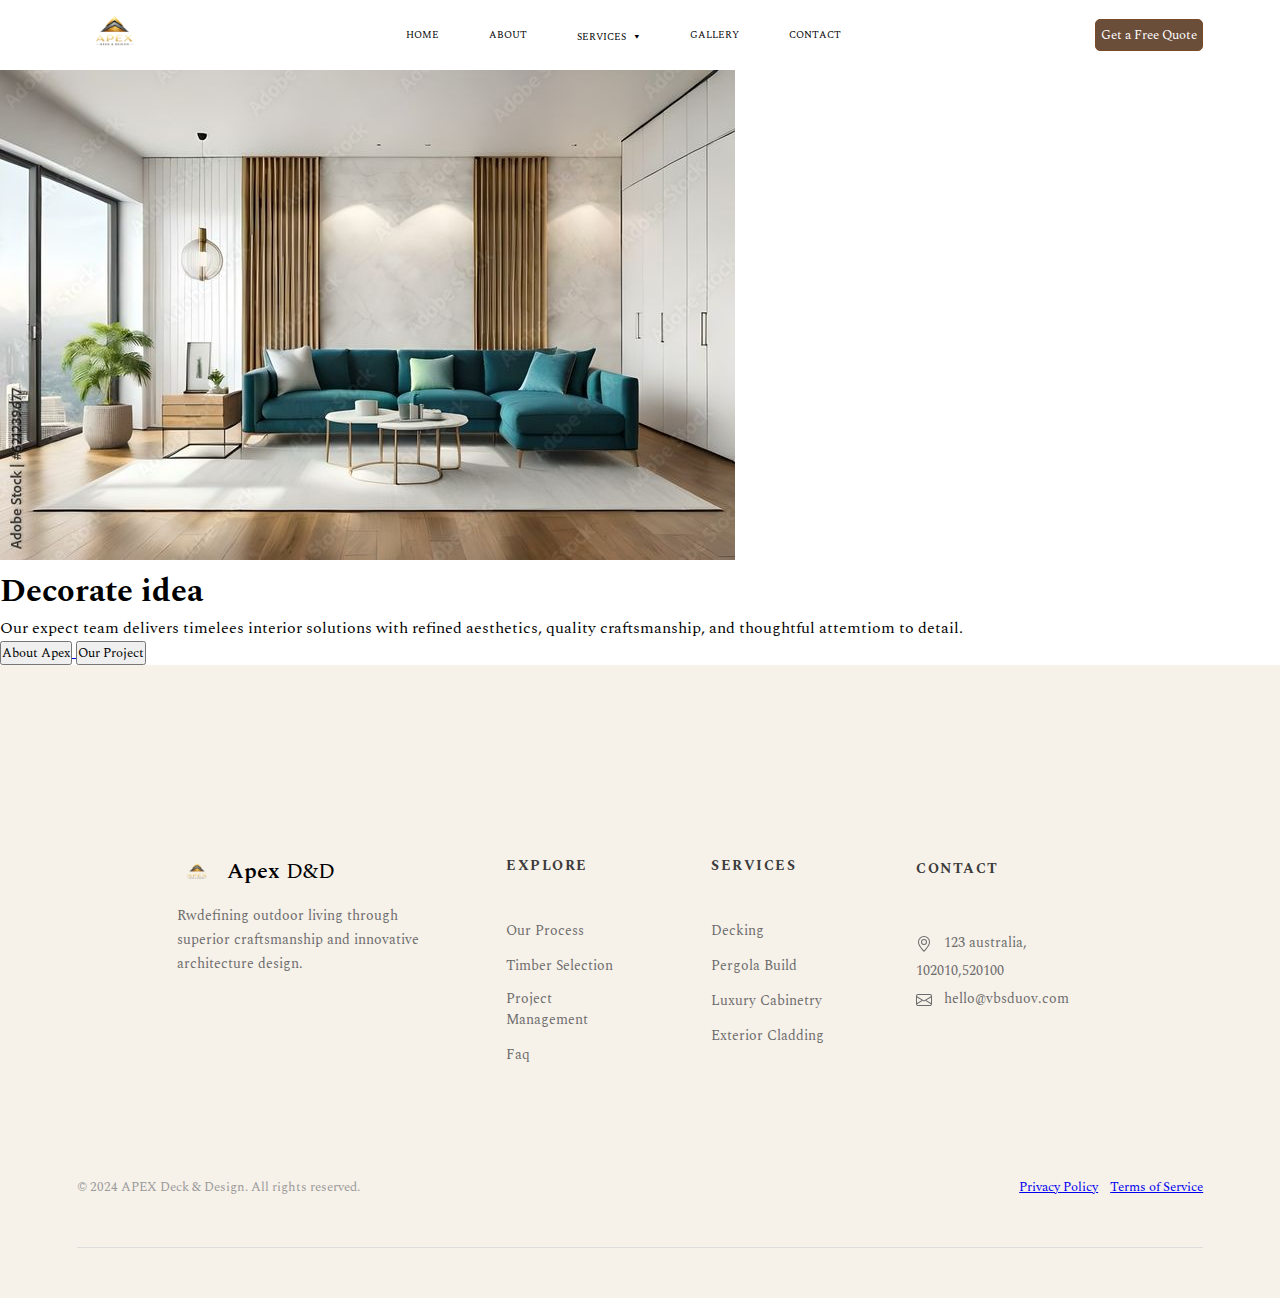
<file: contact page/index.html>
<!DOCTYPE html>
<html lang="en">

<head>
    <meta charset="UTF-8">
    <meta name="viewport" content="width=device-width, initial-scale=1.0">
    <title>Document</title>
    <link rel="stylesheet" href="index.css">
</head>

<body>
    <header class="main-header">
        <div class="logo">
            <img src="logo.png" alt="logo">
        </div>
        <nav class="nav-links" id="navLinks">
            <a href="/Apex design/Home page/index.html">HOME</a>
            <a href="/Apex design/About page/index.html">ABOUT</a>
            <div class="nav-dropdown">
                <a href="/Apex design/services page/index.html" class="drop-btn">
                    SERVICES <span class="arrow">▾</span>
                </a>
                <div class="dropdown-menu">
                    <a href="/Apex design/Decking services/index.html">Decking</a>
                    <a href="/Apex design/cladding page/index.html">Cladding</a>
                    <a href="/Apex design/peragola page/index.html">Peragola Installation</a>
                    <a href="#">Renovation</a>
                </div>
            </div>
            <a href="/Apex design/Project Gallery Showcase/index.html">GALLERY</a>
            <a href="#">CONTACT</a>
        </nav>
        <button class="quote-btn">Get a Free Quote</button>
        <div class="menu-toggle" id="menuToggle">
            <span></span>
            <span></span>
            <span></span>
        </div>
    </header>
    <section class="hero-section">
        <img src="hero-section-img.png" alt="">
        <h1>Decorate idea</h1>
        <p>Our expect team delivers timelees interior solutions with refined aesthetics, quality craftsmanship, and
            thoughtful attemtiom to detail.</p>
        <div class="btn-flex-hero">
            <a href="/Apex design/About page/index.html"> <button>About Apex</button>
            </a>
            <a href="/Apex design/services page/index.html"><button>Our Project</button>
            </a>
        </div>
    </section>
    <footer>
        <div class="footer">
            <div>
                <div>
                    <img src="logo.png" alt="" />
                    <h2>Apex <span>D&D</span></h2>
                </div>
                <p>
                    Rwdefining outdoor living through superior craftsmanship and
                    innovative architecture design.
                </p>
            </div>
            <div>
                <h3>EXPLORE</h3>
                <br />
                <a href="">Our Process</a> <br />
                <a href="">Timber Selection</a> <br />
                <a href="">Project Management</a> <br />
                <a href="">Faq</a>
            </div>
            <div>
                <h3>SERVICES</h3>
                <br />
                <a href="">Decking</a> <br />
                <a href="">Pergola Build</a> <br />
                <a href="">Luxury Cabinetry</a> <br />
                <a href="">Exterior Cladding </a>
            </div>
            <div>
                <h3>CONTACT</h3>
                <br />
                <svg xmlns="http://www.w3.org/2000/svg" width="16" height="16" fill="currentColor" class="bi bi-geo-alt"
                    viewBox="0 0 16 16">
                    <path
                        d="M12.166 8.94c-.524 1.062-1.234 2.12-1.96 3.07A32 32 0 0 1 8 14.58a32 32 0 0 1-2.206-2.57c-.726-.95-1.436-2.008-1.96-3.07C3.304 7.867 3 6.862 3 6a5 5 0 0 1 10 0c0 .862-.305 1.867-.834 2.94M8 16s6-5.686 6-10A6 6 0 0 0 2 6c0 4.314 6 10 6 10" />
                    <path d="M8 8a2 2 0 1 1 0-4 2 2 0 0 1 0 4m0 1a3 3 0 1 0 0-6 3 3 0 0 0 0 6" />
                </svg>
                123 australia, 102010,520100 <br />
                <svg xmlns="http://www.w3.org/2000/svg" width="16" height="16" fill="currentColor"
                    class="bi bi-envelope" viewBox="0 0 16 16">
                    <path
                        d="M0 4a2 2 0 0 1 2-2h12a2 2 0 0 1 2 2v8a2 2 0 0 1-2 2H2a2 2 0 0 1-2-2zm2-1a1 1 0 0 0-1 1v.217l7 4.2 7-4.2V4a1 1 0 0 0-1-1zm13 2.383-4.708 2.825L15 11.105zm-.034 6.876-5.64-3.471L8 9.583l-1.326-.795-5.64 3.47A1 1 0 0 0 2 13h12a1 1 0 0 0 .966-.741M1 11.105l4.708-2.897L1 5.383z" />
                </svg>
                hello@vbsduov.com
            </div>
        </div>
        <div class="footer-bottom">
            <p>© 2024 APEX Deck & Design. All rights reserved.</p>
            <p>
                <a href="#">Privacy Policy</a> &nbsp;&nbsp;
                <a href="#">Terms of Service</a>
            </p>
        </div>
    </footer>
    <script src="index.js"></script>
</body>

</html>
</file>
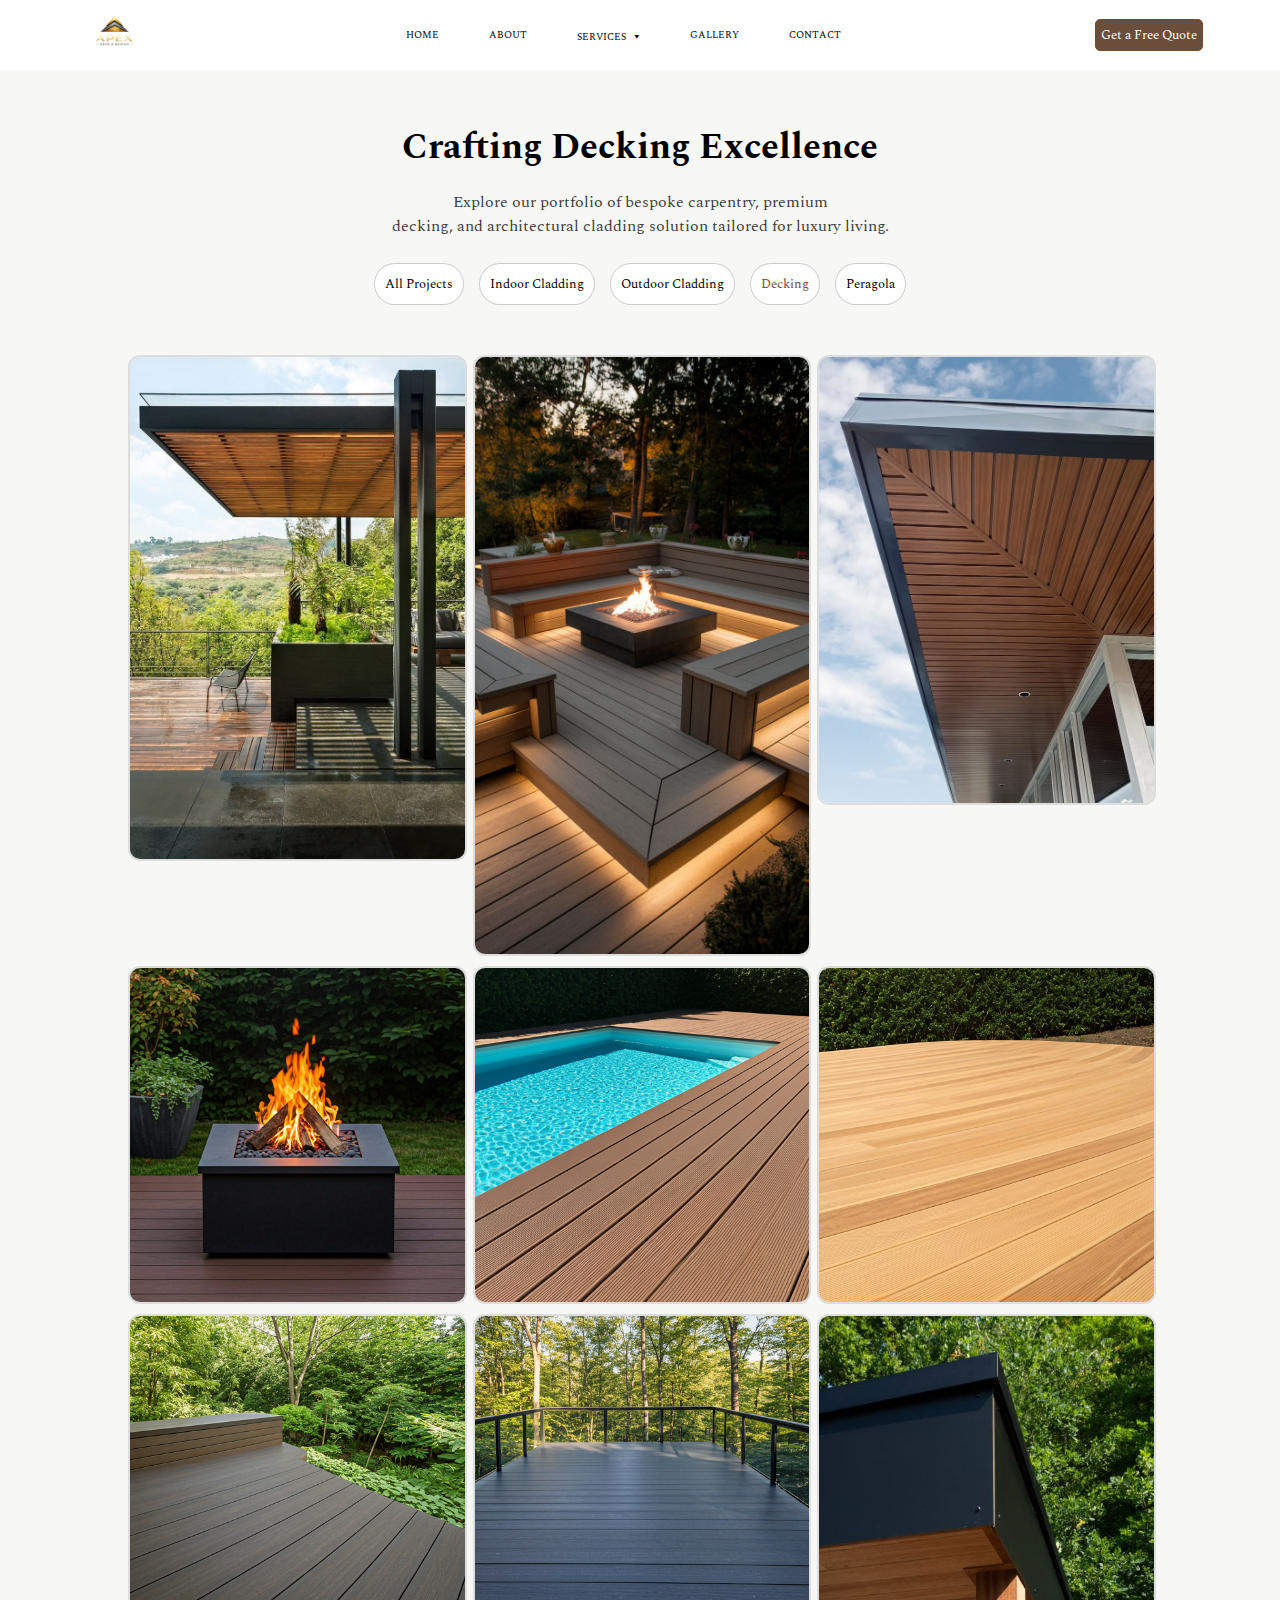
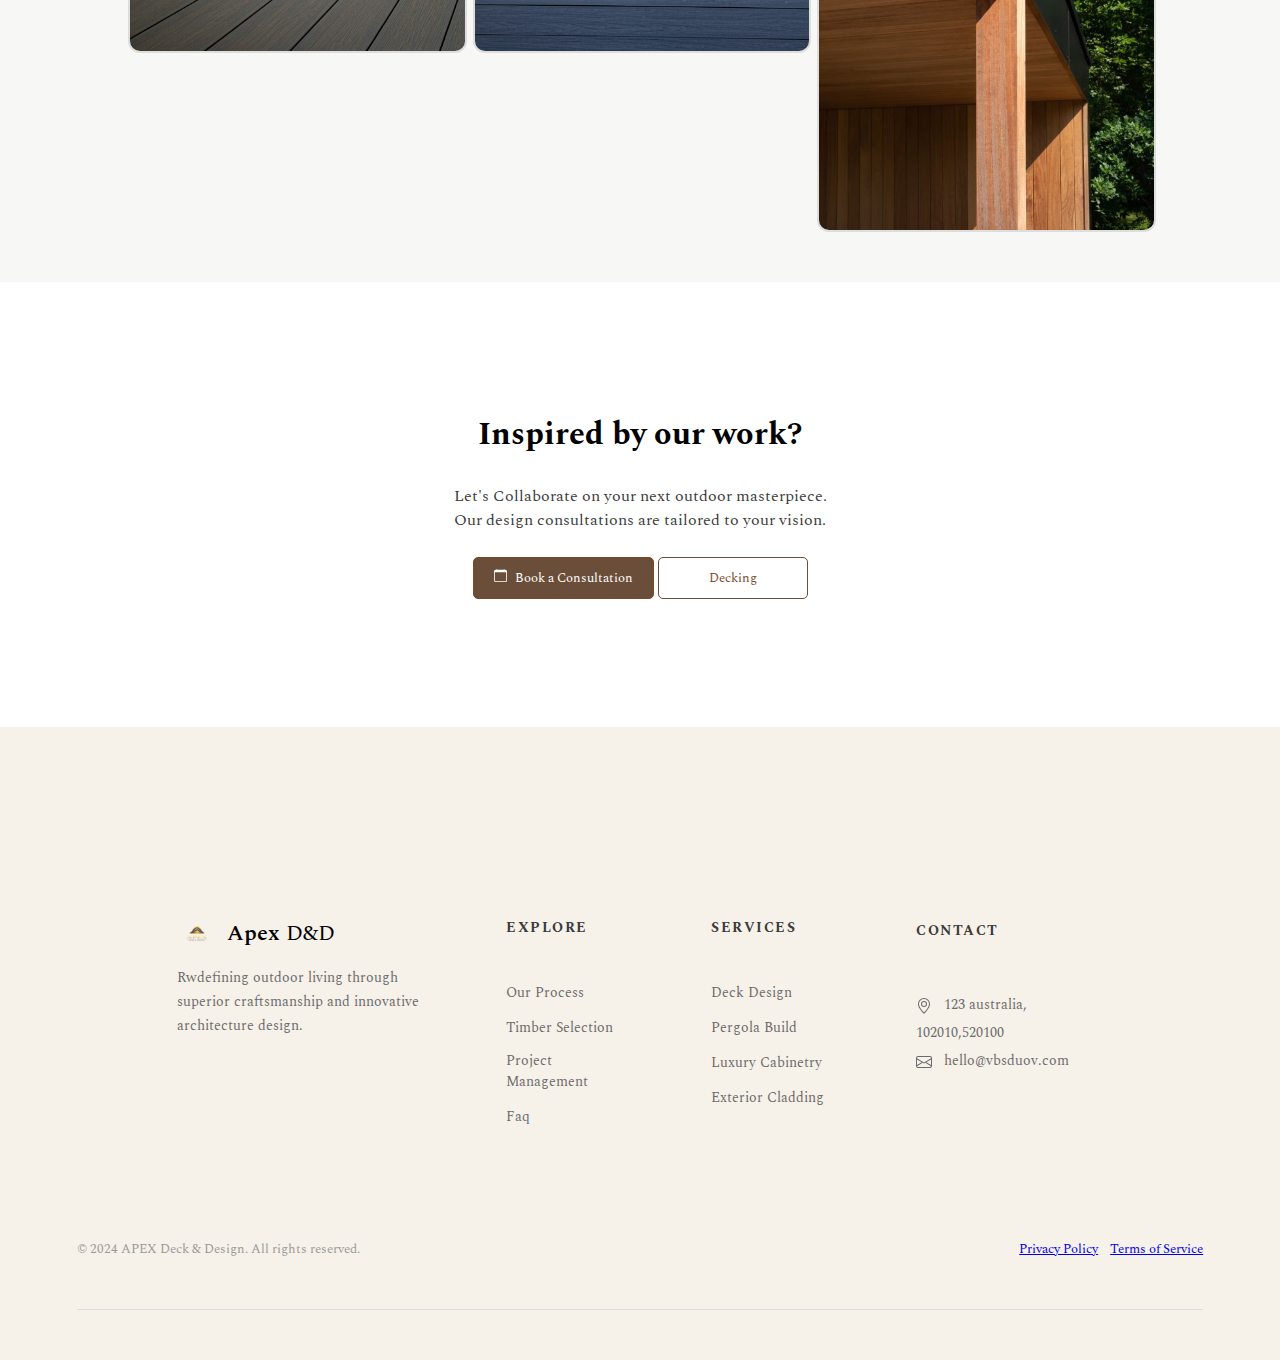
<file: Decking gallery page/index.html>
<!DOCTYPE html>
<html lang="en">

<head>
    <meta charset="UTF-8">
    <meta name="viewport" content="width=device-width, initial-scale=1.0">
    <title>Document</title>
    <link rel="stylesheet" href="index.css">
</head>

<body>
    <header class="main-header">
        <div class="logo">
            <img src="logo.png" alt="logo">
        </div>
        <nav class="nav-links" id="navLinks">
            <a href="/Apex design/Home page/index.html">HOME</a>
            <a href="/Apex design/About page/index.html">ABOUT</a>
            <div class="nav-dropdown">
                <a href="/Apex design/services page/index.html" class="drop-btn">
                    SERVICES <span class="arrow">▾</span>
                </a>
                <div class="dropdown-menu">
                    <a href="/Apex design/Decking services/index.html">Decking</a>
                    <a href="/Apex design/cladding page/index.html">Cladding</a>
                    <a href="/Apex design/peragola page/index.html">Peragola Installation</a>
                    <a href="#">Renovation</a>
                </div>
            </div>
            <a href="/Apex design/Project Gallery Showcase/index.html">GALLERY</a>
            <a href="#">CONTACT</a>
        </nav>
        <button class="quote-btn">Get a Free Quote</button>
        <div class="menu-toggle" id="menuToggle">
            <span></span>
            <span></span>
            <span></span>
        </div>
    </header>
    <section class="background">
        <section class="gallery-preview">
            <div class="gallery-contant-head">
                <h1>Crafting Decking Excellence</h1>
                <p>Explore our portfolio of bespoke carpentry, premium <br>decking, and architectural cladding solution
                    tailored
                    for luxury living. </p>
                <div>
                    <a href="/Apex design/Project Gallery Showcase/index.html"> <button>All Projects</button>
                    </a>
                    <a href="/Apex design/indoor cladding gallery/index.html"> <button>Indoor Cladding</button>
                    </a>
                    <a href="/Apex design/outdoor cladding gallery/index.html"> <button>Outdoor
                            Cladding</button>
                    </a>
                    <a href="/Apex design/outdoor cladding gallery/index.html"> <button class="livebtn">Decking</button>
                    </a>
                    <a href="/Apex design/Peragola gallery page/index.html"> <button>Peragola</button>
                    </a>
                </div>
            </div>
            <div class="project-gallery">
                <div class="card">
                    <img src="gallery-grid-img-1.png" alt="">
                </div>
                <div class="card">
                    <img src="gallery-grid-img-2.png" alt="">
                </div>
                <div class="card">
                    <img src="gallery-grid-img-3.png" alt="">
                </div>
                <div class="card">
                    <img src="gallery-grid-img-4.png" alt="">
                </div>
                <div class="card">
                    <img src="gallery-grid-img-5.png" alt="">
                </div>
                <div class="card">
                    <img src="gallery-grid-img-6.png" alt="">
                </div>
                <div class="card">
                    <img src="gallery-grid-img-7.png" alt="">
                </div>
                <div class="card">
                    <img src="gallery-grid-img-8.png" alt="">
                </div>
                <div class="card">
                    <img src="gallery-grid-img-9.png" alt="">
                </div>
            </div>
        </section>
        <section class="last-banner">
            <div>
                <h1>Inspired by our work?</h1>
                <p>Let's Collaborate on your next outdoor masterpiece. <br>Our design consultations are tailored to your
                    vision.
                </p>
                <button><svg xmlns="http://www.w3.org/2000/svg" width="13" height="13" fill="currentColor"
                        class="bi bi-calendar" viewBox="0 0 16 16">
                        <path
                            d="M3.5 0a.5.5 0 0 1 .5.5V1h8V.5a.5.5 0 0 1 1 0V1h1a2 2 0 0 1 2 2v11a2 2 0 0 1-2 2H2a2 2 0 0 1-2-2V3a2 2 0 0 1 2-2h1V.5a.5.5 0 0 1 .5-.5M1 4v10a1 1 0 0 0 1 1h12a1 1 0 0 0 1-1V4z" />
                    </svg> Book a Consultation</button>
                <button>Decking</button>
            </div>
        </section>
    </section>
    <footer>
        <div class="footer">
            <div>
                <div>
                    <img src="logo.png" alt="" />
                    <h2>Apex <span>D&D</span></h2>
                </div>
                <p>
                    Rwdefining outdoor living through superior craftsmanship and
                    innovative architecture design.
                </p>
            </div>
            <div>
                <h3>EXPLORE</h3>
                <br />
                <a href="">Our Process</a> <br />
                <a href="">Timber Selection</a> <br />
                <a href="">Project Management</a> <br />
                <a href="">Faq</a>
            </div>
            <div>
                <h3>SERVICES</h3>
                <br />
                <a href="">Deck Design</a> <br />
                <a href="">Pergola Build</a> <br />
                <a href="">Luxury Cabinetry</a> <br />
                <a href="">Exterior Cladding </a>
            </div>
            <div>
                <h3>CONTACT</h3>
                <br />
                <svg xmlns="http://www.w3.org/2000/svg" width="16" height="16" fill="currentColor" class="bi bi-geo-alt"
                    viewBox="0 0 16 16">
                    <path
                        d="M12.166 8.94c-.524 1.062-1.234 2.12-1.96 3.07A32 32 0 0 1 8 14.58a32 32 0 0 1-2.206-2.57c-.726-.95-1.436-2.008-1.96-3.07C3.304 7.867 3 6.862 3 6a5 5 0 0 1 10 0c0 .862-.305 1.867-.834 2.94M8 16s6-5.686 6-10A6 6 0 0 0 2 6c0 4.314 6 10 6 10" />
                    <path d="M8 8a2 2 0 1 1 0-4 2 2 0 0 1 0 4m0 1a3 3 0 1 0 0-6 3 3 0 0 0 0 6" />
                </svg>
                123 australia, 102010,520100 <br />
                <svg xmlns="http://www.w3.org/2000/svg" width="16" height="16" fill="currentColor"
                    class="bi bi-envelope" viewBox="0 0 16 16">
                    <path
                        d="M0 4a2 2 0 0 1 2-2h12a2 2 0 0 1 2 2v8a2 2 0 0 1-2 2H2a2 2 0 0 1-2-2zm2-1a1 1 0 0 0-1 1v.217l7 4.2 7-4.2V4a1 1 0 0 0-1-1zm13 2.383-4.708 2.825L15 11.105zm-.034 6.876-5.64-3.471L8 9.583l-1.326-.795-5.64 3.47A1 1 0 0 0 2 13h12a1 1 0 0 0 .966-.741M1 11.105l4.708-2.897L1 5.383z" />
                </svg>
                hello@vbsduov.com
            </div>
        </div>
        <div class="footer-bottom">
            <p>© 2024 APEX Deck & Design. All rights reserved.</p>
            <p>
                <a href="#">Privacy Policy</a> &nbsp;&nbsp;
                <a href="#">Terms of Service</a>
            </p>
        </div>
    </footer>
    <script src="index.js"></script>
</body>

</html>
</file>
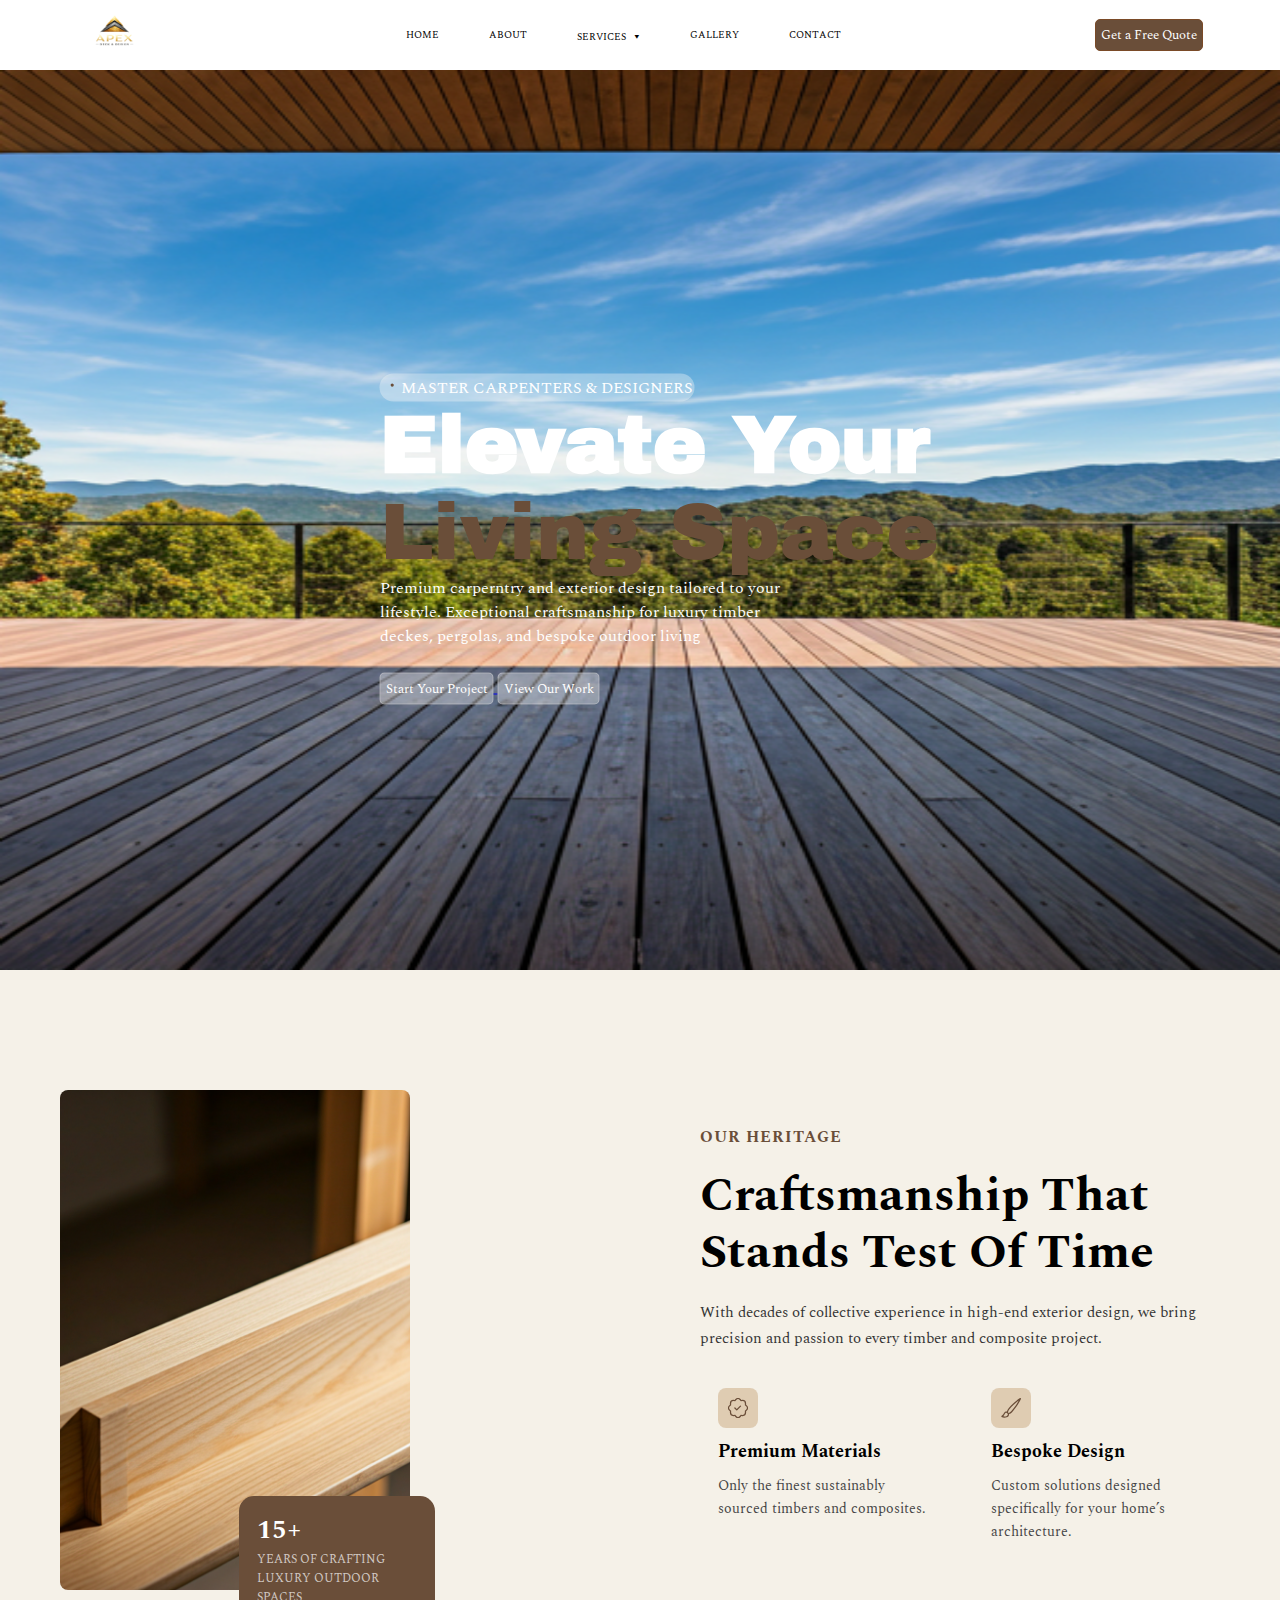
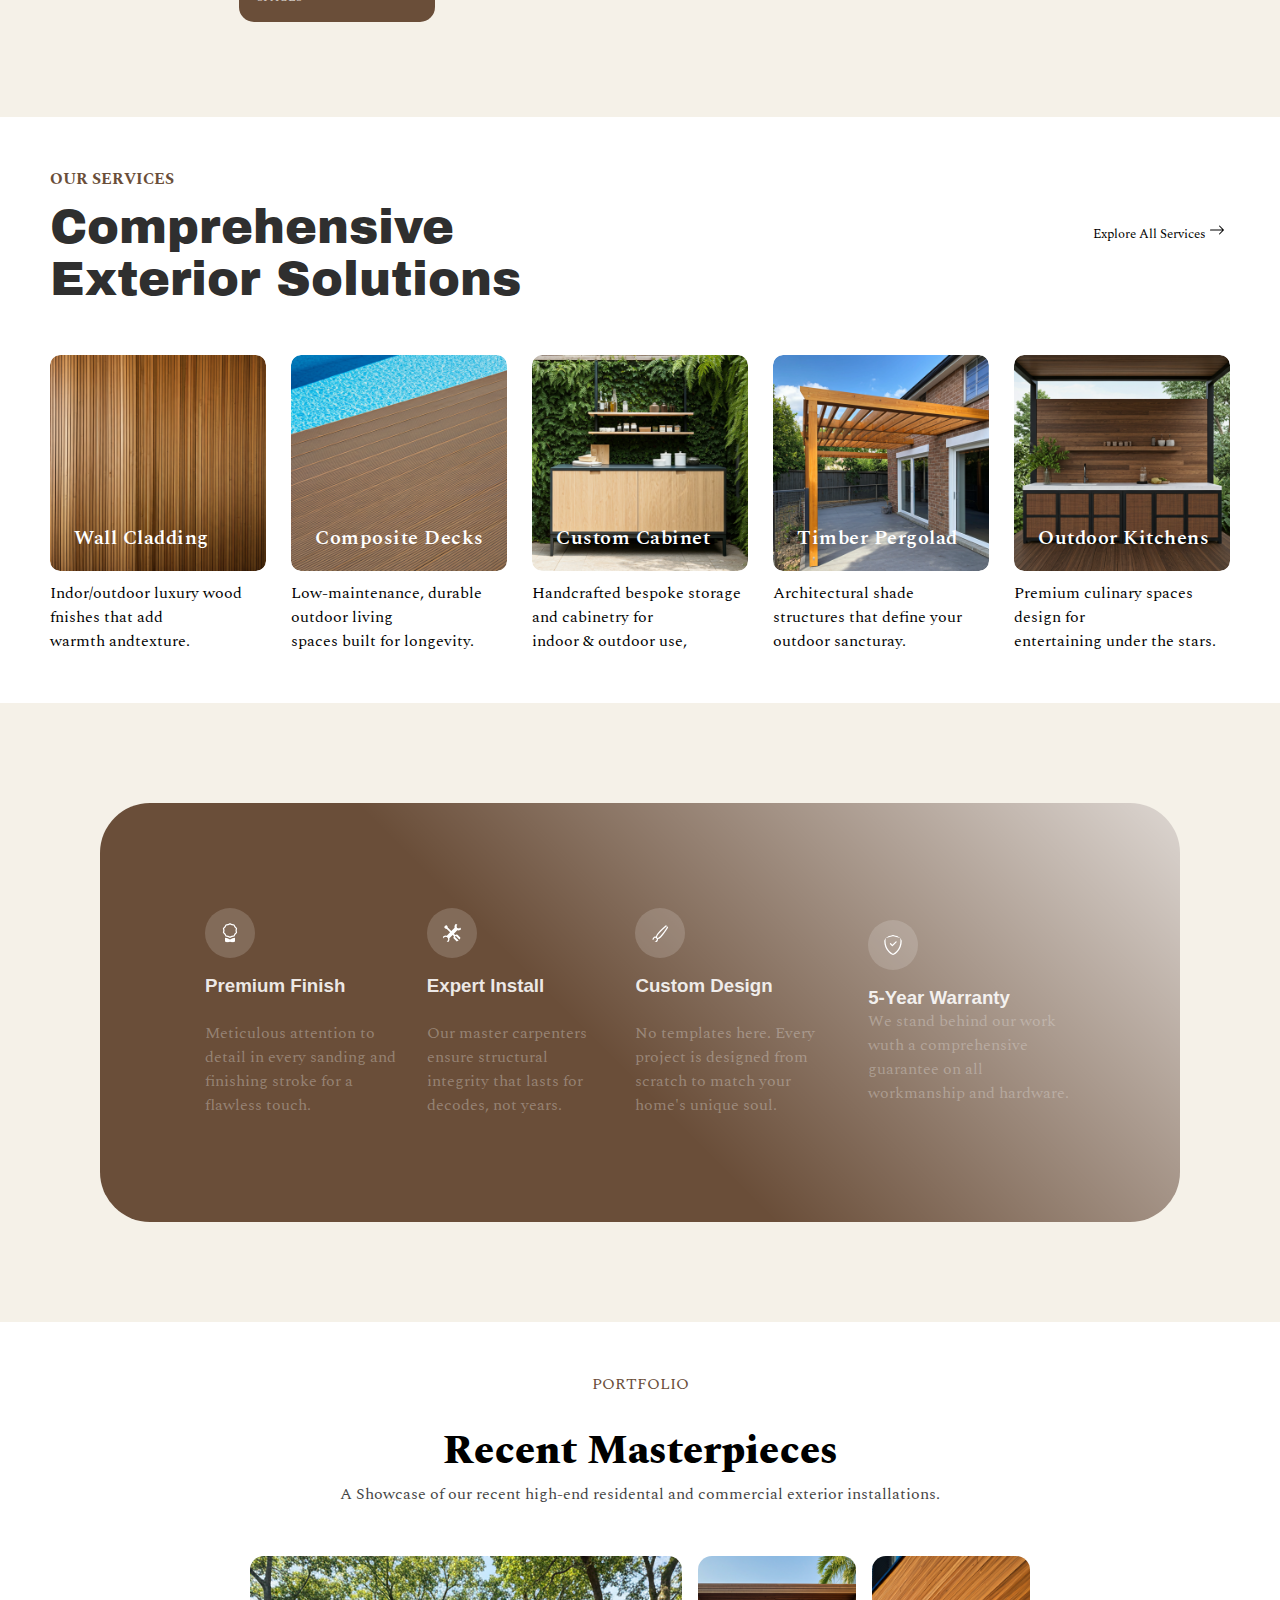
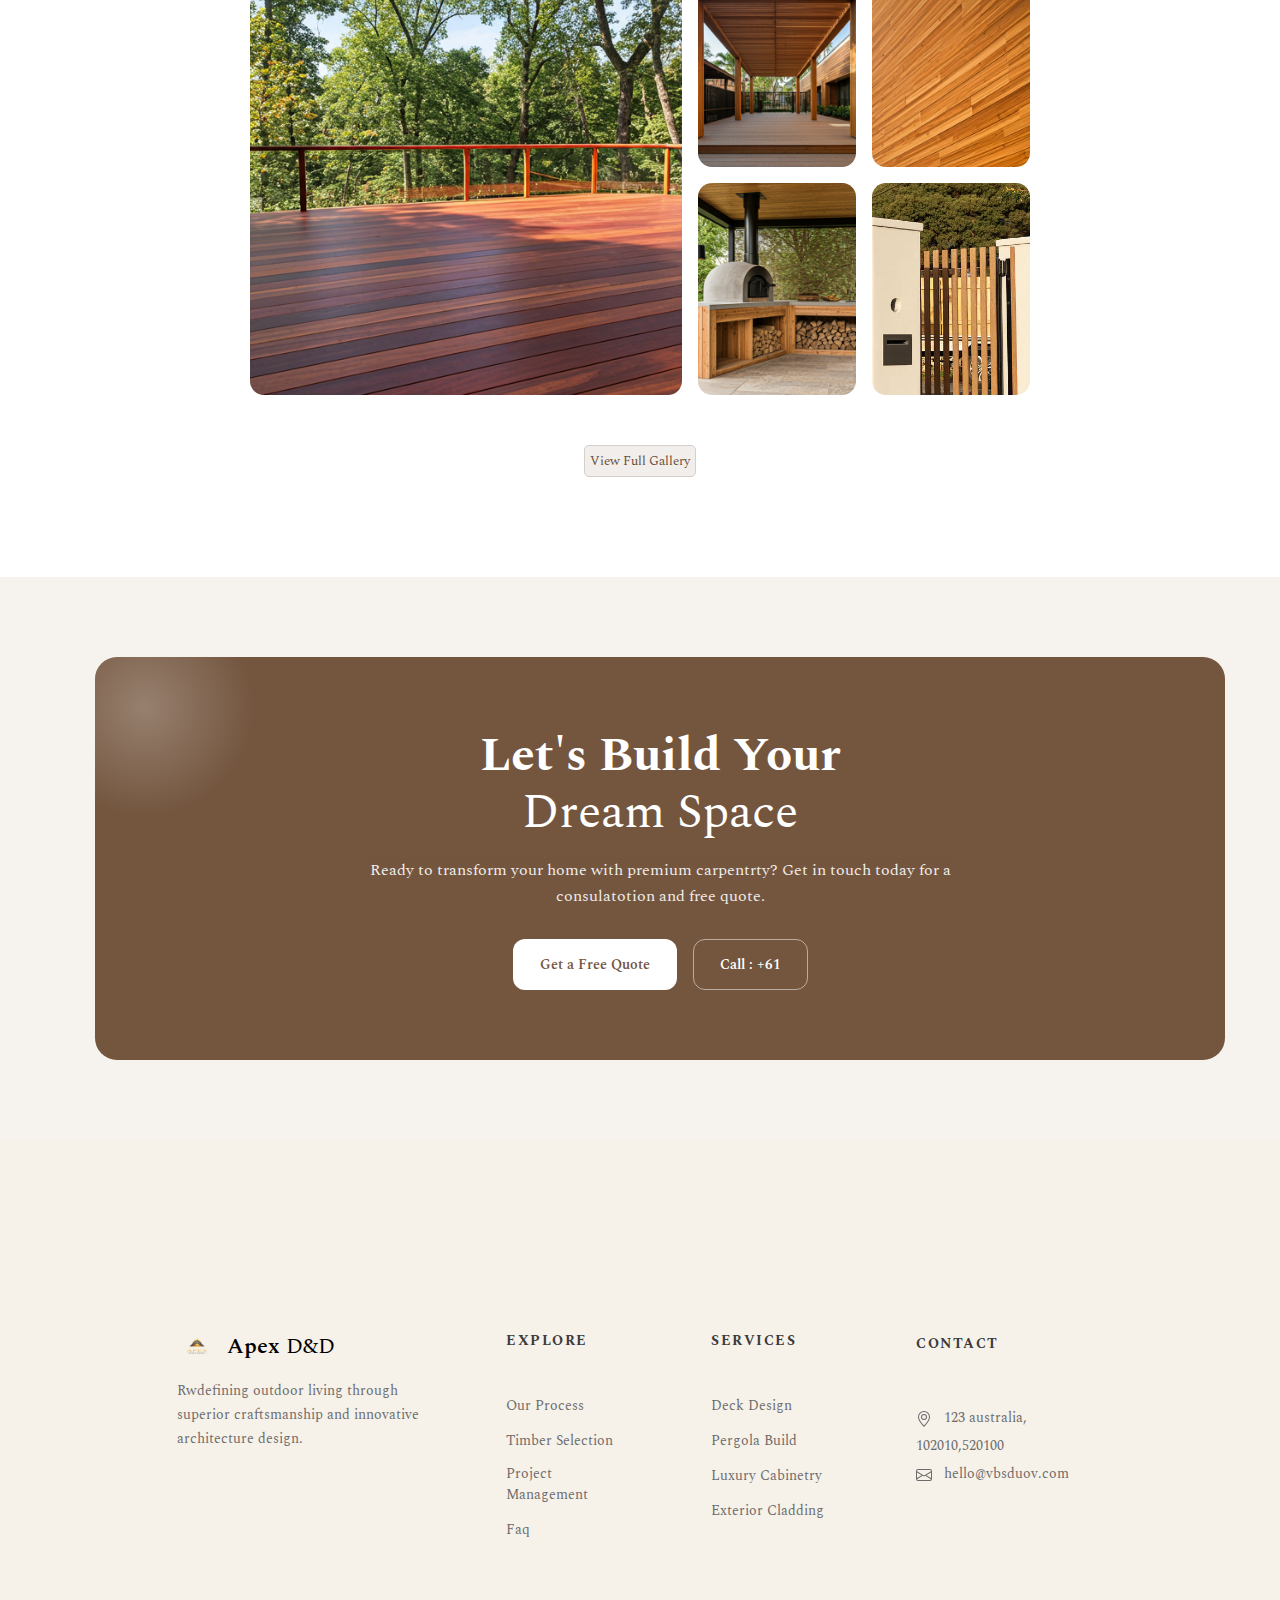
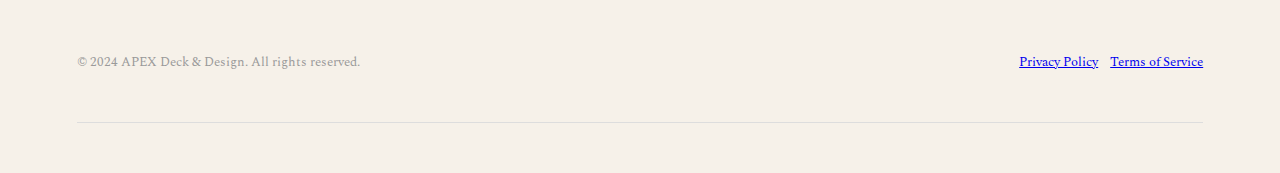
<file: Home page/index.html>
<!doctype html>
<html lang="en">

<head>
    <meta charset="UTF-8" />
    <meta name="viewport" content="width=device-width, initial-scale=1.0" />
    <title>Apex deck desk</title>
    <link rel="stylesheet" href="index.css" />
    <link href="https://fonts.googleapis.com/css2?family=EB+Garamond:wght@400;500;600;700&display=swap"
        rel="stylesheet" />
    <link rel="preconnect" href="https://fonts.googleapis.com">
    <link rel="preconnect" href="https://fonts.gstatic.com" crossorigin>
    <link
        href="https://fonts.googleapis.com/css2?family=Archivo+Black&family=Boldonse&family=Bungee&family=Changa+One:ital@0;1&family=Spectral:ital,wght@0,200;0,300;0,400;0,500;0,600;0,700;0,800;1,200;1,300;1,400;1,500;1,600;1,700;1,800&family=TASA+Explorer:wght@400..800&display=swap"
        rel="stylesheet">
</head>

<body>
    <header class="main-header">
        <div class="logo">
            <img src="logo.png" alt="logo">
        </div>
        <nav class="nav-links" id="navLinks">
            <a href="/Apex design/Home page/index.html">HOME</a>
            <a href="/Apex design/About page/index.html">ABOUT</a>
            <div class="nav-dropdown">
                <a href="/Apex design/services page/index.html" class="drop-btn">
                    SERVICES <span class="arrow">▾</span>
                </a>
                <div class="dropdown-menu">
                    <a href="/Apex design/Decking services/index.html">Decking</a>
                    <a href="/Apex design/cladding page/index.html">Cladding</a>
                    <a href="/Apex design/peragola page/index.html">Peragola Installation</a>
                    <a href="#">Renovation</a>
                </div>
            </div>
            <a href="/Apex design/Project Gallery Showcase/index.html">GALLERY</a>
            <a href="#">CONTACT</a>
        </nav>
        <button class="quote-btn">Get a Free Quote</button>
        <div class="menu-toggle" id="menuToggle">
            <span></span>
            <span></span>
            <span></span>
        </div>
    </header>
    <section class="hero-section">
        <div>
            <img src="hero main img.png" alt="" />
            <div>
                <p class="hero-subtital">
                    <svg xmlns="http://www.w3.org/2000/svg" width="15" height="16" fill="#6a4e39" class="bi bi-dot"
                        viewBox="0 0 10 15">
                        <path d="M8 9.5a1.5 1.5 0 1 0 0-3 1.5 1.5 0 0 0 0 3" />
                    </svg>
                    MASTER CARPENTERS & DESIGNERS
                </p>
                <h1>Elevate Your <br /><span>Living Space</span></h1>
                <p>
                    Premium carperntry and exterior design tailored to your <br />
                    lifestyle. Exceptional craftsmanship for luxury timber <br />deckes,
                    pergolas, and bespoke outdoor living
                </p>
                <a href="/Apex design/contact page/index.html"> <button>Start Your Project</button>
                </a>
                <a href="/Apex design/About page/index.html"> <button>View Our Work</button>
                </a>
            </div>
        </div>
    </section>
    <section class="about-preview-section">
        <div class="about-wrapper">
            <div class="set-img">
                <img src="About preview img.png" alt="About Preview" />
                <div class="behind-about-preview-img">
                    <h3>15+</h3>
                    <p>YEARS OF CRAFTING LUXURY OUTDOOR SPACES</p>
                </div>
            </div>

            <div class="right-side-about-preview-section">
                <span>OUR HERITAGE</span>
                <h1>Craftsmanship That Stands Test Of Time</h1>
                <p>
                    With decades of collective experience in high-end exterior design,
                    we bring precision and passion to every timber and composite
                    project.
                </p>
                <div class="preview-haritage-wrapper">
                    <div class="preview-haritage">
                        <div class="icon-box">
                            <svg xmlns="http://www.w3.org/2000/svg" width="20" height="20" fill="#6a4e39"
                                class="bi bi-patch-check" viewBox="0 0 16 16">
                                <path fill-rule="evenodd"
                                    d="M10.354 6.146a.5.5 0 0 1 0 .708l-3 3a.5.5 0 0 1-.708 0l-1.5-1.5a.5.5 0 1 1 .708-.708L7 8.793l2.646-2.647a.5.5 0 0 1 .708 0" />
                                <path
                                    d="m10.273 2.513-.921-.944.715-.698.622.637.89-.011a2.89 2.89 0 0 1 2.924 2.924l-.01.89.636.622a2.89 2.89 0 0 1 0 4.134l-.637.622.011.89a2.89 2.89 0 0 1-2.924 2.924l-.89-.01-.622.636a2.89 2.89 0 0 1-4.134 0l-.622-.637-.89.011a2.89 2.89 0 0 1-2.924-2.924l.01-.89-.636-.622a2.89 2.89 0 0 1 0-4.134l.637-.622-.011-.89a2.89 2.89 0 0 1 2.924-2.924l.89.01.622-.636a2.89 2.89 0 0 1 4.134 0l-.715.698a1.89 1.89 0 0 0-2.704 0l-.92.944-1.32-.016a1.89 1.89 0 0 0-1.911 1.912l.016 1.318-.944.921a1.89 1.89 0 0 0 0 2.704l.944.92-.016 1.32a1.89 1.89 0 0 0 1.912 1.911l1.318-.016.921.944a1.89 1.89 0 0 0 2.704 0l.92-.944 1.32.016a1.89 1.89 0 0 0 1.911-1.912l-.016-1.318.944-.921a1.89 1.89 0 0 0 0-2.704l-.944-.92.016-1.32a1.89 1.89 0 0 0-1.912-1.911z" />
                            </svg>
                        </div>
                        <h2>Premium Materials</h2>
                        <p>Only the finest sustainably sourced timbers and composites.</p>
                    </div>

                    <div class="preview-haritage">
                        <div class="icon-box">
                            <svg xmlns="http://www.w3.org/2000/svg" width="20" height="20" fill="#6a4e39"
                                class="bi bi-brush" viewBox="0 0 16 16">
                                <path
                                    d="M15.825.12a.5.5 0 0 1 .132.584c-1.53 3.43-4.743 8.17-7.095 10.64a6.1 6.1 0 0 1-2.373 1.534c-.018.227-.06.538-.16.868-.201.659-.667 1.479-1.708 1.74a8.1 8.1 0 0 1-3.078.132 4 4 0 0 1-.562-.135 1.4 1.4 0 0 1-.466-.247.7.7 0 0 1-.204-.288.62.62 0 0 1 .004-.443c.095-.245.316-.38.461-.452.394-.197.625-.453.867-.826.095-.144.184-.297.287-.472l.117-.198c.151-.255.326-.54.546-.848.528-.739 1.201-.925 1.746-.896q.19.012.348.048c.062-.172.142-.38.238-.608.261-.619.658-1.419 1.187-2.069 2.176-2.67 6.18-6.206 9.117-8.104a.5.5 0 0 1 .596.04M4.705 11.912a1.2 1.2 0 0 0-.419-.1c-.246-.013-.573.05-.879.479-.197.275-.355.532-.5.777l-.105.177c-.106.181-.213.362-.32.528a3.4 3.4 0 0 1-.76.861c.69.112 1.736.111 2.657-.12.559-.139.843-.569.993-1.06a3 3 0 0 0 .126-.75zm1.44.026c.12-.04.277-.1.458-.183a5.1 5.1 0 0 0 1.535-1.1c1.9-1.996 4.412-5.57 6.052-8.631-2.59 1.927-5.566 4.66-7.302 6.792-.442.543-.795 1.243-1.042 1.826-.121.288-.214.54-.275.72v.001l.575.575zm-4.973 3.04.007-.005zm3.582-3.043.002.001h-.002z" />
                            </svg>
                        </div>
                        <h2>Bespoke Design</h2>
                        <p>
                            Custom solutions designed specifically for your home’s
                            architecture.
                        </p>
                    </div>
                </div>
            </div>
        </div>
    </section>
    <section class="services-overview-section">
        <div>
            <div class="services-overview-section-head">
                <div>
                    <span>OUR SERVICES</span>
                    <h1>Comprehensive <br>Exterior Solutions</h1>
                </div>
                <a href="/Apex design/services page/index.html"> <button>
                        Explore All Services
                        <svg xmlns="http://www.w3.org/2000/svg" width="16" height="16" fill="currentColor"
                            class="bi bi-arrow-right" viewBox="0 0 16 16">
                            <path fill-rule="evenodd"
                                d="M1 8a.5.5 0 0 1 .5-.5h11.793l-3.147-3.146a.5.5 0 0 1 .708-.708l4 4a.5.5 0 0 1 0 .708l-4 4a.5.5 0 0 1-.708-.708L13.293 8.5H1.5A.5.5 0 0 1 1 8" />
                        </svg>
                    </button></a>
            </div>
            <div class="services-overview-section-flex-img">
                <div class="services-img-div">
                    <div class="img-box">
                        <img src="component1.png" alt="" />
                        <p class="img-text">Wall Cladding</p>
                    </div>
                    <p>
                        Indor/outdoor luxury wood fnishes that add <br> warmth andtexture.
                    </p>
                </div>
                <div class="services-img-div">
                    <div class="img-box">
                        <img src="component2.png" alt="" />
                        <p class="img-text">Composite Decks</p>
                    </div>
                    <p>
                        Low-maintenance, durable outdoor living <br>spaces built for
                        longevity.
                    </p>
                </div>
                <div class="services-img-div">
                    <div class="img-box">
                        <img src="component3.png" alt="" />
                        <p class="img-text">Custom Cabinet</p>
                    </div>
                    <P>
                        Handcrafted bespoke storage and cabinetry for <br>indoor & outdoor
                        use,
                    </P>
                </div>
                <div class="services-img-div">
                    <div class="img-box">
                        <img src="component4.png" alt="" />
                        <p class="img-text">Timber Pergolad</p>
                    </div>
                    <p>
                        Architectural shade structures that define your <br>outdoor sancturay.
                    </p>
                </div>
                <div class="services-img-div">
                    <div class="img-box">
                        <img src="component5.png" alt="" />
                        <p class="img-text">Outdoor Kitchens</p>
                    </div>
                    <p>
                        Premium culinary spaces design for <br>entertaining under the stars.
                    </p>
                </div>
            </div>
        </div>
    </section>
    <section class="why-chose-us-section">
        <div>
            <div class="flex-element-us-section">
                <svg xmlns="http://www.w3.org/2000/svg" width="20" height="20" fill="white" class="bi bi-award"
                    viewBox="0 0 16 16">
                    <path
                        d="M9.669.864 8 0 6.331.864l-1.858.282-.842 1.68-1.337 1.32L2.6 6l-.306 1.854 1.337 1.32.842 1.68 1.858.282L8 12l1.669-.864 1.858-.282.842-1.68 1.337-1.32L13.4 6l.306-1.854-1.337-1.32-.842-1.68zm1.196 1.193.684 1.365 1.086 1.072L12.387 6l.248 1.506-1.086 1.072-.684 1.365-1.51.229L8 10.874l-1.355-.702-1.51-.229-.684-1.365-1.086-1.072L3.614 6l-.25-1.506 1.087-1.072.684-1.365 1.51-.229L8 1.126l1.356.702z" />
                    <path d="M4 11.794V16l4-1 4 1v-4.206l-2.018.306L8 13.126 6.018 12.1z" />
                </svg>
                <br />
                <h3>Premium Finish</h3>
                <br />
                <p>
                    Meticulous attention to detail in every sanding and finishing
                    stroke for a flawless touch.
                </p>
            </div>
            <div class="flex-element-us-section">
                <svg xmlns="http://www.w3.org/2000/svg" width="20" height="20" fill="white" class="bi bi-tools"
                    viewBox="0 0 16 16">
                    <path
                        d="M1 0 0 1l2.2 3.081a1 1 0 0 0 .815.419h.07a1 1 0 0 1 .708.293l2.675 2.675-2.617 2.654A3.003 3.003 0 0 0 0 13a3 3 0 1 0 5.878-.851l2.654-2.617.968.968-.305.914a1 1 0 0 0 .242 1.023l3.27 3.27a.997.997 0 0 0 1.414 0l1.586-1.586a.997.997 0 0 0 0-1.414l-3.27-3.27a1 1 0 0 0-1.023-.242L10.5 9.5l-.96-.96 2.68-2.643A3.005 3.005 0 0 0 16 3q0-.405-.102-.777l-2.14 2.141L12 4l-.364-1.757L13.777.102a3 3 0 0 0-3.675 3.68L7.462 6.46 4.793 3.793a1 1 0 0 1-.293-.707v-.071a1 1 0 0 0-.419-.814zm9.646 10.646a.5.5 0 0 1 .708 0l2.914 2.915a.5.5 0 0 1-.707.707l-2.915-2.914a.5.5 0 0 1 0-.708M3 11l.471.242.529.026.287.445.445.287.026.529L5 13l-.242.471-.026.529-.445.287-.287.445-.529.026L3 15l-.471-.242L2 14.732l-.287-.445L1.268 14l-.026-.529L1 13l.242-.471.026-.529.445-.287.287-.445.529-.026z" />
                </svg>
                <br />
                <h3>Expert Install</h3>
                <br />
                <p>
                    Our master carpenters ensure structural integrity that lasts for
                    decodes, not years.
                </p>
            </div>
            <div class="flex-element-us-section">
                <svg xmlns="http://www.w3.org/2000/svg" width="20" height="20" fill="white" class="bi bi-brush"
                    viewBox="0 0 16 16">
                    <path
                        d="M15.825.12a.5.5 0 0 1 .132.584c-1.53 3.43-4.743 8.17-7.095 10.64a6.1 6.1 0 0 1-2.373 1.534c-.018.227-.06.538-.16.868-.201.659-.667 1.479-1.708 1.74a8.1 8.1 0 0 1-3.078.132 4 4 0 0 1-.562-.135 1.4 1.4 0 0 1-.466-.247.7.7 0 0 1-.204-.288.62.62 0 0 1 .004-.443c.095-.245.316-.38.461-.452.394-.197.625-.453.867-.826.095-.144.184-.297.287-.472l.117-.198c.151-.255.326-.54.546-.848.528-.739 1.201-.925 1.746-.896q.19.012.348.048c.062-.172.142-.38.238-.608.261-.619.658-1.419 1.187-2.069 2.176-2.67 6.18-6.206 9.117-8.104a.5.5 0 0 1 .596.04M4.705 11.912a1.2 1.2 0 0 0-.419-.1c-.246-.013-.573.05-.879.479-.197.275-.355.532-.5.777l-.105.177c-.106.181-.213.362-.32.528a3.4 3.4 0 0 1-.76.861c.69.112 1.736.111 2.657-.12.559-.139.843-.569.993-1.06a3 3 0 0 0 .126-.75zm1.44.026c.12-.04.277-.1.458-.183a5.1 5.1 0 0 0 1.535-1.1c1.9-1.996 4.412-5.57 6.052-8.631-2.59 1.927-5.566 4.66-7.302 6.792-.442.543-.795 1.243-1.042 1.826-.121.288-.214.54-.275.72v.001l.575.575zm-4.973 3.04.007-.005zm3.582-3.043.002.001h-.002z" />
                </svg><br />
                <h3>Custom Design</h3>
                <br />
                <p>
                    No templates here. Every project is designed from scratch to match
                    your home's unique soul.
                </p>
            </div>
            <div class="flex-element-us-section">
                <svg xmlns="http://www.w3.org/2000/svg" width="20" height="20" fill="white" class="bi bi-shield-check"
                    viewBox="0 0 16 16">
                    <path
                        d="M5.338 1.59a61 61 0 0 0-2.837.856.48.48 0 0 0-.328.39c-.554 4.157.726 7.19 2.253 9.188a10.7 10.7 0 0 0 2.287 2.233c.346.244.652.42.893.533q.18.085.293.118a1 1 0 0 0 .101.025 1 1 0 0 0 .1-.025q.114-.034.294-.118c.24-.113.547-.29.893-.533a10.7 10.7 0 0 0 2.287-2.233c1.527-1.997 2.807-5.031 2.253-9.188a.48.48 0 0 0-.328-.39c-.651-.213-1.75-.56-2.837-.855C9.552 1.29 8.531 1.067 8 1.067c-.53 0-1.552.223-2.662.524zM5.072.56C6.157.265 7.31 0 8 0s1.843.265 2.928.56c1.11.3 2.229.655 2.887.87a1.54 1.54 0 0 1 1.044 1.262c.596 4.477-.787 7.795-2.465 9.99a11.8 11.8 0 0 1-2.517 2.453 7 7 0 0 1-1.048.625c-.28.132-.581.24-.829.24s-.548-.108-.829-.24a7 7 0 0 1-1.048-.625 11.8 11.8 0 0 1-2.517-2.453C1.928 10.487.545 7.169 1.141 2.692A1.54 1.54 0 0 1 2.185 1.43 63 63 0 0 1 5.072.56" />
                    <path
                        d="M10.854 5.146a.5.5 0 0 1 0 .708l-3 3a.5.5 0 0 1-.708 0l-1.5-1.5a.5.5 0 1 1 .708-.708L7.5 7.793l2.646-2.647a.5.5 0 0 1 .708 0" />
                </svg>
                <br/>
                <h3>5-Year Warranty</h3>
                <p>
                    We stand behind our work wuth a comprehensive guarantee on all
                    workmanship and hardware.
                </p>
            </div>
        </div>
    </section>
    <section class="project-gallery-preview">
        <div>
            <span>PORTFOLIO</span>
            <h1>Recent Masterpieces</h1>
            <p>
                A Showcase of our recent high-end residental and commercial exterior
                installations.
            </p>
        </div>
        <div class="gallery-grid">
            <div class="gallery-left">
                <img src="gallery-preview-1.png" alt="">
            </div>

            <div class="gallery-right">
                <img src="gallery-preview-2.png" alt="">
                <img src="gallery-preview-3.png" alt="">
                <img src="gallery-preview-4.png" alt="">
                <img src="gallery-preview-5.jpg" alt="">
            </div>
        </div>

        <div class="view-gallery-btn">
            <a href="/Apex design/Project Gallery Showcase/index.html"> <button>View Full Gallery</button>
            </a>
        </div>
    </section>
    <section class="final-cta-banner">
        <div>
            <h1>Let's Build Your <span>Dream Space</span></h1>
            <p>
                Ready to transform your home with premium carpentrty? Get in touch
                today for a consulatotion and free quote.
            </p>
            <div>
                <button>Get a Free Quote</button>
                <button>Call : +61</button>
            </div>
        </div>
    </section>
    <footer>
        <div class="footer">
            <div>
                <div>
                    <img src="logo.png" alt="" />
                    <h2>Apex <span>D&D</span></h2>
                </div>
                <p>
                    Rwdefining outdoor living through superior craftsmanship and
                    innovative architecture design.
                </p>
            </div>
            <div>
                <h3>EXPLORE</h3>
                <br />
                <a href="">Our Process</a> <br />
                <a href="">Timber Selection</a> <br />
                <a href="">Project Management</a> <br />
                <a href="">Faq</a>
            </div>
            <div>
                <h3>SERVICES</h3>
                <br />
                <a href="/Apex design/Decking services/index.html">Deck Design</a> <br />
                <a href="/Apex design/peragola page/index.html">Pergola Build</a> <br />
                <a href="">Luxury Cabinetry</a> <br />
                <a href="/Apex design/cladding page/index.html">Exterior Cladding </a>
            </div>
            <div>
                <h3>CONTACT</h3>
                <br />
                <svg xmlns="http://www.w3.org/2000/svg" width="16" height="16" fill="currentColor" class="bi bi-geo-alt"
                    viewBox="0 0 16 16">
                    <path
                        d="M12.166 8.94c-.524 1.062-1.234 2.12-1.96 3.07A32 32 0 0 1 8 14.58a32 32 0 0 1-2.206-2.57c-.726-.95-1.436-2.008-1.96-3.07C3.304 7.867 3 6.862 3 6a5 5 0 0 1 10 0c0 .862-.305 1.867-.834 2.94M8 16s6-5.686 6-10A6 6 0 0 0 2 6c0 4.314 6 10 6 10" />
                    <path d="M8 8a2 2 0 1 1 0-4 2 2 0 0 1 0 4m0 1a3 3 0 1 0 0-6 3 3 0 0 0 0 6" />
                </svg>
                123 australia, 102010,520100 <br />
                <svg xmlns="http://www.w3.org/2000/svg" width="16" height="16" fill="currentColor"
                    class="bi bi-envelope" viewBox="0 0 16 16">
                    <path
                        d="M0 4a2 2 0 0 1 2-2h12a2 2 0 0 1 2 2v8a2 2 0 0 1-2 2H2a2 2 0 0 1-2-2zm2-1a1 1 0 0 0-1 1v.217l7 4.2 7-4.2V4a1 1 0 0 0-1-1zm13 2.383-4.708 2.825L15 11.105zm-.034 6.876-5.64-3.471L8 9.583l-1.326-.795-5.64 3.47A1 1 0 0 0 2 13h12a1 1 0 0 0 .966-.741M1 11.105l4.708-2.897L1 5.383z" />
                </svg>
                hello@vbsduov.com
            </div>
        </div>
        <div class="footer-bottom">
            <p>© 2024 APEX Deck & Design. All rights reserved.</p>
            <p>
                <a href="#">Privacy Policy</a> &nbsp;&nbsp;
                <a href="#">Terms of Service</a>
            </p>
        </div>
    </footer>
    <script src="index.js"></script>
</body>

</html>
</file>
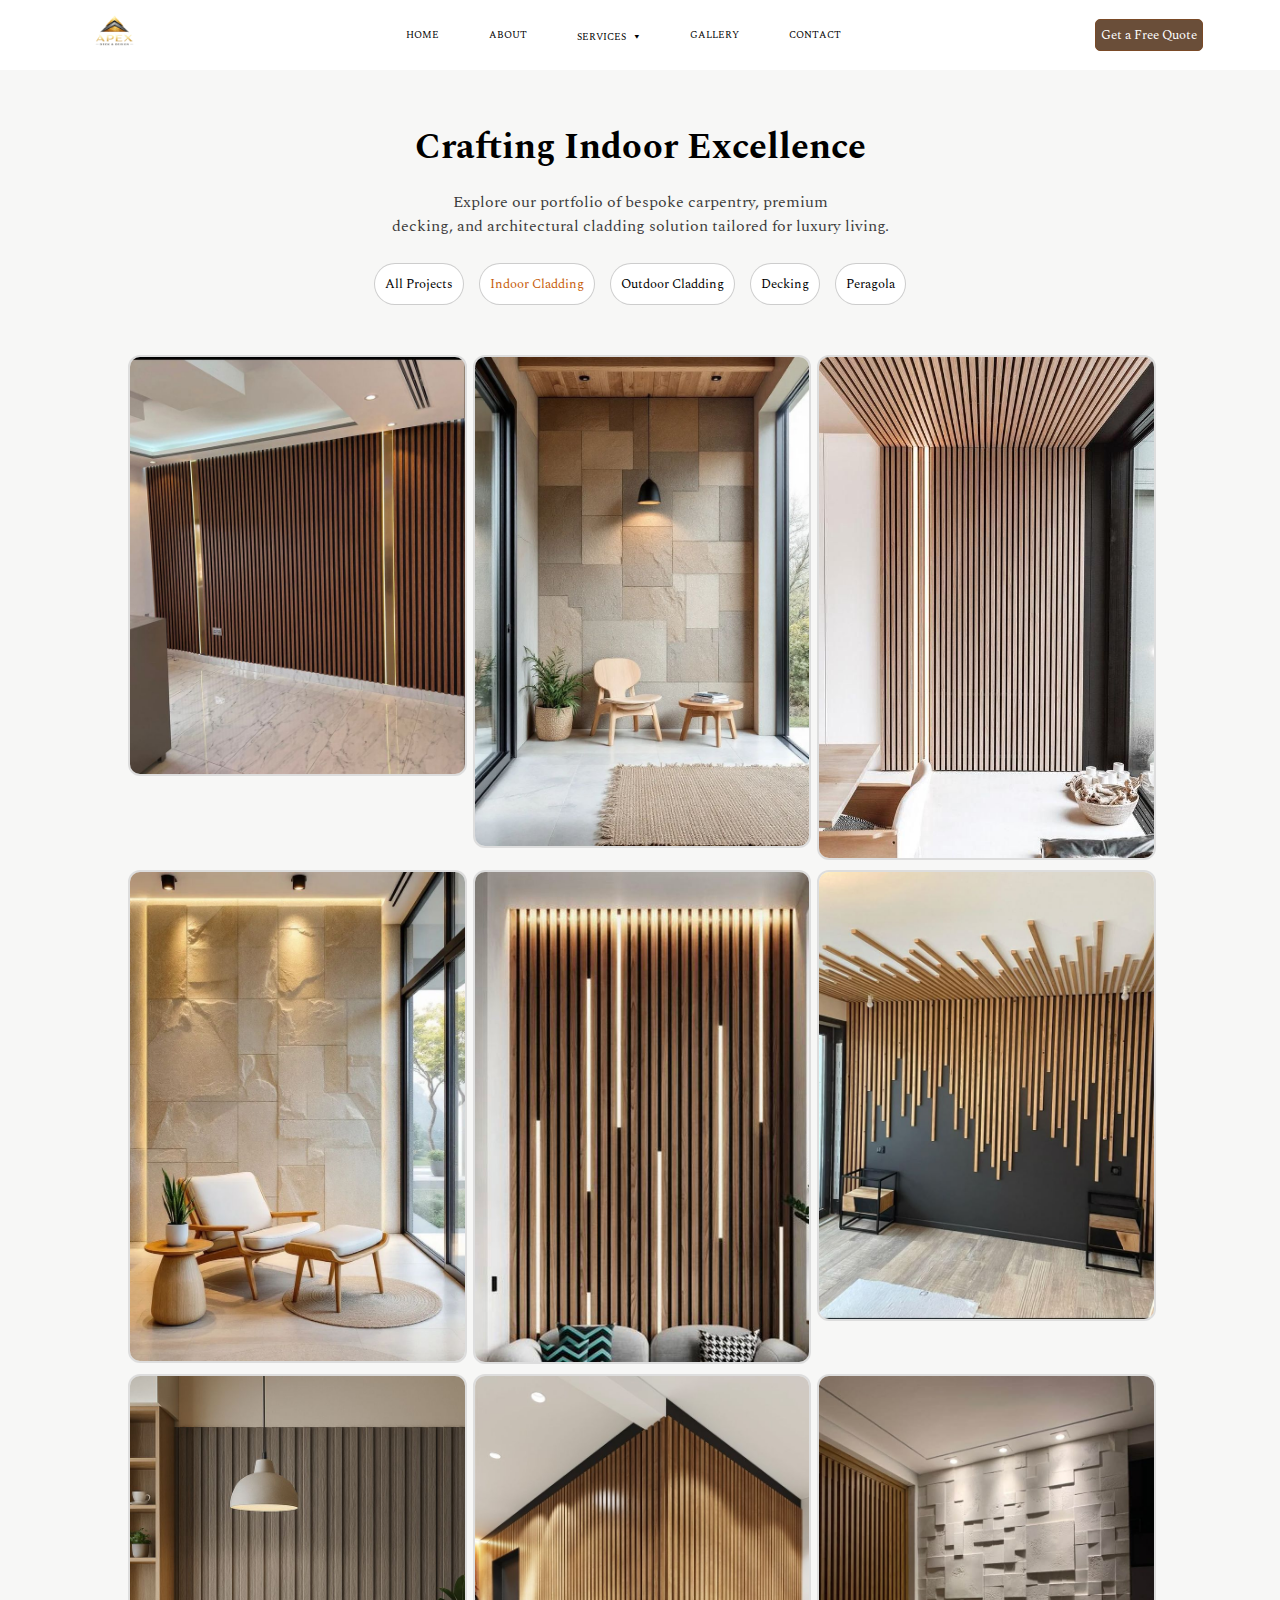
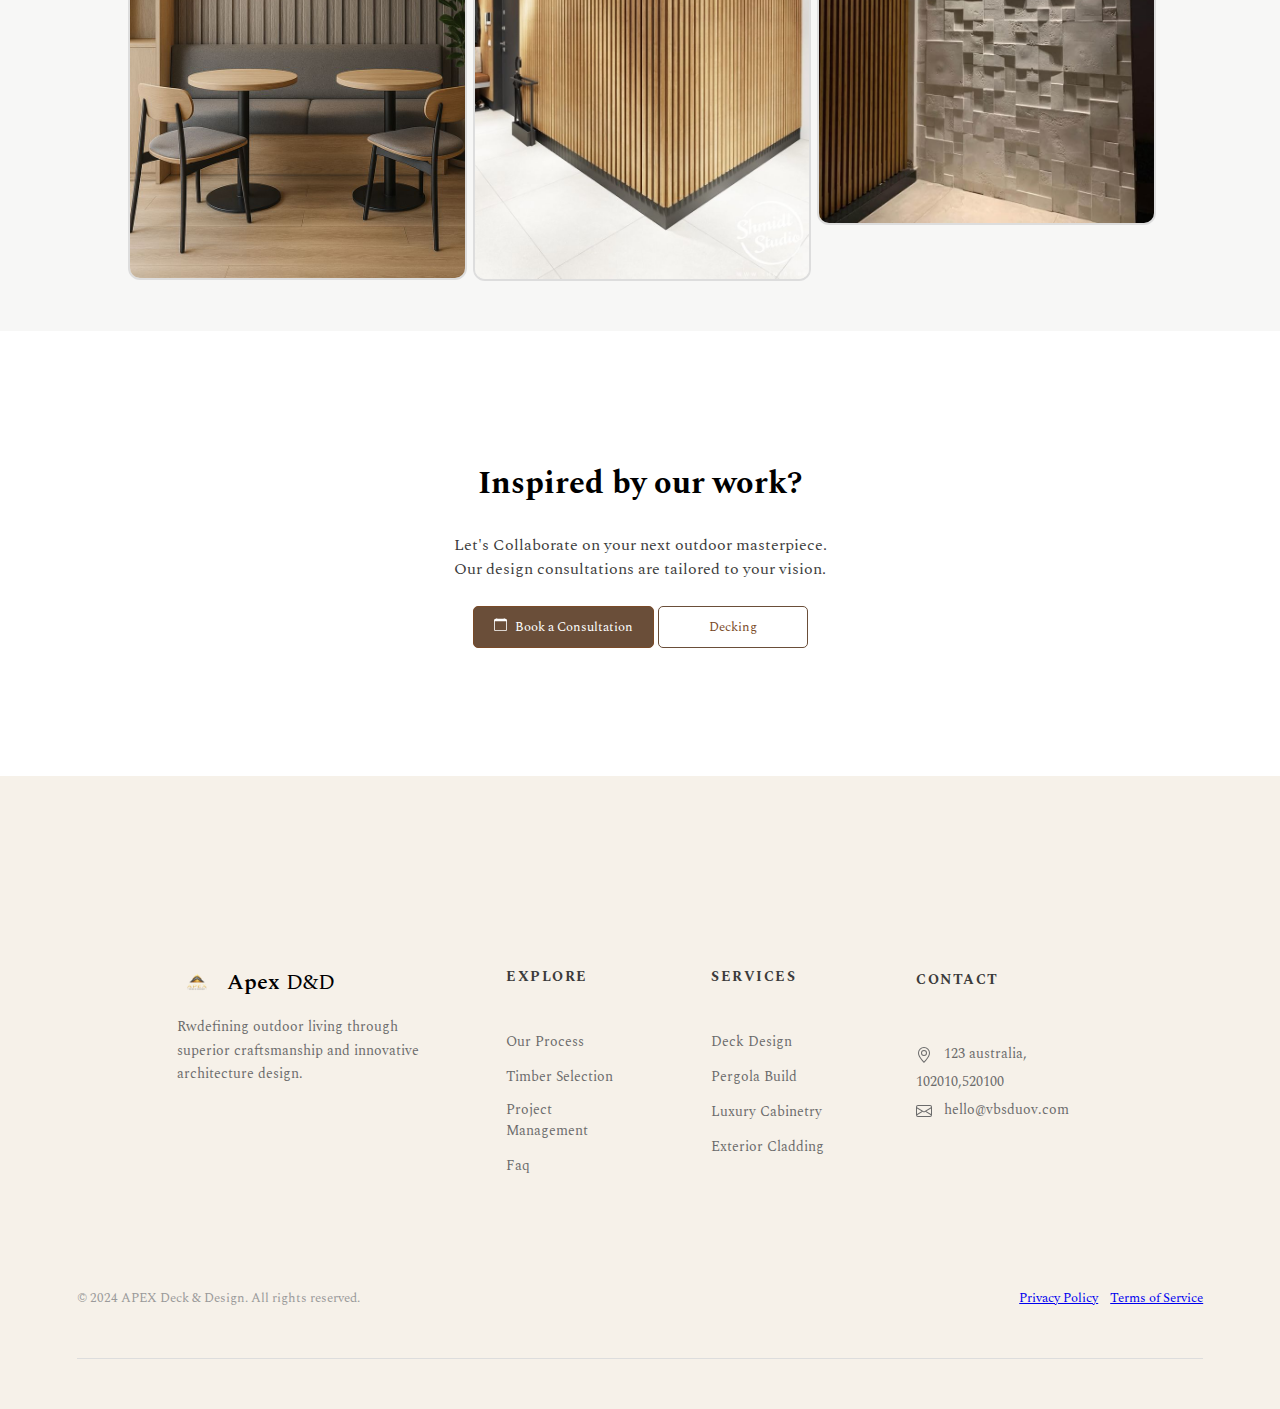
<file: indoor cladding gallery/index.html>
<!DOCTYPE html>
<html lang="en">

<head>
    <meta charset="UTF-8">
    <meta name="viewport" content="width=device-width, initial-scale=1.0">
    <title>Document</title>
    <link rel="stylesheet" href="index.css">
</head>

<body>

    <header class="main-header">
        <div class="logo">
            <img src="logo.png" alt="logo">
        </div>
        <nav class="nav-links" id="navLinks">
            <a href="/Apex design/Home page/index.html">HOME</a>
            <a href="/Apex design/About page/index.html">ABOUT</a>
            <div class="nav-dropdown">
                <a href="/Apex design/services page/index.html" class="drop-btn">
                    SERVICES <span class="arrow">▾</span>
                </a>
                <div class="dropdown-menu">
                    <a href="/Apex design/Decking services/index.html">Decking</a>
                    <a href="/Apex design/cladding page/index.html">Cladding</a>
                    <a href="/Apex design/peragola page/index.html">Peragola Installation</a>
                    <a href="#">Renovation</a>
                </div>
            </div>
            <a href="/Apex design/Project Gallery Showcase/index.html">GALLERY</a>
            <a href="#">CONTACT</a>
        </nav>
        <button class="quote-btn">Get a Free Quote</button>
        <div class="menu-toggle" id="menuToggle">
            <span></span>
            <span></span>
            <span></span>
        </div>
    </header>
    <section class="background">
        <section class="gallery-preview">
            <div class="gallery-contant-head">
                <h1>Crafting Indoor Excellence</h1>
                <p>Explore our portfolio of bespoke carpentry, premium <br>decking, and architectural cladding solution
                    tailored
                    for luxury living. </p>
                <div>
                    <a href="/Apex design/Project Gallery Showcase/index.html"> <button>All Projects</button>
                    </a>
                    <a href="/Apex design/indoor cladding gallery/index.html"> <button class="livebtn">Indoor
                            Cladding</button>
                    </a>
                    <a href="/Apex design/outdoor cladding gallery/index.html"> <button>Outdoor Cladding</button>
                    </a>
                    <a href="/Apex design/outdoor cladding gallery/index.html"> <button>Decking</button>
                    </a>
                    <a href="/Apex design/Peragola gallery page/index.html"> <button>Peragola</button>
                    </a>
                </div>
            </div>
            <div class="project-gallery">
                <div class="card">
                    <img src="gallery-grid-img-1.png" alt="">
                </div>
                <div class="card">
                    <img src="gallery-grid-img-2.png" alt="">
                </div>
                <div class="card">
                    <img src="gallery-grid-img-3.png" alt="">
                </div>
                <div class="card">
                    <img src="gallery-grid-img-4.png" alt="">
                </div>
                <div class="card">
                    <img src="gallery-grid-img-5.png" alt="">
                </div>
                <div class="card">
                    <img src="gallery-grid-img-6.png" alt="">
                </div>
                <div class="card">
                    <img src="gallery-grid-img-7.png" alt="">
                </div>
                <div class="card">
                    <img src="gallery-grid-img-8.png" alt="">
                </div>
                <div class="card">
                    <img src="gallery-grid-img-9.png" alt="">
                </div>
            </div>
        </section>
        <section class="last-banner">
            <div>
                <h1>Inspired by our work?</h1>
                <p>Let's Collaborate on your next outdoor masterpiece. <br>Our design consultations are tailored to your
                    vision.
                </p>
                <button><svg xmlns="http://www.w3.org/2000/svg" width="13" height="13" fill="currentColor"
                        class="bi bi-calendar" viewBox="0 0 16 16">
                        <path
                            d="M3.5 0a.5.5 0 0 1 .5.5V1h8V.5a.5.5 0 0 1 1 0V1h1a2 2 0 0 1 2 2v11a2 2 0 0 1-2 2H2a2 2 0 0 1-2-2V3a2 2 0 0 1 2-2h1V.5a.5.5 0 0 1 .5-.5M1 4v10a1 1 0 0 0 1 1h12a1 1 0 0 0 1-1V4z" />
                    </svg> Book a Consultation</button>
                <button>Decking</button>
            </div>
        </section>
    </section>
    <footer>
        <div class="footer">
            <div>
                <div>
                    <img src="logo.png" alt="" />
                    <h2>Apex <span>D&D</span></h2>
                </div>
                <p>
                    Rwdefining outdoor living through superior craftsmanship and
                    innovative architecture design.
                </p>
            </div>
            <div>
                <h3>EXPLORE</h3>
                <br />
                <a href="">Our Process</a> <br />
                <a href="">Timber Selection</a> <br />
                <a href="">Project Management</a> <br />
                <a href="">Faq</a>
            </div>
            <div>
                <h3>SERVICES</h3>
                <br />
                <a href="">Deck Design</a> <br />
                <a href="">Pergola Build</a> <br />
                <a href="">Luxury Cabinetry</a> <br />
                <a href="">Exterior Cladding </a>
            </div>
            <div>
                <h3>CONTACT</h3>
                <br />
                <svg xmlns="http://www.w3.org/2000/svg" width="16" height="16" fill="currentColor" class="bi bi-geo-alt"
                    viewBox="0 0 16 16">
                    <path
                        d="M12.166 8.94c-.524 1.062-1.234 2.12-1.96 3.07A32 32 0 0 1 8 14.58a32 32 0 0 1-2.206-2.57c-.726-.95-1.436-2.008-1.96-3.07C3.304 7.867 3 6.862 3 6a5 5 0 0 1 10 0c0 .862-.305 1.867-.834 2.94M8 16s6-5.686 6-10A6 6 0 0 0 2 6c0 4.314 6 10 6 10" />
                    <path d="M8 8a2 2 0 1 1 0-4 2 2 0 0 1 0 4m0 1a3 3 0 1 0 0-6 3 3 0 0 0 0 6" />
                </svg>
                123 australia, 102010,520100 <br />
                <svg xmlns="http://www.w3.org/2000/svg" width="16" height="16" fill="currentColor"
                    class="bi bi-envelope" viewBox="0 0 16 16">
                    <path
                        d="M0 4a2 2 0 0 1 2-2h12a2 2 0 0 1 2 2v8a2 2 0 0 1-2 2H2a2 2 0 0 1-2-2zm2-1a1 1 0 0 0-1 1v.217l7 4.2 7-4.2V4a1 1 0 0 0-1-1zm13 2.383-4.708 2.825L15 11.105zm-.034 6.876-5.64-3.471L8 9.583l-1.326-.795-5.64 3.47A1 1 0 0 0 2 13h12a1 1 0 0 0 .966-.741M1 11.105l4.708-2.897L1 5.383z" />
                </svg>
                hello@vbsduov.com
            </div>
        </div>
        <div class="footer-bottom">
            <p>© 2024 APEX Deck & Design. All rights reserved.</p>
            <p>
                <a href="#">Privacy Policy</a> &nbsp;&nbsp;
                <a href="#">Terms of Service</a>
            </p>
        </div>
    </footer>
    <script src="index.js"></script>
</body>

</html>
</file>
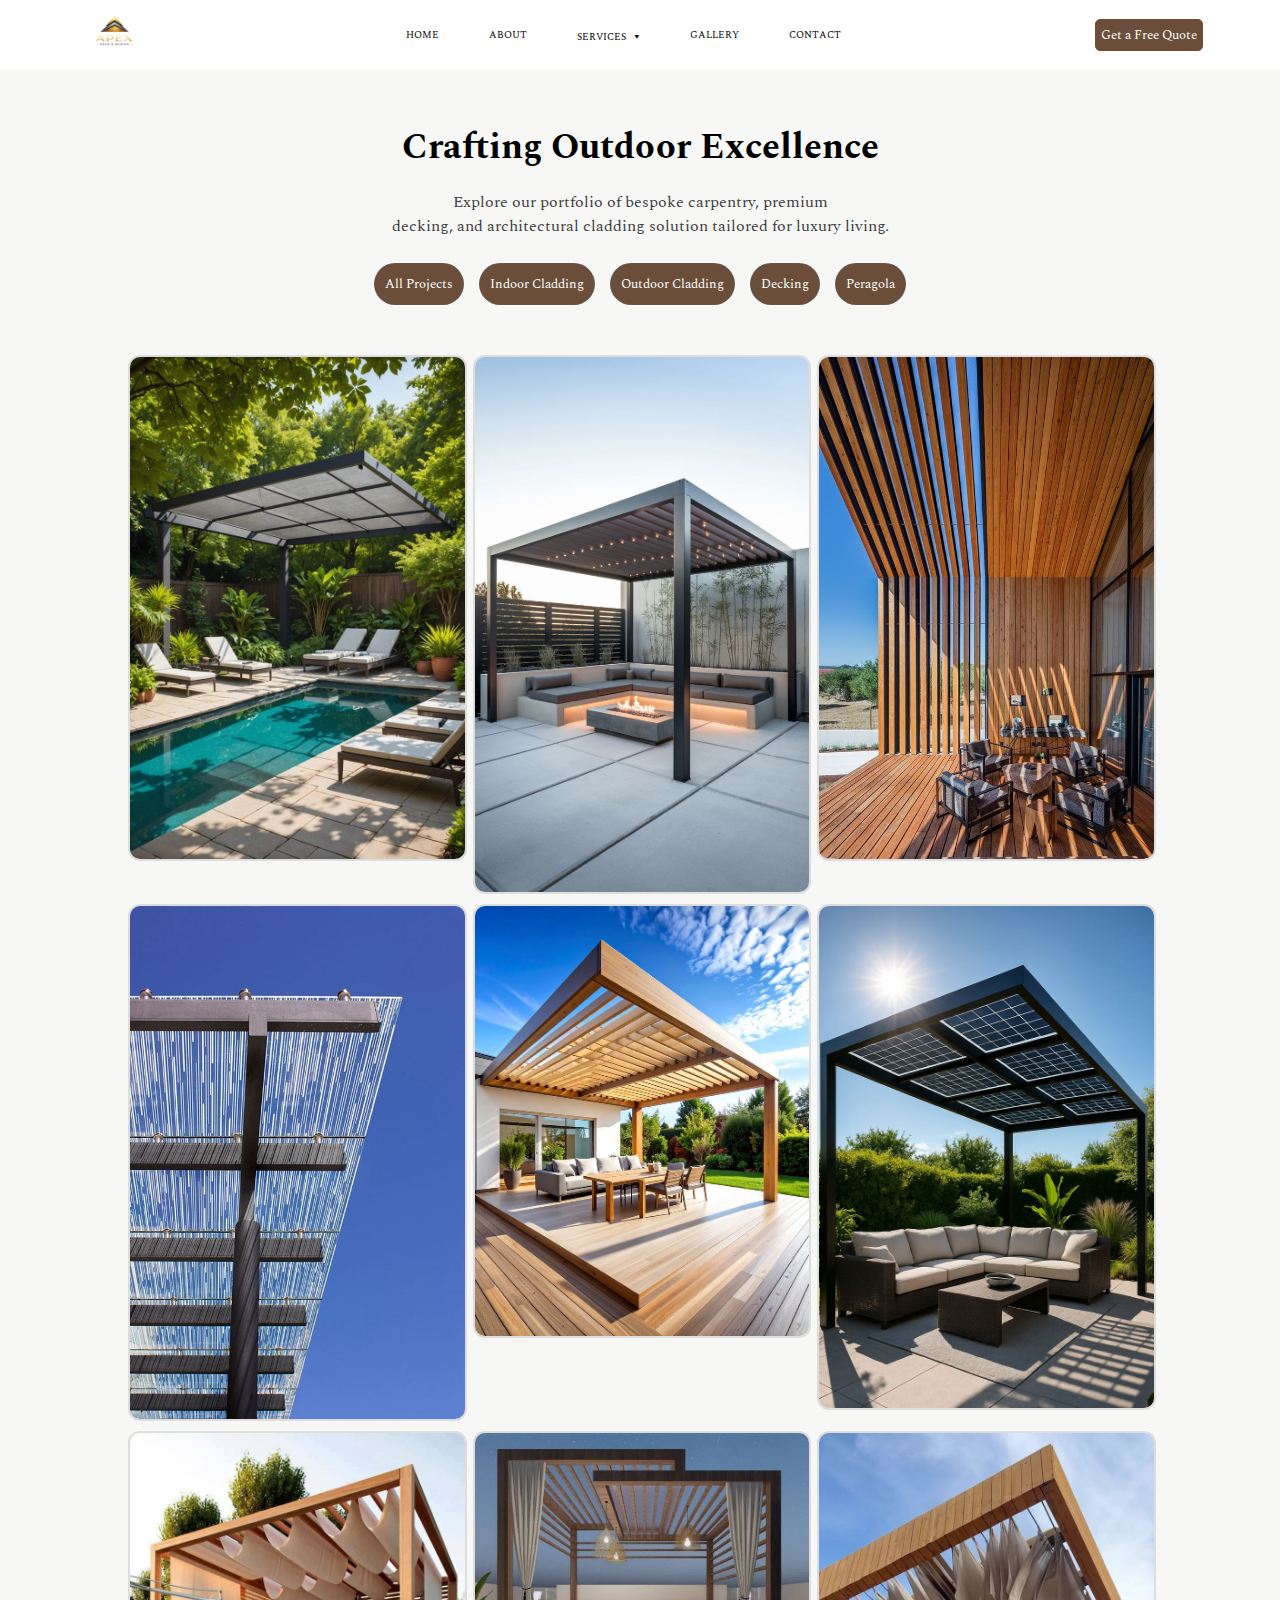
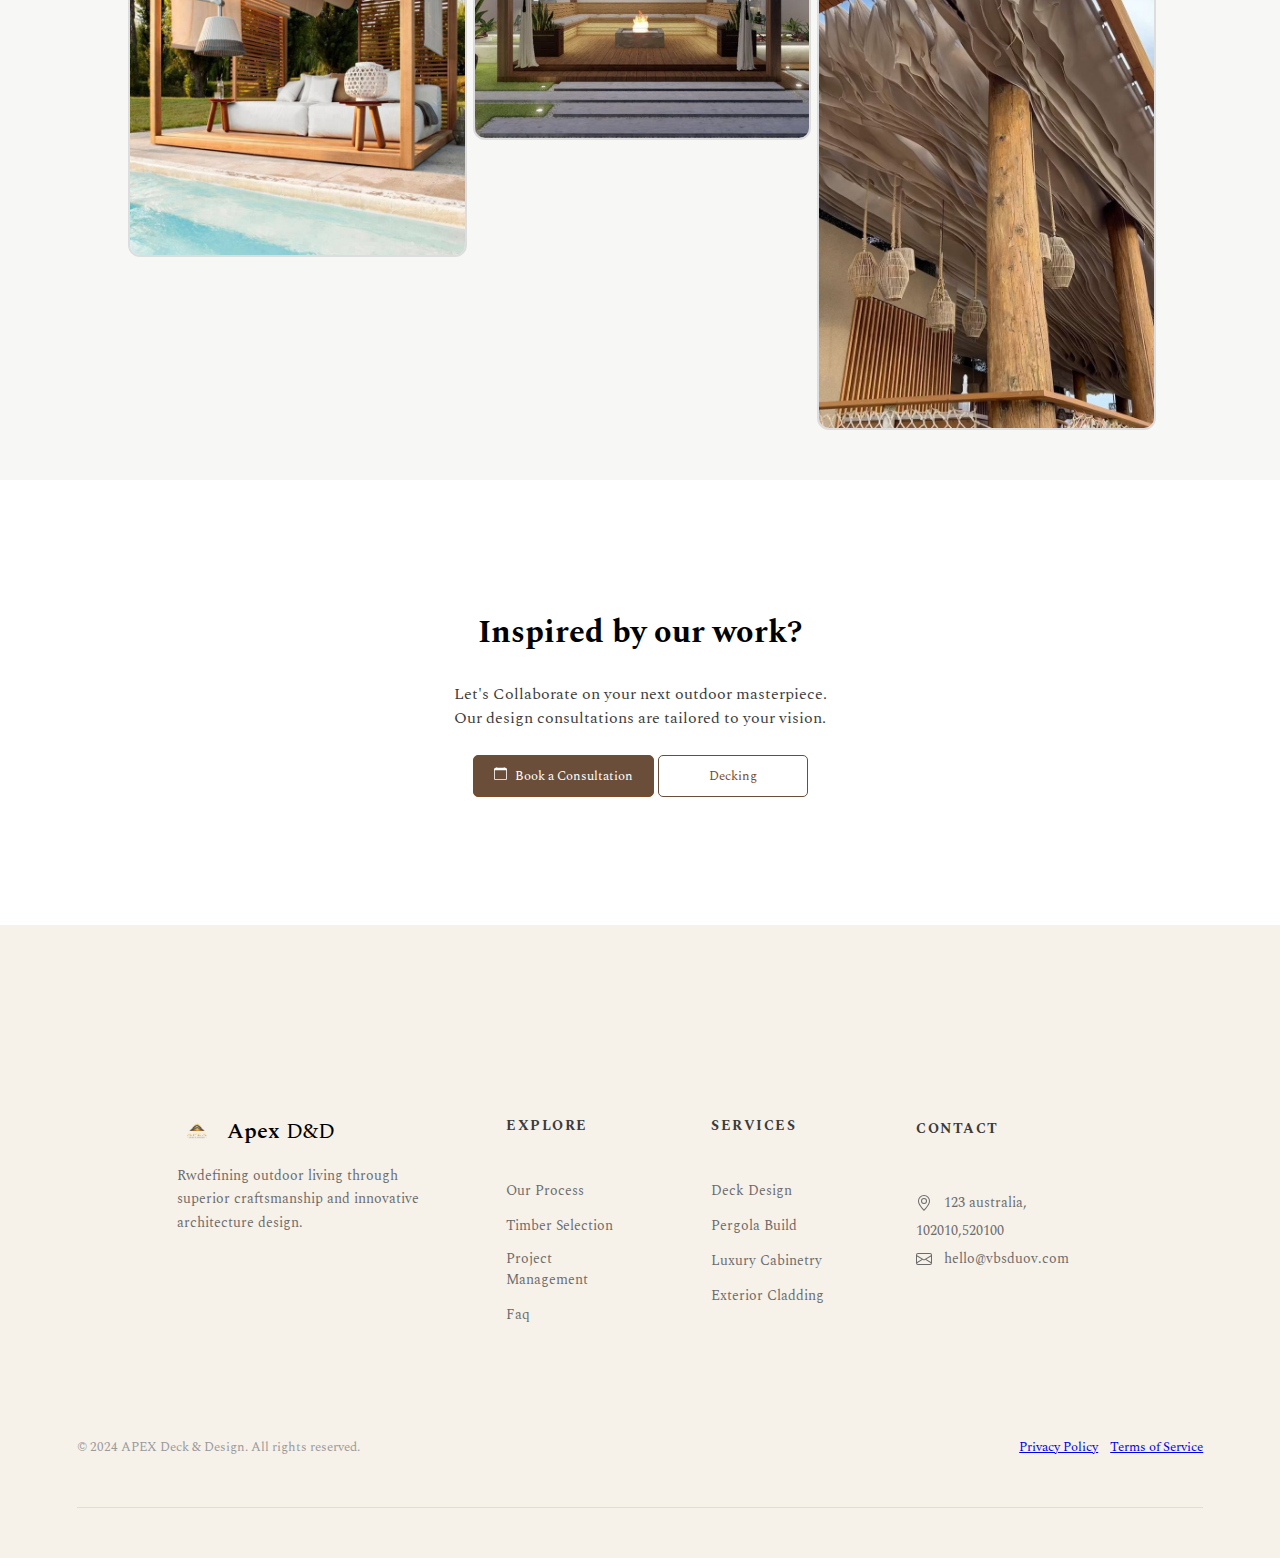
<file: Peragola gallery page/index.html>
<!DOCTYPE html>
<html lang="en">

<head>
    <meta charset="UTF-8">
    <meta name="viewport" content="width=device-width, initial-scale=1.0">
    <title>Document</title>
    <link rel="stylesheet" href="index.css">
</head>

<body>

    <header class="main-header">
        <div class="logo">
            <img src="logo.png" alt="logo">
        </div>
        <nav class="nav-links" id="navLinks">
            <a href="/Apex design/Home page/index.html">HOME</a>
            <a href="/Apex design/About page/index.html">ABOUT</a>
            <div class="nav-dropdown">
                <a href="/Apex design/services page/index.html" class="drop-btn">
                    SERVICES <span class="arrow">▾</span>
                </a>
                <div class="dropdown-menu">
                    <a href="/Apex design/Decking services/index.html">Decking</a>
                    <a href="/Apex design/cladding page/index.html">Cladding</a>
                    <a href="/Apex design/peragola page/index.html">Peragola Installation</a>
                    <a href="#">Renovation</a>
                </div>
            </div>
            <a href="/Apex design/Project Gallery Showcase/index.html">GALLERY</a>
            <a href="#">CONTACT</a>
        </nav>
        <button class="quote-btn">Get a Free Quote</button>
        <div class="menu-toggle" id="menuToggle">
            <span></span>
            <span></span>
            <span></span>
        </div>
    </header>
    <section class="background">
        <section class="gallery-preview">
            <div class="gallery-contant-head">
                <h1>Crafting Outdoor Excellence</h1>
                <p>Explore our portfolio of bespoke carpentry, premium <br>decking, and architectural cladding solution
                    tailored
                    for luxury living. </p>
                <div>
                    <a href="/Apex design/Project Gallery Showcase/index.html"> <button>All Projects</button>
                    </a>
                    <a href="/Apex design/indoor cladding gallery/index.html"> <button>Indoor Cladding</button>
                    </a>
                    <a href="/Apex design/outdoor cladding gallery/index.html"> <button>Outdoor Cladding</button>
                    </a>
                    <a href="/Apex design/outdoor cladding gallery/index.html"> <button>Decking</button>
                    </a>
                    <a href="/Apex design/Peragola gallery page/index.html"> <button>Peragola</button>
                    </a>
                </div>
            </div>
            <div class="project-gallery">
                <div class="card">
                    <img src="gallery-grid-img-1.png" alt="">
                </div>
                <div class="card">
                    <img src="gallery-grid-img-2.png" alt="">
                </div>
                <div class="card">
                    <img src="gallery-grid-img-3.png" alt="">
                </div>
                <div class="card">
                    <img src="gallery-grid-img-4.png" alt="">
                </div>
                <div class="card">
                    <img src="gallery-grid-img-5.png" alt="">
                </div>
                <div class="card">
                    <img src="gallery-grid-img-6.png" alt="">
                </div>
                <div class="card">
                    <img src="gallery-grid-img-7.png" alt="">
                </div>
                <div class="card">
                    <img src="gallery-grid-img-8.png" alt="">
                </div>
                <div class="card">
                    <img src="gallery-grid-img-9.png" alt="">
                </div>
            </div>
        </section>
        <section class="last-banner">
            <div>
                <h1>Inspired by our work?</h1>
                <p>Let's Collaborate on your next outdoor masterpiece. <br>Our design consultations are tailored to your
                    vision.
                </p>
                <button><svg xmlns="http://www.w3.org/2000/svg" width="13" height="13" fill="currentColor"
                        class="bi bi-calendar" viewBox="0 0 16 16">
                        <path
                            d="M3.5 0a.5.5 0 0 1 .5.5V1h8V.5a.5.5 0 0 1 1 0V1h1a2 2 0 0 1 2 2v11a2 2 0 0 1-2 2H2a2 2 0 0 1-2-2V3a2 2 0 0 1 2-2h1V.5a.5.5 0 0 1 .5-.5M1 4v10a1 1 0 0 0 1 1h12a1 1 0 0 0 1-1V4z" />
                    </svg> Book a Consultation</button>
                <button>Decking</button>
            </div>
        </section>
    </section>
    <footer>
        <div class="footer">
            <div>
                <div>
                    <img src="logo.png" alt="" />
                    <h2>Apex <span>D&D</span></h2>
                </div>
                <p>
                    Rwdefining outdoor living through superior craftsmanship and
                    innovative architecture design.
                </p>
            </div>
            <div>
                <h3>EXPLORE</h3>
                <br />
                <a href="">Our Process</a> <br />
                <a href="">Timber Selection</a> <br />
                <a href="">Project Management</a> <br />
                <a href="">Faq</a>
            </div>
            <div>
                <h3>SERVICES</h3>
                <br />
                <a href="">Deck Design</a> <br />
                <a href="">Pergola Build</a> <br />
                <a href="">Luxury Cabinetry</a> <br />
                <a href="">Exterior Cladding </a>
            </div>
            <div>
                <h3>CONTACT</h3>
                <br />
                <svg xmlns="http://www.w3.org/2000/svg" width="16" height="16" fill="currentColor" class="bi bi-geo-alt"
                    viewBox="0 0 16 16">
                    <path
                        d="M12.166 8.94c-.524 1.062-1.234 2.12-1.96 3.07A32 32 0 0 1 8 14.58a32 32 0 0 1-2.206-2.57c-.726-.95-1.436-2.008-1.96-3.07C3.304 7.867 3 6.862 3 6a5 5 0 0 1 10 0c0 .862-.305 1.867-.834 2.94M8 16s6-5.686 6-10A6 6 0 0 0 2 6c0 4.314 6 10 6 10" />
                    <path d="M8 8a2 2 0 1 1 0-4 2 2 0 0 1 0 4m0 1a3 3 0 1 0 0-6 3 3 0 0 0 0 6" />
                </svg>
                123 australia, 102010,520100 <br />
                <svg xmlns="http://www.w3.org/2000/svg" width="16" height="16" fill="currentColor"
                    class="bi bi-envelope" viewBox="0 0 16 16">
                    <path
                        d="M0 4a2 2 0 0 1 2-2h12a2 2 0 0 1 2 2v8a2 2 0 0 1-2 2H2a2 2 0 0 1-2-2zm2-1a1 1 0 0 0-1 1v.217l7 4.2 7-4.2V4a1 1 0 0 0-1-1zm13 2.383-4.708 2.825L15 11.105zm-.034 6.876-5.64-3.471L8 9.583l-1.326-.795-5.64 3.47A1 1 0 0 0 2 13h12a1 1 0 0 0 .966-.741M1 11.105l4.708-2.897L1 5.383z" />
                </svg>
                hello@vbsduov.com
            </div>
        </div>
        <div class="footer-bottom">
            <p>© 2024 APEX Deck & Design. All rights reserved.</p>
            <p>
                <a href="#">Privacy Policy</a> &nbsp;&nbsp;
                <a href="#">Terms of Service</a>
            </p>
        </div>
    </footer>
    <script src="index.js"></script>
</body>

</html>
</file>
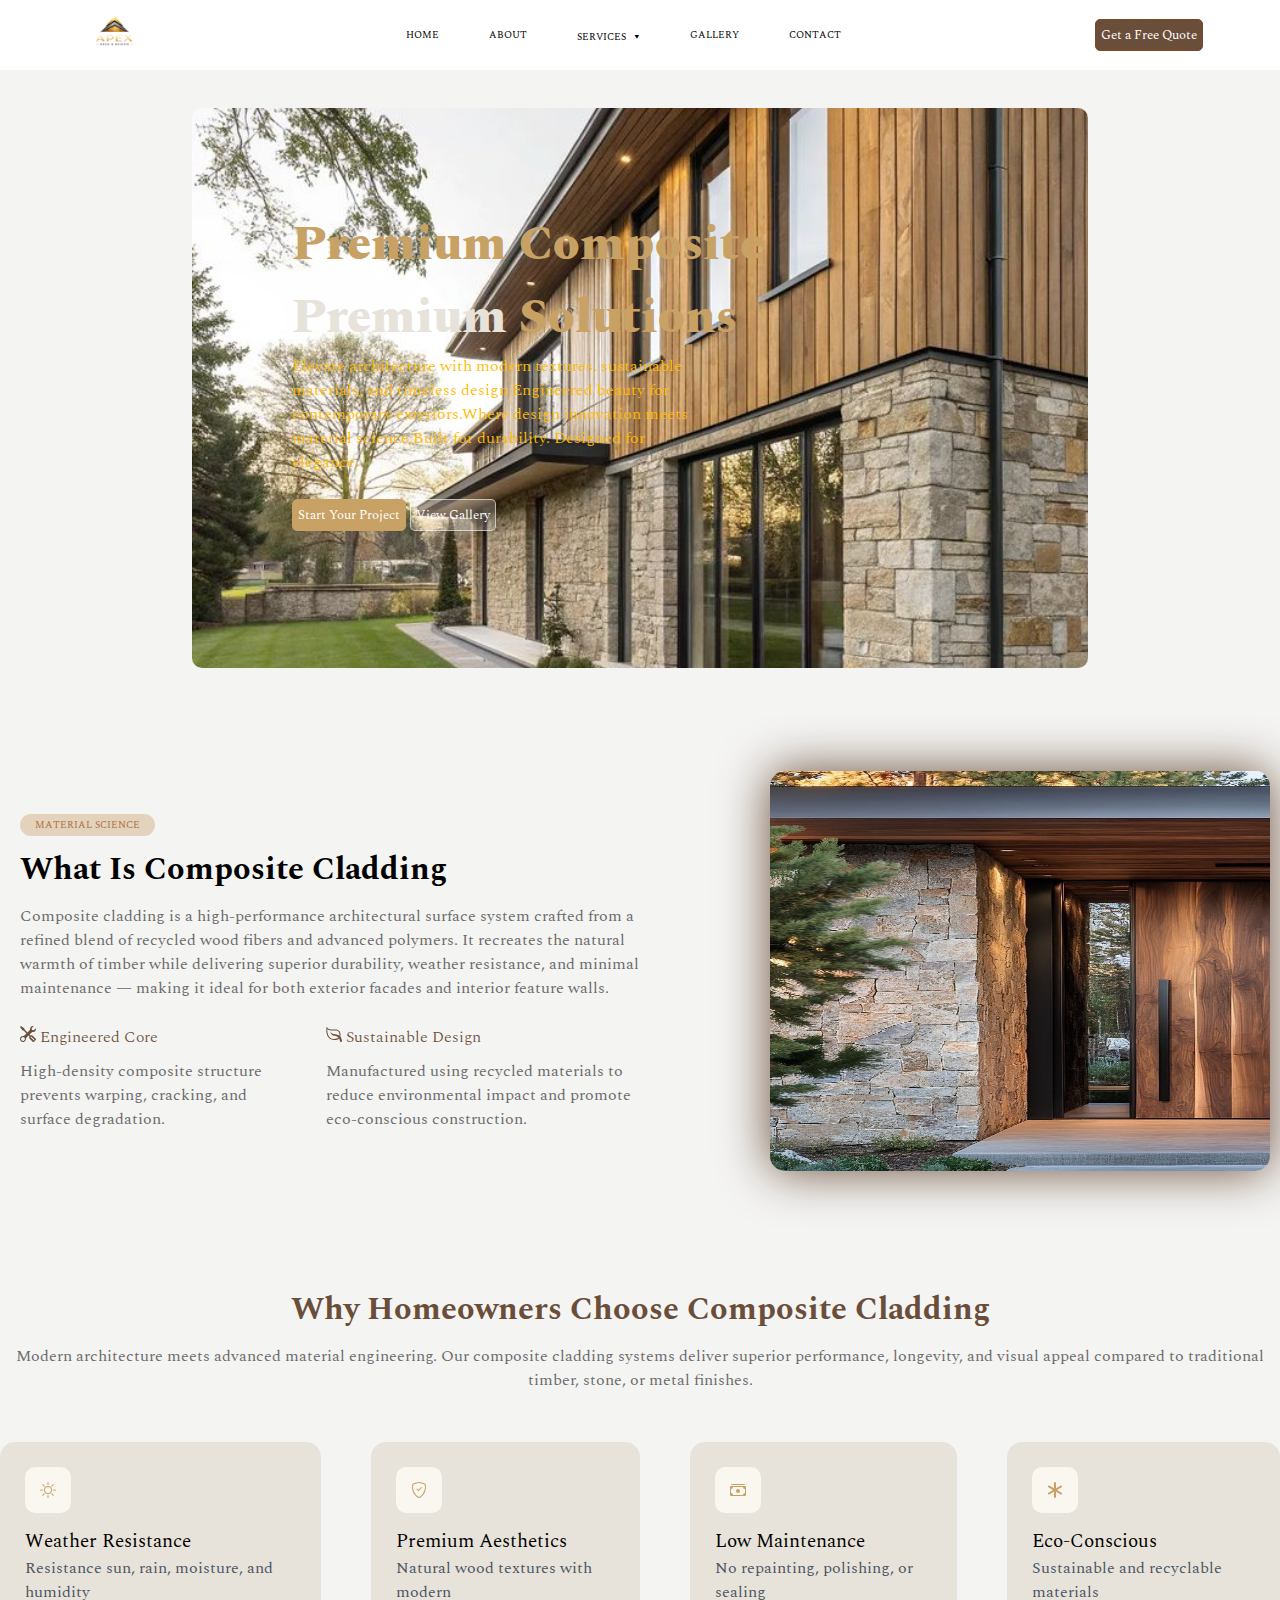
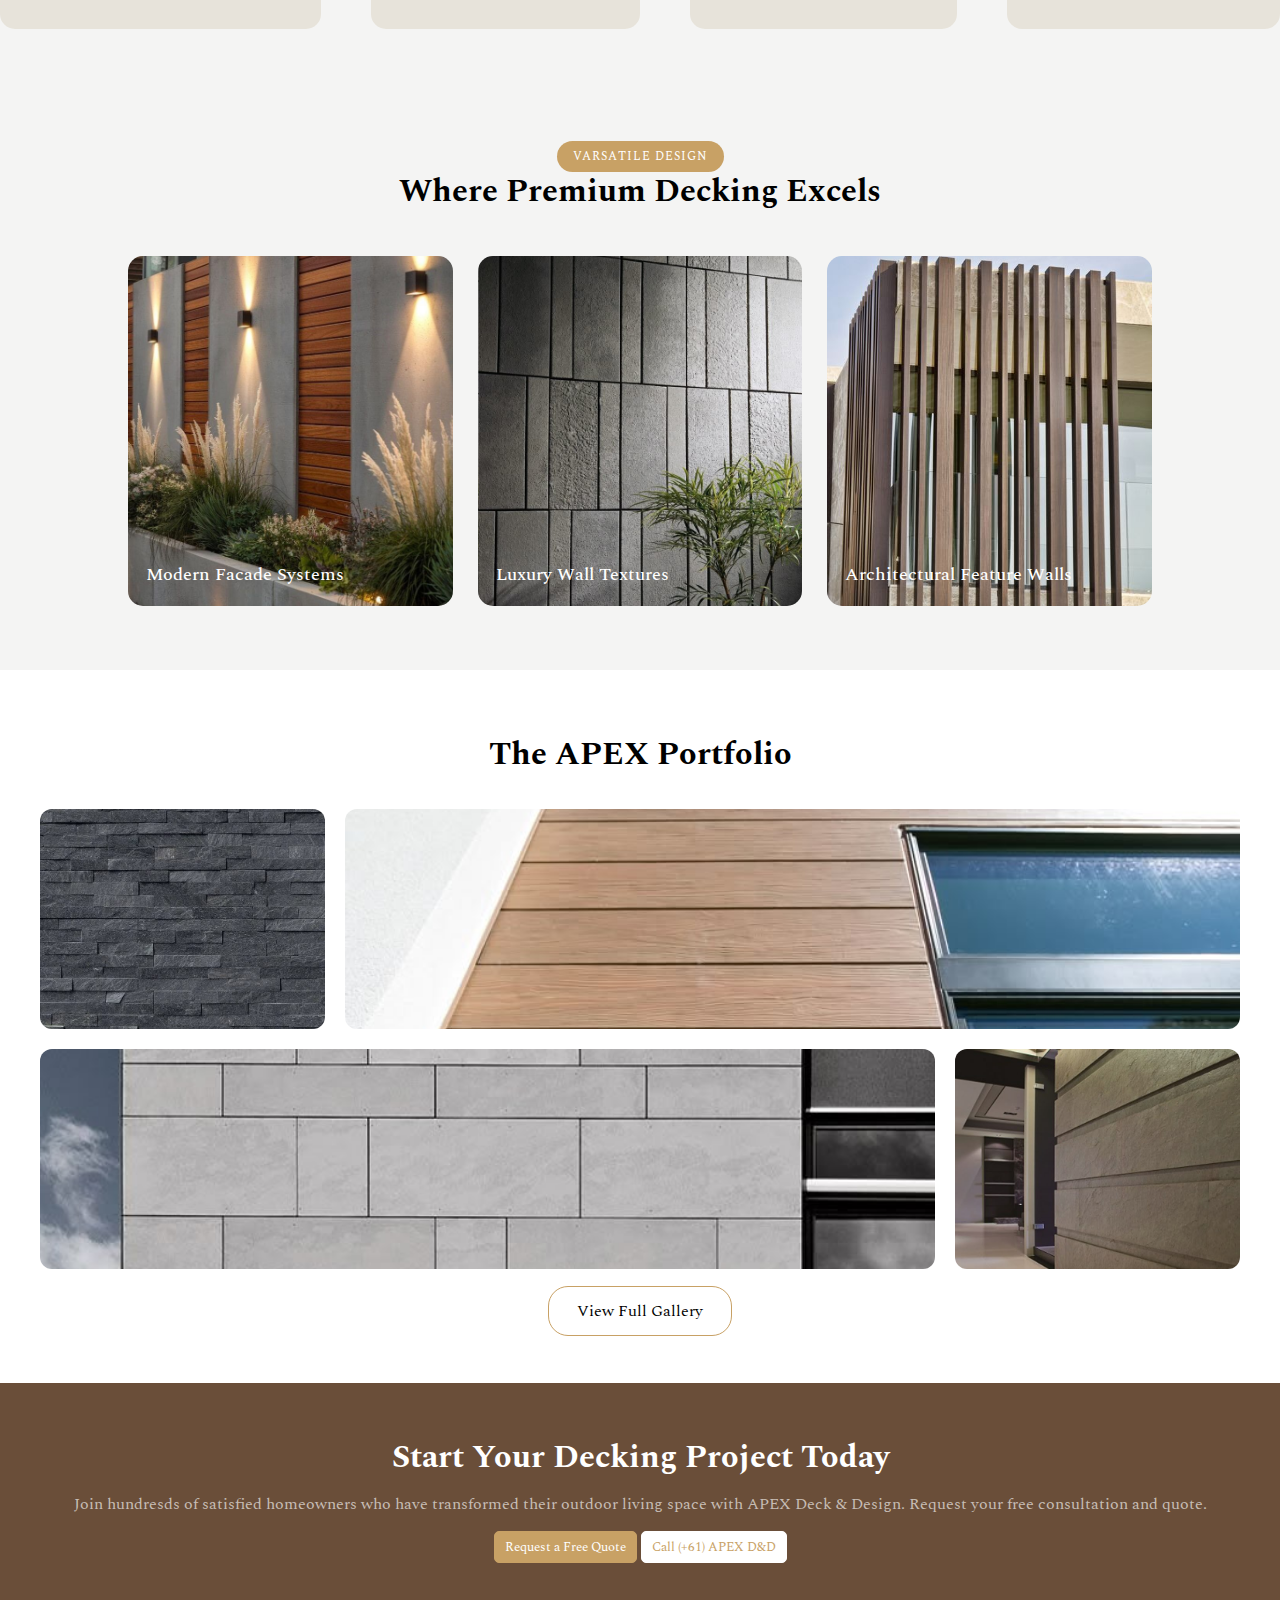
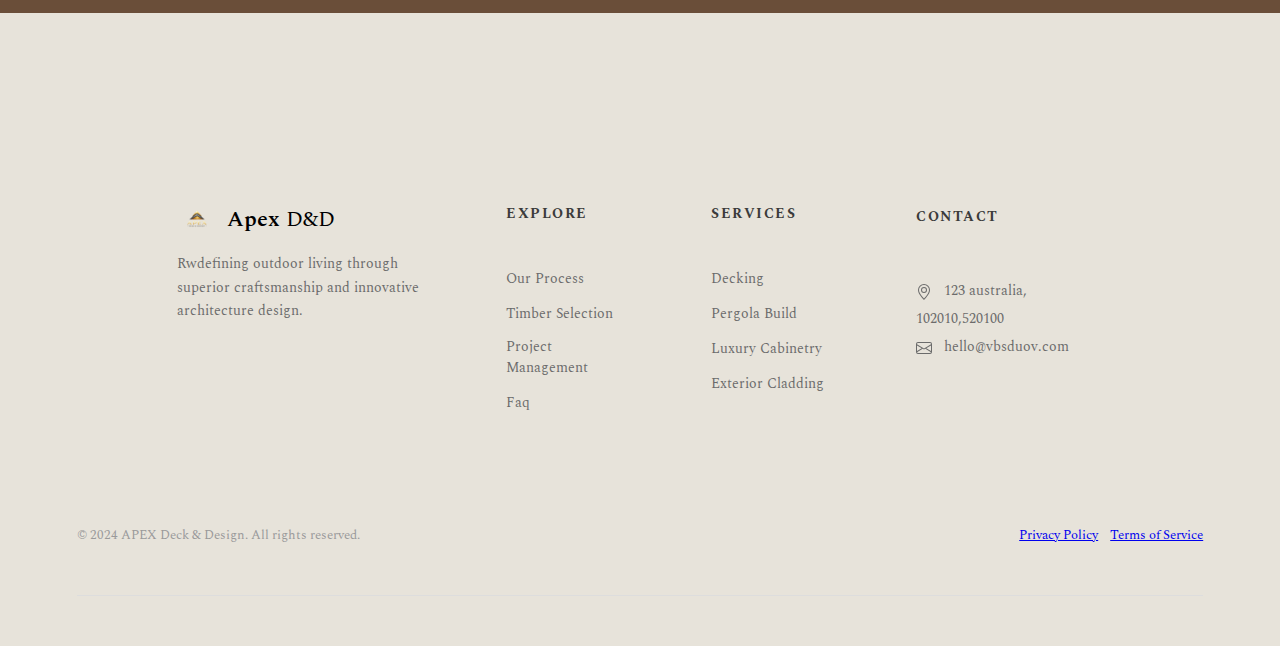
<file: About page/cladding page/index.html>
<!DOCTYPE html>
<html lang="en">

<head>
    <meta charset="UTF-8">
    <meta name="viewport" content="width=device-width, initial-scale=1.0">
    <title>Document</title>
    <link rel="stylesheet" href="index.css">
</head>

<body>

    <header class="main-header">
        <div class="logo">
            <img src="logo.png" alt="logo">
        </div>
        <nav class="nav-links" id="navLinks">
            <a href="/Apex design/Home page/index.html">HOME</a>
            <a href="/Apex design/About page/index.html">ABOUT</a>
            <div class="nav-dropdown">
                <a href="/Apex design/services page/index.html" class="drop-btn">
                    SERVICES <span class="arrow">▾</span>
                </a>
                <div class="dropdown-menu">
                    <a href="/Apex design/Decking services/index.html">Decking</a>
                    <a href="/Apex design/cladding page/index.html">Cladding</a>
                    <a href="/Apex design/peragola page/index.html">Peragola Installation</a>
                    <a href="#">Renovation</a>
                </div>
            </div>
            <a href="/Apex design/Project Gallery Showcase/index.html">GALLERY</a>
            <a href="#">CONTACT</a>
        </nav>
        <button class="quote-btn">Get a Free Quote</button>
        <div class="menu-toggle" id="menuToggle">
            <span></span>
            <span></span>
            <span></span>
        </div>
    </header>
    <section class="background-color">
        <section class="hero-section">
            <div class="hero-img-contant">
                <h1>Premium Composite <br><span>Premium</span> Solutions</h1>
                <p>Elevate architecture with modern textures, sustainable materials, and timeless design.Engineered
                    beauty for contemporary exteriors.Where design innovation meets material science,Built for
                    durability. Designed for elegance.</p>
                <button>Start Your Project</button>
                <button>View Gallery</button>
            </div>
        </section>
        <section class="feature-section">
            <div class="feature-contant">
                <span class="sub-tital">MATERIAL SCIENCE</span>
                <h1>What Is Composite Cladding</h1>
                <p>Composite cladding is a high-performance architectural surface system crafted from a refined blend of
                    recycled wood fibers and advanced polymers. It recreates the natural warmth of timber while
                    delivering superior durability, weather resistance, and minimal maintenance — making it ideal for
                    both exterior facades and interior feature walls.</p>
                <div class="feature-flex">
                    <div class="feature-1">
                        <h4>
                            <svg xmlns="http://www.w3.org/2000/svg" width="16" height="16" fill="#6a4e39"
                                class="bi bi-tools" viewBox="0 0 16 16">
                                <path
                                    d="M1 0 0 1l2.2 3.081a1 1 0 0 0 .815.419h.07a1 1 0 0 1 .708.293l2.675 2.675-2.617 2.654A3.003 3.003 0 0 0 0 13a3 3 0 1 0 5.878-.851l2.654-2.617.968.968-.305.914a1 1 0 0 0 .242 1.023l3.27 3.27a.997.997 0 0 0 1.414 0l1.586-1.586a.997.997 0 0 0 0-1.414l-3.27-3.27a1 1 0 0 0-1.023-.242L10.5 9.5l-.96-.96 2.68-2.643A3.005 3.005 0 0 0 16 3q0-.405-.102-.777l-2.14 2.141L12 4l-.364-1.757L13.777.102a3 3 0 0 0-3.675 3.68L7.462 6.46 4.793 3.793a1 1 0 0 1-.293-.707v-.071a1 1 0 0 0-.419-.814zm9.646 10.646a.5.5 0 0 1 .708 0l2.914 2.915a.5.5 0 0 1-.707.707l-2.915-2.914a.5.5 0 0 1 0-.708M3 11l.471.242.529.026.287.445.445.287.026.529L5 13l-.242.471-.026.529-.445.287-.287.445-.529.026L3 15l-.471-.242L2 14.732l-.287-.445L1.268 14l-.026-.529L1 13l.242-.471.026-.529.445-.287.287-.445.529-.026z" />
                            </svg> Engineered Core
                        </h4>
                        <p>High-density composite structure prevents warping, cracking, and surface degradation.</p>
                    </div>
                    <div class="feature-1">
                        <h4><svg xmlns="http://www.w3.org/2000/svg" width="16" height="16" fill="#6a4e39"
                                class="bi bi-leaf" viewBox="0 0 16 16">
                                <path
                                    d="M1.4 1.7c.216.289.65.84 1.725 1.274 1.093.44 2.884.774 5.834.528l.37-.023c1.823-.06 3.117.598 3.956 1.579C14.16 6.082 14.5 7.41 14.5 8.5c0 .58-.032 1.285-.229 1.997q.198.248.382.54c.756 1.2 1.19 2.563 1.348 3.966a1 1 0 0 1-1.98.198c-.13-.97-.397-1.913-.868-2.77C12.173 13.386 10.565 14 8 14c-1.854 0-3.32-.544-4.45-1.435-1.125-.887-1.89-2.095-2.391-3.383C.16 6.62.16 3.646.509 1.902L.73.806zm-.05 1.39c-.146 1.609-.008 3.809.74 5.728.457 1.17 1.13 2.213 2.079 2.961.942.744 2.185 1.22 3.83 1.221 2.588 0 3.91-.66 4.609-1.445-1.789-2.46-4.121-1.213-6.342-2.68-.74-.488-1.735-1.323-1.844-2.308-.023-.214.237-.274.38-.112 1.4 1.6 3.573 1.757 5.59 2.045 1.227.215 2.21.526 3.033 1.158.058-.39.075-.782.075-1.158 0-.91-.288-1.988-.975-2.792-.626-.732-1.622-1.281-3.167-1.229l-.316.02c-3.05.253-5.01-.08-6.291-.598a5.3 5.3 0 0 1-1.4-.811" />
                            </svg> Sustainable Design</h4>
                        <p>Manufactured using recycled materials to reduce environmental impact and promote
                            eco-conscious construction.</p>
                    </div>
                </div>
            </div>
            <div class="decking-img">
                <img src="cladding-img.png" alt="">
            </div>
        </section>
        <section class="benefits">
            <div class="section-head">
                <h1>Why Homeowners Choose Composite Cladding</h1>
                <p>Modern architecture meets advanced material engineering. Our composite cladding systems deliver
                    superior performance, longevity, and visual appeal compared to traditional timber, stone, or metal
                    finishes.</p>
            </div>
            <div class="benefit-flex">
                <div class="benefit">
                    <svg xmlns="http://www.w3.org/2000/svg" width="16" height="16" fill="currentColor"
                        class="bi bi-brightness-high" viewBox="0 0 16 16">
                        <path
                            d="M8 11a3 3 0 1 1 0-6 3 3 0 0 1 0 6m0 1a4 4 0 1 0 0-8 4 4 0 0 0 0 8M8 0a.5.5 0 0 1 .5.5v2a.5.5 0 0 1-1 0v-2A.5.5 0 0 1 8 0m0 13a.5.5 0 0 1 .5.5v2a.5.5 0 0 1-1 0v-2A.5.5 0 0 1 8 13m8-5a.5.5 0 0 1-.5.5h-2a.5.5 0 0 1 0-1h2a.5.5 0 0 1 .5.5M3 8a.5.5 0 0 1-.5.5h-2a.5.5 0 0 1 0-1h2A.5.5 0 0 1 3 8m10.657-5.657a.5.5 0 0 1 0 .707l-1.414 1.415a.5.5 0 1 1-.707-.708l1.414-1.414a.5.5 0 0 1 .707 0m-9.193 9.193a.5.5 0 0 1 0 .707L3.05 13.657a.5.5 0 0 1-.707-.707l1.414-1.414a.5.5 0 0 1 .707 0m9.193 2.121a.5.5 0 0 1-.707 0l-1.414-1.414a.5.5 0 0 1 .707-.707l1.414 1.414a.5.5 0 0 1 0 .707M4.464 4.465a.5.5 0 0 1-.707 0L2.343 3.05a.5.5 0 1 1 .707-.707l1.414 1.414a.5.5 0 0 1 0 .708" />
                    </svg>
                    <h3>Weather Resistance</h3>
                    <p>Resistance sun, rain, moisture, and humidity</p>
                </div>
                <div class="benefit">
                    <svg xmlns="http://www.w3.org/2000/svg" width="16" height="16" fill="currentColor"
                        class="bi bi-shield-check" viewBox="0 0 16 16">
                        <path
                            d="M5.338 1.59a61 61 0 0 0-2.837.856.48.48 0 0 0-.328.39c-.554 4.157.726 7.19 2.253 9.188a10.7 10.7 0 0 0 2.287 2.233c.346.244.652.42.893.533q.18.085.293.118a1 1 0 0 0 .101.025 1 1 0 0 0 .1-.025q.114-.034.294-.118c.24-.113.547-.29.893-.533a10.7 10.7 0 0 0 2.287-2.233c1.527-1.997 2.807-5.031 2.253-9.188a.48.48 0 0 0-.328-.39c-.651-.213-1.75-.56-2.837-.855C9.552 1.29 8.531 1.067 8 1.067c-.53 0-1.552.223-2.662.524zM5.072.56C6.157.265 7.31 0 8 0s1.843.265 2.928.56c1.11.3 2.229.655 2.887.87a1.54 1.54 0 0 1 1.044 1.262c.596 4.477-.787 7.795-2.465 9.99a11.8 11.8 0 0 1-2.517 2.453 7 7 0 0 1-1.048.625c-.28.132-.581.24-.829.24s-.548-.108-.829-.24a7 7 0 0 1-1.048-.625 11.8 11.8 0 0 1-2.517-2.453C1.928 10.487.545 7.169 1.141 2.692A1.54 1.54 0 0 1 2.185 1.43 63 63 0 0 1 5.072.56" />
                        <path
                            d="M10.854 5.146a.5.5 0 0 1 0 .708l-3 3a.5.5 0 0 1-.708 0l-1.5-1.5a.5.5 0 1 1 .708-.708L7.5 7.793l2.646-2.647a.5.5 0 0 1 .708 0" />
                    </svg>
                    <h3>Premium Aesthetics</h3>
                    <p>Natural wood textures with modern</p>
                </div>
                <div class="benefit">
                    <svg xmlns="http://www.w3.org/2000/svg" width="16" height="16" fill="currentColor"
                        class="bi bi-cash-stack" viewBox="0 0 16 16">
                        <path d="M1 3a1 1 0 0 1 1-1h12a1 1 0 0 1 1 1zm7 8a2 2 0 1 0 0-4 2 2 0 0 0 0 4" />
                        <path
                            d="M0 5a1 1 0 0 1 1-1h14a1 1 0 0 1 1 1v8a1 1 0 0 1-1 1H1a1 1 0 0 1-1-1zm3 0a2 2 0 0 1-2 2v4a2 2 0 0 1 2 2h10a2 2 0 0 1 2-2V7a2 2 0 0 1-2-2z" />
                    </svg>
                    <h3>Low Maintenance</h3>
                    <p>No repainting, polishing, or sealing</p>
                </div>
                <div class="benefit">
                    <svg xmlns="http://www.w3.org/2000/svg" width="16" height="16" fill="currentColor"
                        class="bi bi-asterisk" viewBox="0 0 16 16">
                        <path
                            d="M8 0a1 1 0 0 1 1 1v5.268l4.562-2.634a1 1 0 1 1 1 1.732L10 8l4.562 2.634a1 1 0 1 1-1 1.732L9 9.732V15a1 1 0 1 1-2 0V9.732l-4.562 2.634a1 1 0 1 1-1-1.732L6 8 1.438 5.366a1 1 0 0 1 1-1.732L7 6.268V1a1 1 0 0 1 1-1" />
                    </svg>
                    <h3>Eco-Conscious</h4>
                        <p>Sustainable and recyclable materials</p>
                </div>
            </div>
        </section>
        <section class="gallary-flex-info">
            <div class="header-gallery">
                <span>VARSATILE DESIGN</span>
                <h1>Where Premium Decking Excels</h1>
            </div>
            <div class="display-flex">
                <div class="flex-img-1">
                    <p>Modern Facade Systems</p>
                </div>

                <div class="flex-img-2">
                    <p>Luxury Wall Textures</p>
                </div>

                <div class="flex-img-3">
                    <p>Architectural Feature Walls</p>
                </div>
            </div>
        </section>
    </section>
    <section class="portfolio-preview">
        <h1>The APEX Portfolio</h1>
        <div class="gallery-grid">
            <img src="grid-img-1.png" alt="">
            <img src="grid-img-2.png" alt="">
            <img src="grid-img-3.png" alt="">
            <img src="grid-img-4.png" alt="">
        </div>
        <a href="/Apex design/Project Gallery Showcase/index.html">View Full Gallery</a>
    </section>
    <section class="last-cta">
        <h1>Start Your Decking Project Today</h1>
        <p>Join hundresds of satisfied homeowners who have transformed their outdoor living space with APEX Deck &
            Design. Request your free consultation and quote.</p>
        <button>Request a Free Quote</button>
        <button>Call (+61) APEX D&D</button>
    </section>
    <footer>
        <div class="footer">
            <div>
                <div>
                    <img src="logo.png" alt="" />
                    <h2>Apex <span>D&D</span></h2>
                </div>
                <p>
                    Rwdefining outdoor living through superior craftsmanship and
                    innovative architecture design.
                </p>
            </div>
            <div>
                <h3>EXPLORE</h3>
                <br />
                <a href="">Our Process</a> <br />
                <a href="">Timber Selection</a> <br />
                <a href="">Project Management</a> <br />
                <a href="">Faq</a>
            </div>
            <div>
                <h3>SERVICES</h3>
                <br />
                <a href="">Decking</a> <br />
                <a href="">Pergola Build</a> <br />
                <a href="">Luxury Cabinetry</a> <br />
                <a href="">Exterior Cladding </a>
            </div>
            <div>
                <h3>CONTACT</h3>
                <br />
                <svg xmlns="http://www.w3.org/2000/svg" width="16" height="16" fill="currentColor" class="bi bi-geo-alt"
                    viewBox="0 0 16 16">
                    <path
                        d="M12.166 8.94c-.524 1.062-1.234 2.12-1.96 3.07A32 32 0 0 1 8 14.58a32 32 0 0 1-2.206-2.57c-.726-.95-1.436-2.008-1.96-3.07C3.304 7.867 3 6.862 3 6a5 5 0 0 1 10 0c0 .862-.305 1.867-.834 2.94M8 16s6-5.686 6-10A6 6 0 0 0 2 6c0 4.314 6 10 6 10" />
                    <path d="M8 8a2 2 0 1 1 0-4 2 2 0 0 1 0 4m0 1a3 3 0 1 0 0-6 3 3 0 0 0 0 6" />
                </svg>
                123 australia, 102010,520100 <br />
                <svg xmlns="http://www.w3.org/2000/svg" width="16" height="16" fill="currentColor"
                    class="bi bi-envelope" viewBox="0 0 16 16">
                    <path
                        d="M0 4a2 2 0 0 1 2-2h12a2 2 0 0 1 2 2v8a2 2 0 0 1-2 2H2a2 2 0 0 1-2-2zm2-1a1 1 0 0 0-1 1v.217l7 4.2 7-4.2V4a1 1 0 0 0-1-1zm13 2.383-4.708 2.825L15 11.105zm-.034 6.876-5.64-3.471L8 9.583l-1.326-.795-5.64 3.47A1 1 0 0 0 2 13h12a1 1 0 0 0 .966-.741M1 11.105l4.708-2.897L1 5.383z" />
                </svg>
                hello@vbsduov.com
            </div>
        </div>
        <div class="footer-bottom">
            <p>© 2024 APEX Deck & Design. All rights reserved.</p>
            <p>
                <a href="#">Privacy Policy</a> &nbsp;&nbsp;
                <a href="#">Terms of Service</a>
            </p>
        </div>
    </footer>
    <script src="index.js"></script>
</body>

</html>
</file>
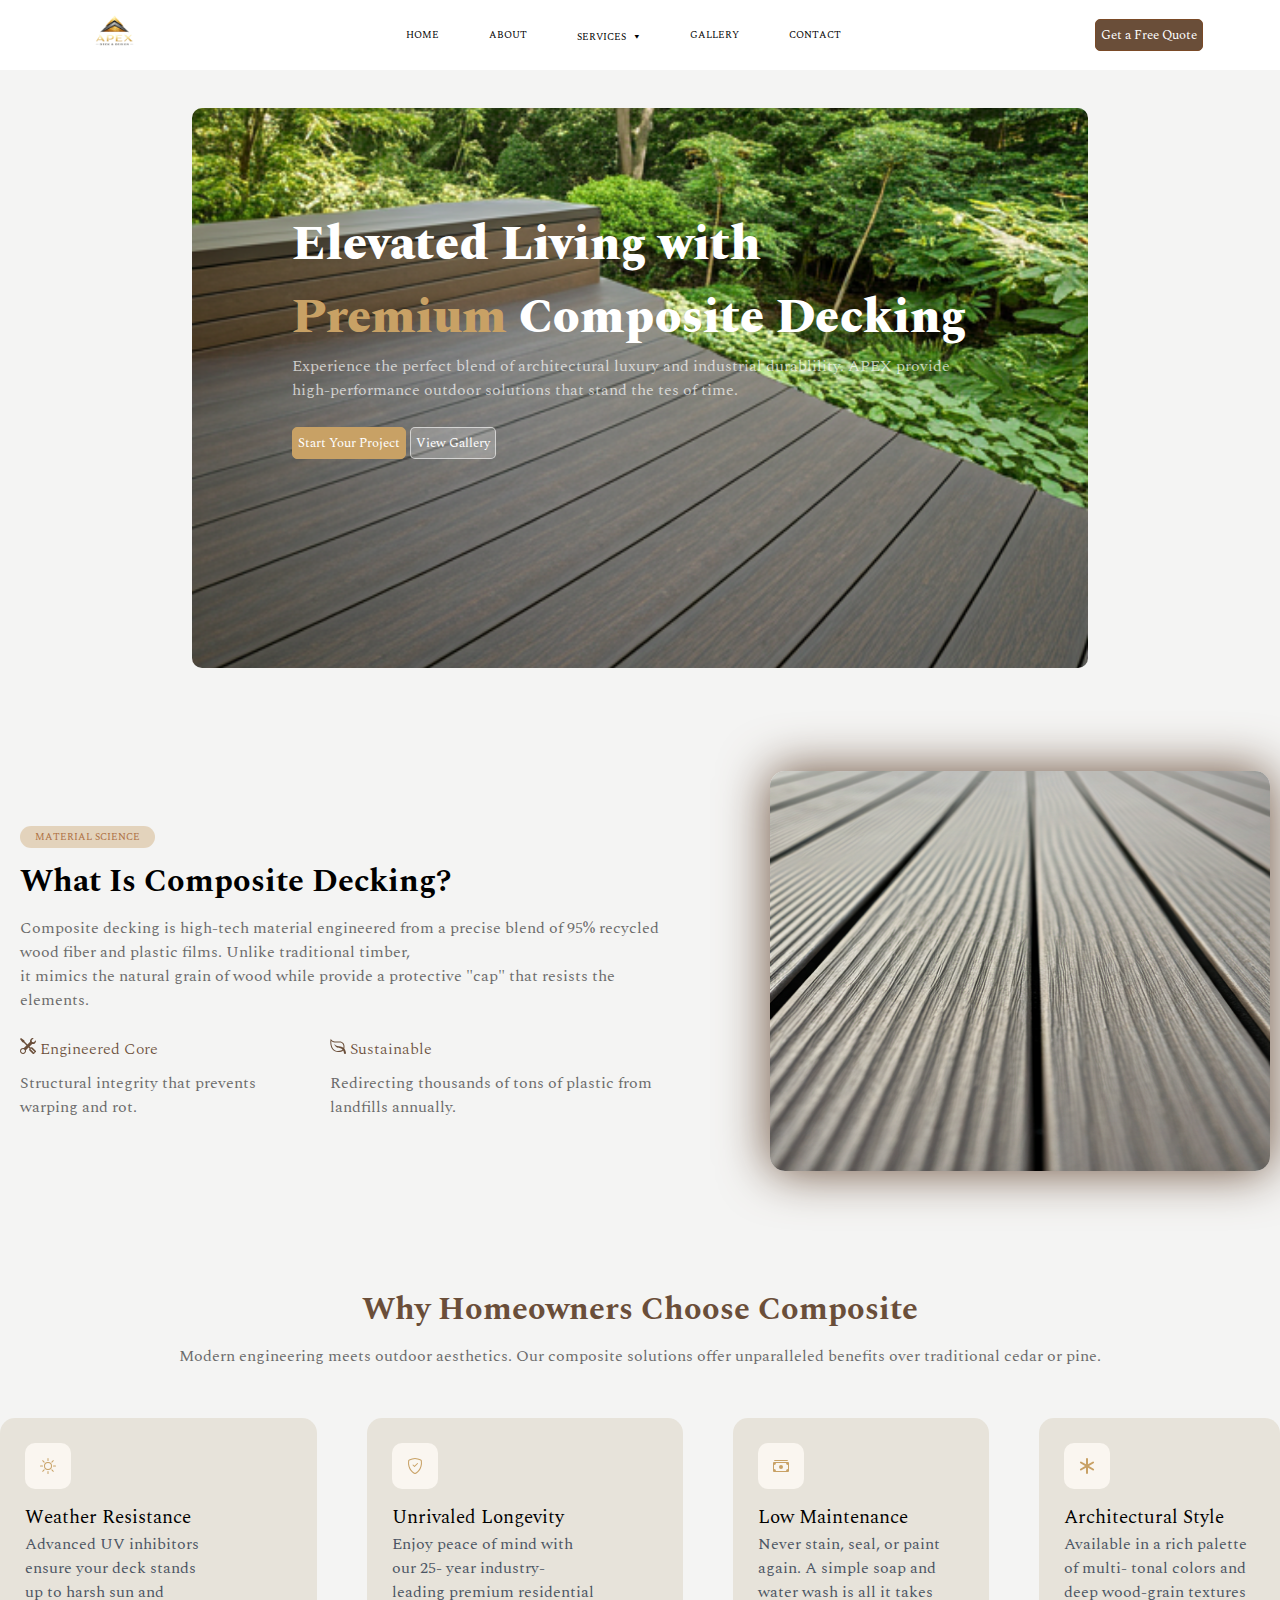
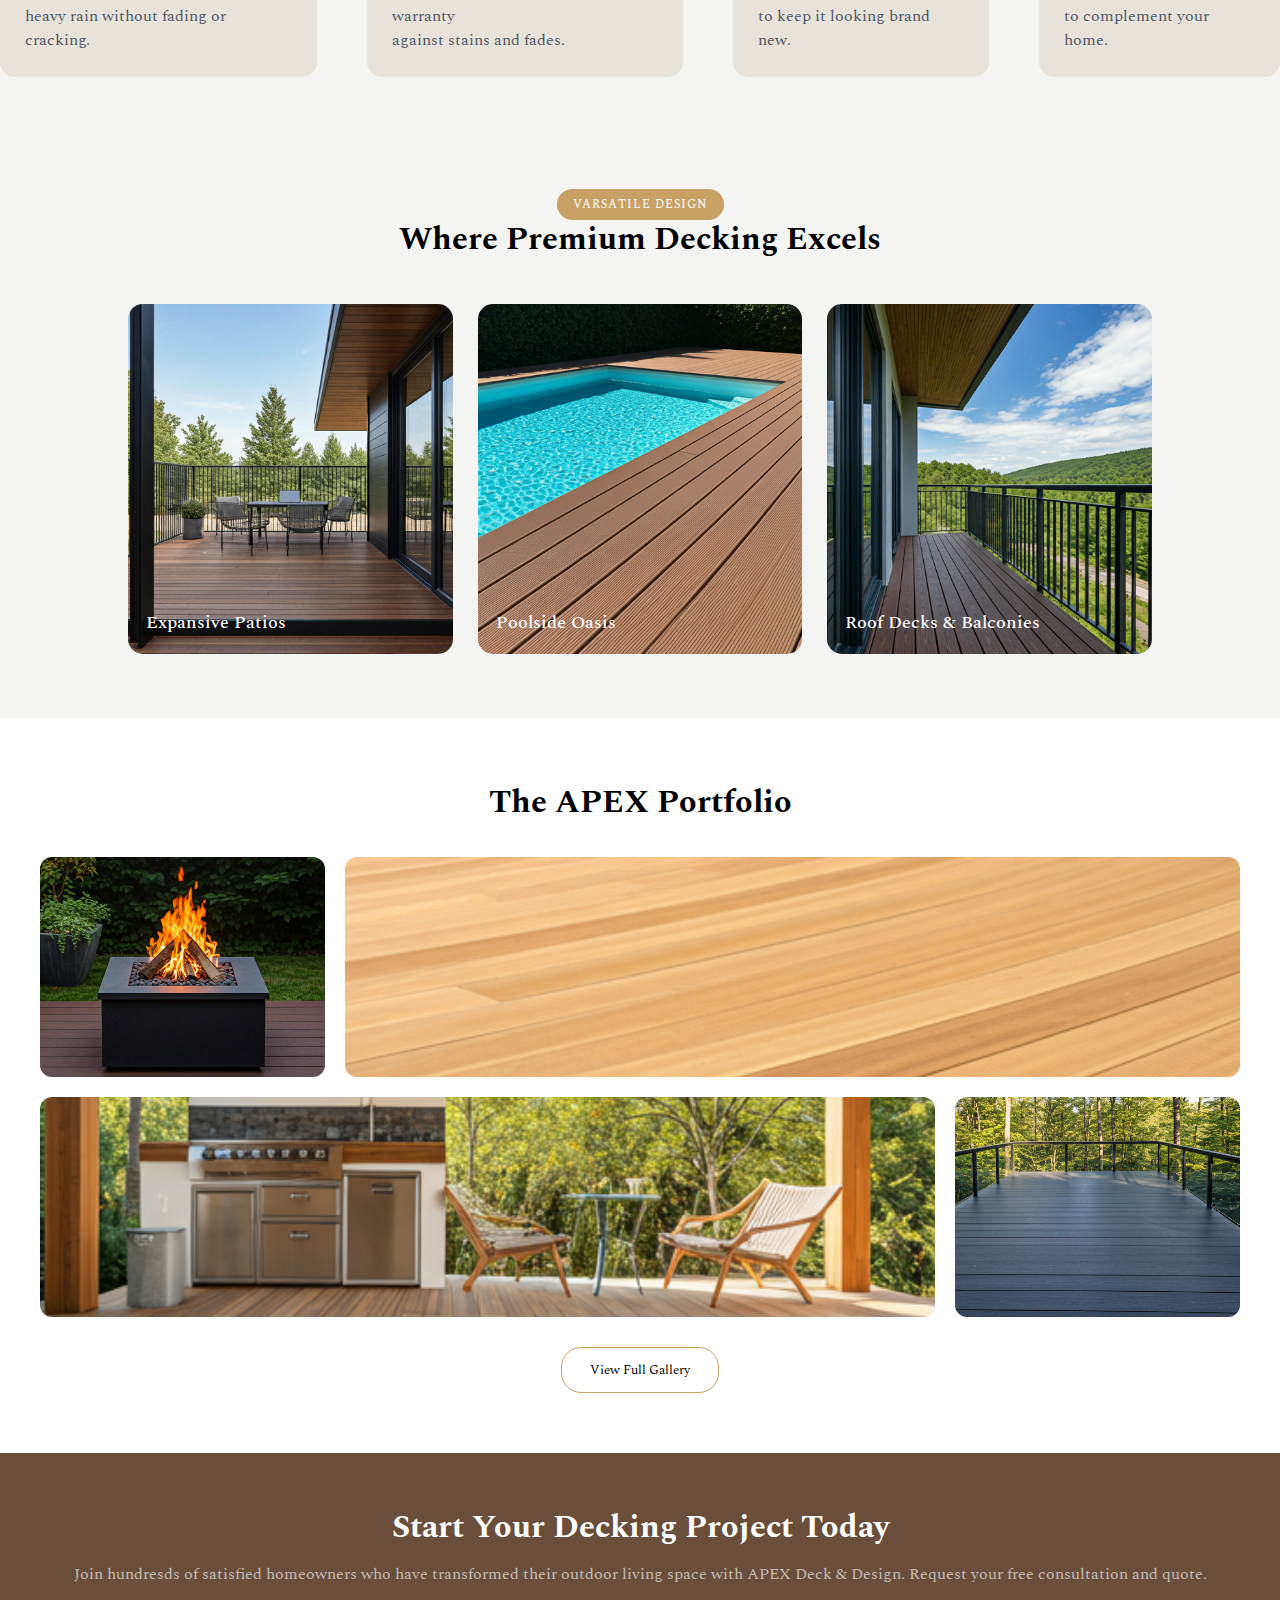
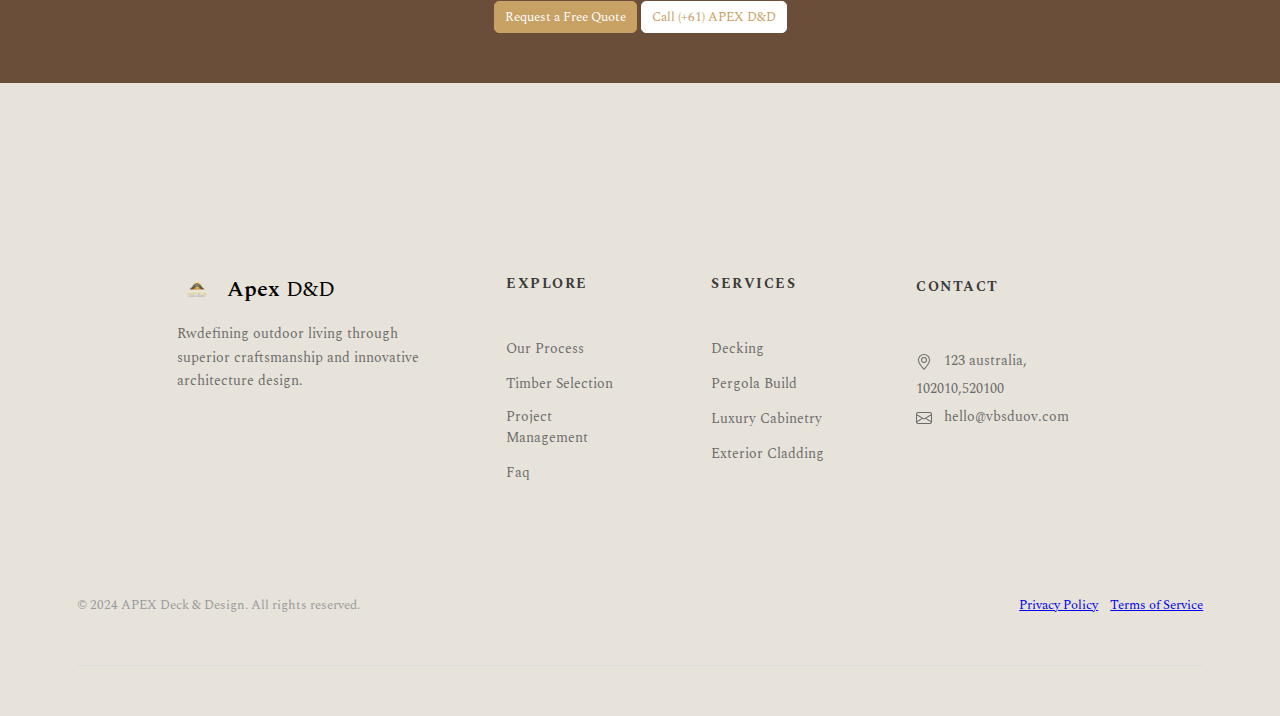
<file: Apex design/Decking services/index.html>
<!DOCTYPE html>
<html lang="en">

<head>
    <meta charset="UTF-8">
    <meta name="viewport" content="width=device-width, initial-scale=1.0">
    <title>Document</title>
    <link rel="stylesheet" href="index.css">
</head>

<body>

    <header class="main-header">
        <div class="logo">
            <img src="logo.png" alt="logo">
        </div>
        <nav class="nav-links" id="navLinks">
            <a href="/Apex design/Home page/index.html">HOME</a>
            <a href="/Apex design/About page/index.html">ABOUT</a>
            <div class="nav-dropdown">
                <a href="/Apex design/services page/index.html" class="drop-btn">
                    SERVICES <span class="arrow">▾</span>
                </a>
                <div class="dropdown-menu">
                    <a href="/Apex design/Decking services/index.html">Decking</a>
                    <a href="#">Exterior Design</a>
                    <a href="#">Wood Work</a>
                    <a href="#">Renovation</a>
                </div>
            </div>
            <a href="/Apex design/Project Gallery Showcase/index.html">GALLERY</a>
            <a href="#">CONTACT</a>
        </nav>
        <button class="quote-btn">Get a Free Quote</button>
        <div class="menu-toggle" id="menuToggle">
            <span></span>
            <span></span>
            <span></span>
        </div>
    </header>
    <section class="background-color">
        <section class="hero-section">
            <div class="hero-img-contant">
                <h1>Elevated Living with <br><span>Premium</span> Composite Decking</h1>
                <p>Experience the perfect blend of architectural luxury and industrial durablility. APEX provide <br>
                    high-performance outdoor solutions that stand the tes of time.</p>
                <button>Start Your Project</button>
                <button>View Gallery</button>
            </div>
        </section>
        <section class="feature-section">
            <div class="feature-contant">
                <span class="sub-tital">MATERIAL SCIENCE</span>
                <h1>What Is Composite Decking?</h1>
                <p>Composite decking is high-tech material engineered from a precise blend of 95% recycled <br>wood
                    fiber
                    and
                    plastic films. Unlike traditional timber, <br>it mimics the natural grain of wood while provide a
                    protective
                    "cap" that resists the elements.</p>
                <div class="feature-flex">
                    <div class="feature-1">
                        <h4>
                            <svg xmlns="http://www.w3.org/2000/svg" width="16" height="16" fill="#6a4e39"
                                class="bi bi-tools" viewBox="0 0 16 16">
                                <path
                                    d="M1 0 0 1l2.2 3.081a1 1 0 0 0 .815.419h.07a1 1 0 0 1 .708.293l2.675 2.675-2.617 2.654A3.003 3.003 0 0 0 0 13a3 3 0 1 0 5.878-.851l2.654-2.617.968.968-.305.914a1 1 0 0 0 .242 1.023l3.27 3.27a.997.997 0 0 0 1.414 0l1.586-1.586a.997.997 0 0 0 0-1.414l-3.27-3.27a1 1 0 0 0-1.023-.242L10.5 9.5l-.96-.96 2.68-2.643A3.005 3.005 0 0 0 16 3q0-.405-.102-.777l-2.14 2.141L12 4l-.364-1.757L13.777.102a3 3 0 0 0-3.675 3.68L7.462 6.46 4.793 3.793a1 1 0 0 1-.293-.707v-.071a1 1 0 0 0-.419-.814zm9.646 10.646a.5.5 0 0 1 .708 0l2.914 2.915a.5.5 0 0 1-.707.707l-2.915-2.914a.5.5 0 0 1 0-.708M3 11l.471.242.529.026.287.445.445.287.026.529L5 13l-.242.471-.026.529-.445.287-.287.445-.529.026L3 15l-.471-.242L2 14.732l-.287-.445L1.268 14l-.026-.529L1 13l.242-.471.026-.529.445-.287.287-.445.529-.026z" />
                            </svg> Engineered Core
                        </h4>
                        <p>Structural integrity that prevents warping and rot.</p>
                    </div>
                    <div class="feature-1">
                        <h4><svg xmlns="http://www.w3.org/2000/svg" width="16" height="16" fill="#6a4e39"
                                class="bi bi-leaf" viewBox="0 0 16 16">
                                <path
                                    d="M1.4 1.7c.216.289.65.84 1.725 1.274 1.093.44 2.884.774 5.834.528l.37-.023c1.823-.06 3.117.598 3.956 1.579C14.16 6.082 14.5 7.41 14.5 8.5c0 .58-.032 1.285-.229 1.997q.198.248.382.54c.756 1.2 1.19 2.563 1.348 3.966a1 1 0 0 1-1.98.198c-.13-.97-.397-1.913-.868-2.77C12.173 13.386 10.565 14 8 14c-1.854 0-3.32-.544-4.45-1.435-1.125-.887-1.89-2.095-2.391-3.383C.16 6.62.16 3.646.509 1.902L.73.806zm-.05 1.39c-.146 1.609-.008 3.809.74 5.728.457 1.17 1.13 2.213 2.079 2.961.942.744 2.185 1.22 3.83 1.221 2.588 0 3.91-.66 4.609-1.445-1.789-2.46-4.121-1.213-6.342-2.68-.74-.488-1.735-1.323-1.844-2.308-.023-.214.237-.274.38-.112 1.4 1.6 3.573 1.757 5.59 2.045 1.227.215 2.21.526 3.033 1.158.058-.39.075-.782.075-1.158 0-.91-.288-1.988-.975-2.792-.626-.732-1.622-1.281-3.167-1.229l-.316.02c-3.05.253-5.01-.08-6.291-.598a5.3 5.3 0 0 1-1.4-.811" />
                            </svg> Sustainable</h4>
                        <p>Redirecting thousands of tons of plastic from landfills annually.</p>
                    </div>
                </div>
            </div>
            <div class="decking-img">
                <img src="deckimg-img.png" alt="">
            </div>
        </section>
        <section class="benefits">
            <div class="section-head">
                <h1>Why Homeowners Choose Composite</h1>
                <p>Modern engineering meets outdoor aesthetics. Our composite solutions offer unparalleled benefits over
                    traditional cedar or pine.</p>
            </div>
            <div class="benefit-flex">
                <div class="benefit">
                    <svg xmlns="http://www.w3.org/2000/svg" width="16" height="16" fill="currentColor"
                        class="bi bi-brightness-high" viewBox="0 0 16 16">
                        <path
                            d="M8 11a3 3 0 1 1 0-6 3 3 0 0 1 0 6m0 1a4 4 0 1 0 0-8 4 4 0 0 0 0 8M8 0a.5.5 0 0 1 .5.5v2a.5.5 0 0 1-1 0v-2A.5.5 0 0 1 8 0m0 13a.5.5 0 0 1 .5.5v2a.5.5 0 0 1-1 0v-2A.5.5 0 0 1 8 13m8-5a.5.5 0 0 1-.5.5h-2a.5.5 0 0 1 0-1h2a.5.5 0 0 1 .5.5M3 8a.5.5 0 0 1-.5.5h-2a.5.5 0 0 1 0-1h2A.5.5 0 0 1 3 8m10.657-5.657a.5.5 0 0 1 0 .707l-1.414 1.415a.5.5 0 1 1-.707-.708l1.414-1.414a.5.5 0 0 1 .707 0m-9.193 9.193a.5.5 0 0 1 0 .707L3.05 13.657a.5.5 0 0 1-.707-.707l1.414-1.414a.5.5 0 0 1 .707 0m9.193 2.121a.5.5 0 0 1-.707 0l-1.414-1.414a.5.5 0 0 1 .707-.707l1.414 1.414a.5.5 0 0 1 0 .707M4.464 4.465a.5.5 0 0 1-.707 0L2.343 3.05a.5.5 0 1 1 .707-.707l1.414 1.414a.5.5 0 0 1 0 .708" />
                    </svg>
                    <h3>Weather Resistance</h3>
                    <p>Advanced UV inhibitors <br>ensure your
                        deck stands <br>up to harsh sun and <br>
                        heavy rain without fading or
                        cracking.</p>
                </div>
                <div class="benefit">
                    <svg xmlns="http://www.w3.org/2000/svg" width="16" height="16" fill="currentColor"
                        class="bi bi-shield-check" viewBox="0 0 16 16">
                        <path
                            d="M5.338 1.59a61 61 0 0 0-2.837.856.48.48 0 0 0-.328.39c-.554 4.157.726 7.19 2.253 9.188a10.7 10.7 0 0 0 2.287 2.233c.346.244.652.42.893.533q.18.085.293.118a1 1 0 0 0 .101.025 1 1 0 0 0 .1-.025q.114-.034.294-.118c.24-.113.547-.29.893-.533a10.7 10.7 0 0 0 2.287-2.233c1.527-1.997 2.807-5.031 2.253-9.188a.48.48 0 0 0-.328-.39c-.651-.213-1.75-.56-2.837-.855C9.552 1.29 8.531 1.067 8 1.067c-.53 0-1.552.223-2.662.524zM5.072.56C6.157.265 7.31 0 8 0s1.843.265 2.928.56c1.11.3 2.229.655 2.887.87a1.54 1.54 0 0 1 1.044 1.262c.596 4.477-.787 7.795-2.465 9.99a11.8 11.8 0 0 1-2.517 2.453 7 7 0 0 1-1.048.625c-.28.132-.581.24-.829.24s-.548-.108-.829-.24a7 7 0 0 1-1.048-.625 11.8 11.8 0 0 1-2.517-2.453C1.928 10.487.545 7.169 1.141 2.692A1.54 1.54 0 0 1 2.185 1.43 63 63 0 0 1 5.072.56" />
                        <path
                            d="M10.854 5.146a.5.5 0 0 1 0 .708l-3 3a.5.5 0 0 1-.708 0l-1.5-1.5a.5.5 0 1 1 .708-.708L7.5 7.793l2.646-2.647a.5.5 0 0 1 .708 0" />
                    </svg>
                    <h3>Unrivaled Longevity</h3>
                    <p>Enjoy peace of mind with <br>our 25-
                        year industry- <br>leading premium
                        residential warranty <br>against stains
                        and fades.</p>
                </div>
                <div class="benefit">
                    <svg xmlns="http://www.w3.org/2000/svg" width="16" height="16" fill="currentColor"
                        class="bi bi-cash-stack" viewBox="0 0 16 16">
                        <path d="M1 3a1 1 0 0 1 1-1h12a1 1 0 0 1 1 1zm7 8a2 2 0 1 0 0-4 2 2 0 0 0 0 4" />
                        <path
                            d="M0 5a1 1 0 0 1 1-1h14a1 1 0 0 1 1 1v8a1 1 0 0 1-1 1H1a1 1 0 0 1-1-1zm3 0a2 2 0 0 1-2 2v4a2 2 0 0 1 2 2h10a2 2 0 0 1 2-2V7a2 2 0 0 1-2-2z" />
                    </svg>
                    <h3>Low Maintenance</h3>
                    <p>Never stain, seal, or paint <br>again. A
                        simple soap and <br>water wash is all it
                        takes <br>to keep it looking brand new.</p>
                </div>
                <div class="benefit">
                    <svg xmlns="http://www.w3.org/2000/svg" width="16" height="16" fill="currentColor"
                        class="bi bi-asterisk" viewBox="0 0 16 16">
                        <path
                            d="M8 0a1 1 0 0 1 1 1v5.268l4.562-2.634a1 1 0 1 1 1 1.732L10 8l4.562 2.634a1 1 0 1 1-1 1.732L9 9.732V15a1 1 0 1 1-2 0V9.732l-4.562 2.634a1 1 0 1 1-1-1.732L6 8 1.438 5.366a1 1 0 0 1 1-1.732L7 6.268V1a1 1 0 0 1 1-1" />
                    </svg>
                    <h3>Architectural Style</h4>
                        <p>Available in a rich palette <br>of multi-
                            tonal colors and <br>deep wood-grain
                            textures <br>to complement your
                            home.</p>
                </div>
            </div>
        </section>
        <section class="gallary-flex-info">
            <div class="header-gallery">
                <span>VARSATILE DESIGN</span>
                <h1>Where Premium Decking Excels</h1>
            </div>
            <div class="display-flex">
                <div class="flex-img-1">
                    <p>Expansive Patios</p>
                </div>

                <div class="flex-img-2">
                    <p>Poolside Oasis</p>
                </div>

                <div class="flex-img-3">
                    <p>Roof Decks & Balconies</p>
                </div>
            </div>
        </section>
    </section>
    <section class="portfolio-preview">
        <h1>The APEX Portfolio</h1>
        <div class="gallery-grid">
            <img src="grid-img-1.png" alt="">
            <img src="grid-img-2.png" alt="">
            <img src="grid-img-3.png" alt="">
            <img src="grid-img-4.png" alt="">
        </div>
        <button>View Full Gallery</button>
    </section>
    <section class="last-cta">
        <h1>Start Your Decking Project Today</h1>
        <p>Join hundresds of satisfied homeowners who have transformed their outdoor living space with APEX Deck &
            Design. Request your free consultation and quote.</p>
        <button>Request a Free Quote</button>
        <button>Call (+61) APEX D&D</button>
    </section>
    <footer>
        <div class="footer">
            <div>
                <div>
                    <img src="logo.png" alt="" />
                    <h2>Apex <span>D&D</span></h2>
                </div>
                <p>
                    Rwdefining outdoor living through superior craftsmanship and
                    innovative architecture design.
                </p>
            </div>
            <div>
                <h3>EXPLORE</h3>
                <br />
                <a href="">Our Process</a> <br />
                <a href="">Timber Selection</a> <br />
                <a href="">Project Management</a> <br />
                <a href="">Faq</a>
            </div>
            <div>
                <h3>SERVICES</h3>
                <br />
                <a href="">Decking</a> <br />
                <a href="">Pergola Build</a> <br />
                <a href="">Luxury Cabinetry</a> <br />
                <a href="">Exterior Cladding </a>
            </div>
            <div>
                <h3>CONTACT</h3>
                <br />
                <svg xmlns="http://www.w3.org/2000/svg" width="16" height="16" fill="currentColor" class="bi bi-geo-alt"
                    viewBox="0 0 16 16">
                    <path
                        d="M12.166 8.94c-.524 1.062-1.234 2.12-1.96 3.07A32 32 0 0 1 8 14.58a32 32 0 0 1-2.206-2.57c-.726-.95-1.436-2.008-1.96-3.07C3.304 7.867 3 6.862 3 6a5 5 0 0 1 10 0c0 .862-.305 1.867-.834 2.94M8 16s6-5.686 6-10A6 6 0 0 0 2 6c0 4.314 6 10 6 10" />
                    <path d="M8 8a2 2 0 1 1 0-4 2 2 0 0 1 0 4m0 1a3 3 0 1 0 0-6 3 3 0 0 0 0 6" />
                </svg>
                123 australia, 102010,520100 <br />
                <svg xmlns="http://www.w3.org/2000/svg" width="16" height="16" fill="currentColor"
                    class="bi bi-envelope" viewBox="0 0 16 16">
                    <path
                        d="M0 4a2 2 0 0 1 2-2h12a2 2 0 0 1 2 2v8a2 2 0 0 1-2 2H2a2 2 0 0 1-2-2zm2-1a1 1 0 0 0-1 1v.217l7 4.2 7-4.2V4a1 1 0 0 0-1-1zm13 2.383-4.708 2.825L15 11.105zm-.034 6.876-5.64-3.471L8 9.583l-1.326-.795-5.64 3.47A1 1 0 0 0 2 13h12a1 1 0 0 0 .966-.741M1 11.105l4.708-2.897L1 5.383z" />
                </svg>
                hello@vbsduov.com
            </div>
        </div>
        <div class="footer-bottom">
            <p>© 2024 APEX Deck & Design. All rights reserved.</p>
            <p>
                <a href="#">Privacy Policy</a> &nbsp;&nbsp;
                <a href="#">Terms of Service</a>
            </p>
        </div>
    </footer>
    <script src="index.js"></script>
</body>

</html>
</file>
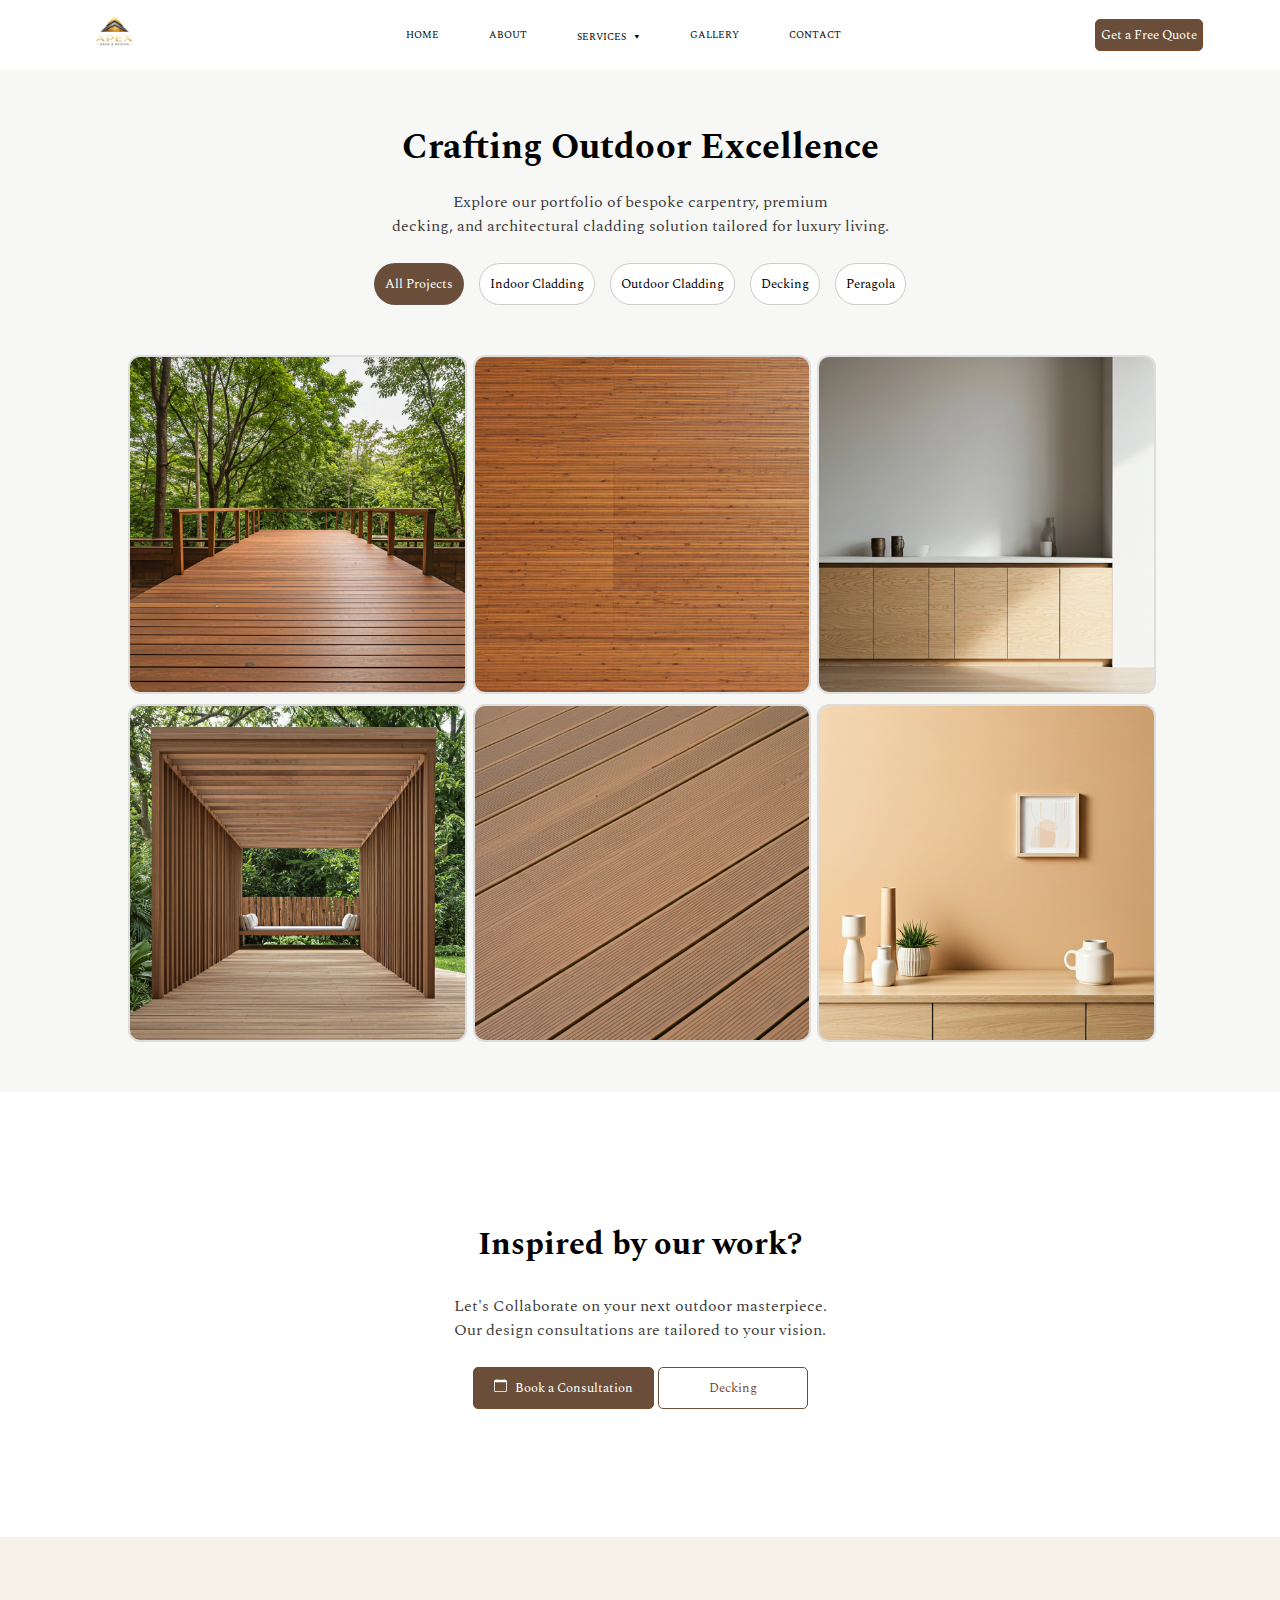
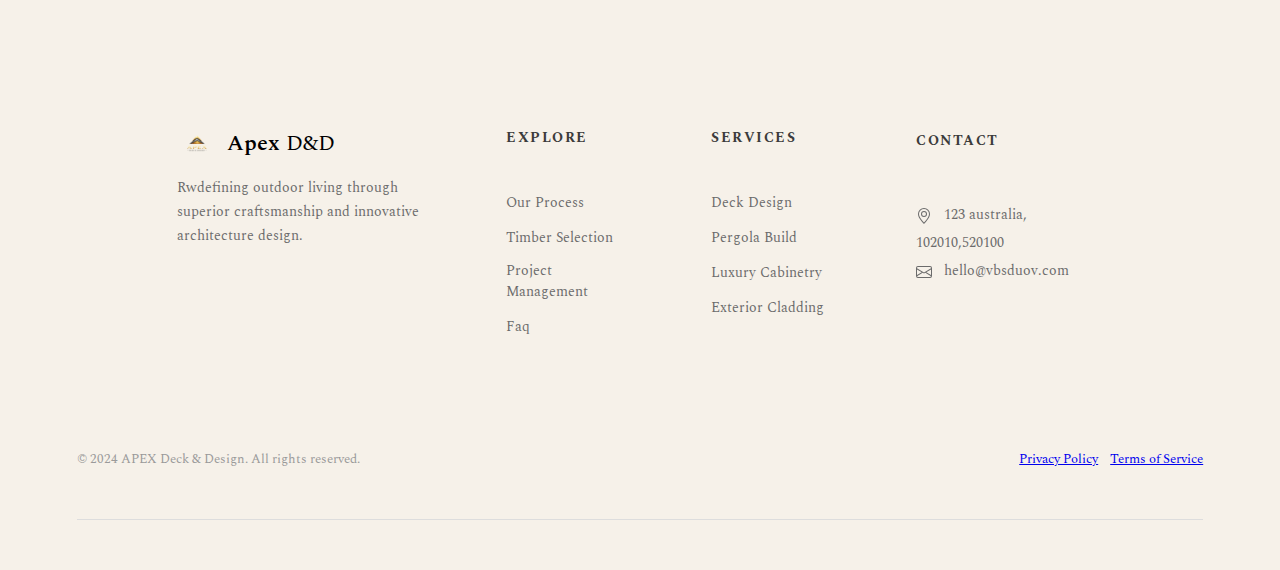
<file: Apex design/Project Gallery Showcase/index.html>
<!DOCTYPE html>
<html lang="en">

<head>
    <meta charset="UTF-8">
    <meta name="viewport" content="width=device-width, initial-scale=1.0">
    <title>Document</title>
    <link rel="stylesheet" href="index.css">
</head>

<body>

    <header class="main-header">
        <div class="logo">
            <img src="logo.png" alt="logo">
        </div>
        <nav class="nav-links" id="navLinks">
            <a href="/Apex design/Home page/index.html">HOME</a>
            <a href="/Apex design/About page/index.html">ABOUT</a>
            <div class="nav-dropdown">
                <a href="/Apex design/services page/index.html" class="drop-btn">
                    SERVICES <span class="arrow">▾</span>
                </a>
                <div class="dropdown-menu">
                    <a href="/Apex design/Decking services/index.html">Decking</a>
                    <a href="#">Exterior Design</a>
                    <a href="#">Wood Work</a>
                    <a href="#">Renovation</a>
                </div>
            </div>
            <a href="/Apex design/Project Gallery Showcase/index.html">GALLERY</a>
            <a href="#">CONTACT</a>
        </nav>
        <button class="quote-btn">Get a Free Quote</button>
        <div class="menu-toggle" id="menuToggle">
            <span></span>
            <span></span>
            <span></span>
        </div>
    </header>
    <section class="background">
        <section class="gallery-preview">
            <div class="gallery-contant-head">
                <h1>Crafting Outdoor Excellence</h1>
                <p>Explore our portfolio of bespoke carpentry, premium <br>decking, and architectural cladding solution
                    tailored
                    for luxury living. </p>
                <div>
                    <button>All Projects</button>
                    <button>Indoor Cladding</button>
                    <button>Outdoor Cladding</button>
                    <button>Decking</button>
                    <button>Peragola</button>
                </div>
            </div>
            <div class="project-gallery">
                <div class="card">
                    <img src="gallery-grid-img-1.png" alt="">
                </div>
                <div class="card">
                    <img src="gallery-grid-img-2.png" alt="">
                </div>
                <div class="card">
                    <img src="gallery-grid-img-3.png" alt="">

                </div>
                <div class="card">
                    <img src="gallery-grid-img-4.png" alt="">
                </div>
                <div class="card">
                    <img src="gallery-grid-img-5.png" alt="">
                </div>
                <div class="card">
                    <img src="gallery-grid-img-6.png" alt="">
                </div>
            </div>
        </section>
        <section class="last-banner">
            <div>
                <h1>Inspired by our work?</h1>
                <p>Let's Collaborate on your next outdoor masterpiece. <br>Our design consultations are tailored to your
                    vision.
                </p>
                <button><svg xmlns="http://www.w3.org/2000/svg" width="13" height="13" fill="currentColor"
                        class="bi bi-calendar" viewBox="0 0 16 16">
                        <path
                            d="M3.5 0a.5.5 0 0 1 .5.5V1h8V.5a.5.5 0 0 1 1 0V1h1a2 2 0 0 1 2 2v11a2 2 0 0 1-2 2H2a2 2 0 0 1-2-2V3a2 2 0 0 1 2-2h1V.5a.5.5 0 0 1 .5-.5M1 4v10a1 1 0 0 0 1 1h12a1 1 0 0 0 1-1V4z" />
                    </svg> Book a Consultation</button>
                <button>Decking</button>
            </div>
        </section>
    </section>
    <footer>
        <div class="footer">
            <div>
                <div>
                    <img src="logo.png" alt="" />
                    <h2>Apex <span>D&D</span></h2>
                </div>
                <p>
                    Rwdefining outdoor living through superior craftsmanship and
                    innovative architecture design.
                </p>
            </div>
            <div>
                <h3>EXPLORE</h3>
                <br />
                <a href="">Our Process</a> <br />
                <a href="">Timber Selection</a> <br />
                <a href="">Project Management</a> <br />
                <a href="">Faq</a>
            </div>
            <div>
                <h3>SERVICES</h3>
                <br />
                <a href="">Deck Design</a> <br />
                <a href="">Pergola Build</a> <br />
                <a href="">Luxury Cabinetry</a> <br />
                <a href="">Exterior Cladding </a>
            </div>
            <div>
                <h3>CONTACT</h3>
                <br />
                <svg xmlns="http://www.w3.org/2000/svg" width="16" height="16" fill="currentColor" class="bi bi-geo-alt"
                    viewBox="0 0 16 16">
                    <path
                        d="M12.166 8.94c-.524 1.062-1.234 2.12-1.96 3.07A32 32 0 0 1 8 14.58a32 32 0 0 1-2.206-2.57c-.726-.95-1.436-2.008-1.96-3.07C3.304 7.867 3 6.862 3 6a5 5 0 0 1 10 0c0 .862-.305 1.867-.834 2.94M8 16s6-5.686 6-10A6 6 0 0 0 2 6c0 4.314 6 10 6 10" />
                    <path d="M8 8a2 2 0 1 1 0-4 2 2 0 0 1 0 4m0 1a3 3 0 1 0 0-6 3 3 0 0 0 0 6" />
                </svg>
                123 australia, 102010,520100 <br />
                <svg xmlns="http://www.w3.org/2000/svg" width="16" height="16" fill="currentColor"
                    class="bi bi-envelope" viewBox="0 0 16 16">
                    <path
                        d="M0 4a2 2 0 0 1 2-2h12a2 2 0 0 1 2 2v8a2 2 0 0 1-2 2H2a2 2 0 0 1-2-2zm2-1a1 1 0 0 0-1 1v.217l7 4.2 7-4.2V4a1 1 0 0 0-1-1zm13 2.383-4.708 2.825L15 11.105zm-.034 6.876-5.64-3.471L8 9.583l-1.326-.795-5.64 3.47A1 1 0 0 0 2 13h12a1 1 0 0 0 .966-.741M1 11.105l4.708-2.897L1 5.383z" />
                </svg>
                hello@vbsduov.com
            </div>
        </div>
        <div class="footer-bottom">
            <p>© 2024 APEX Deck & Design. All rights reserved.</p>
            <p>
                <a href="#">Privacy Policy</a> &nbsp;&nbsp;
                <a href="#">Terms of Service</a>
            </p>
        </div>
    </footer>
    <script src="index.js"></script>
</body>

</html>
</file>
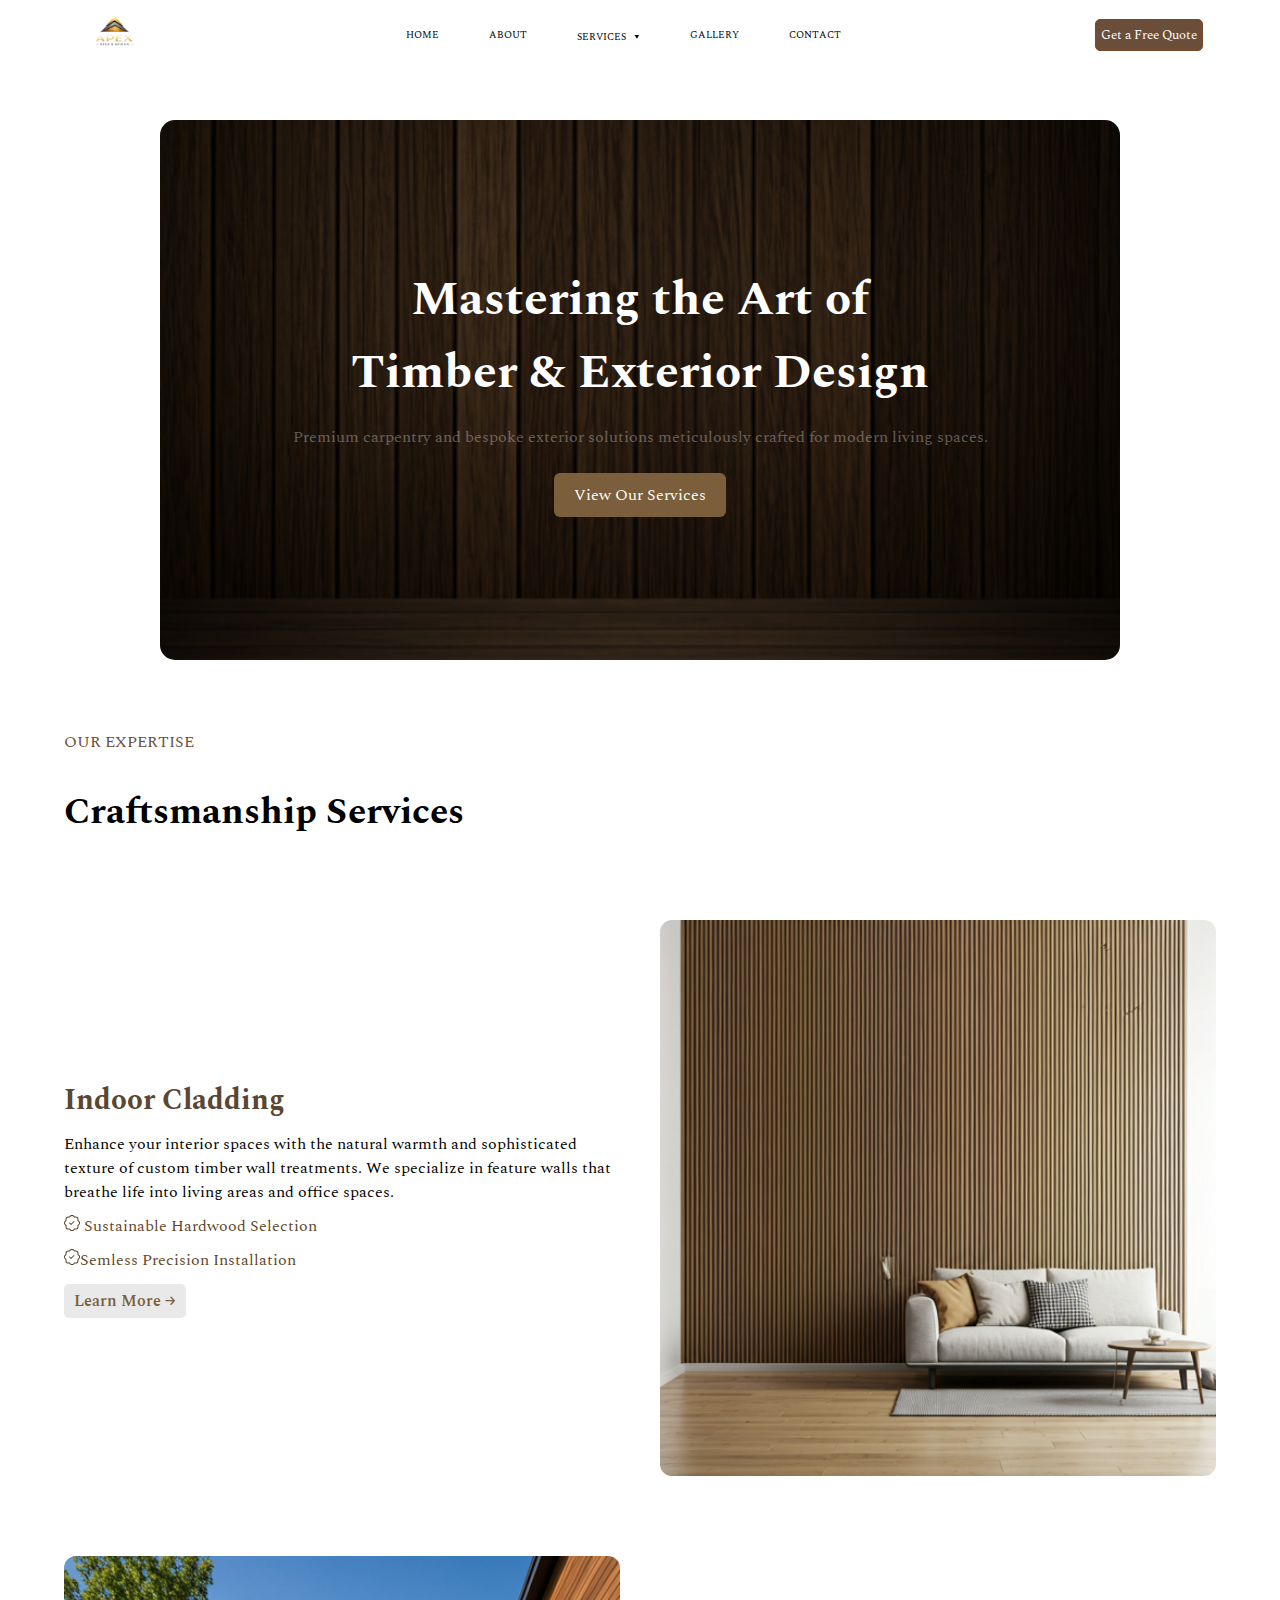
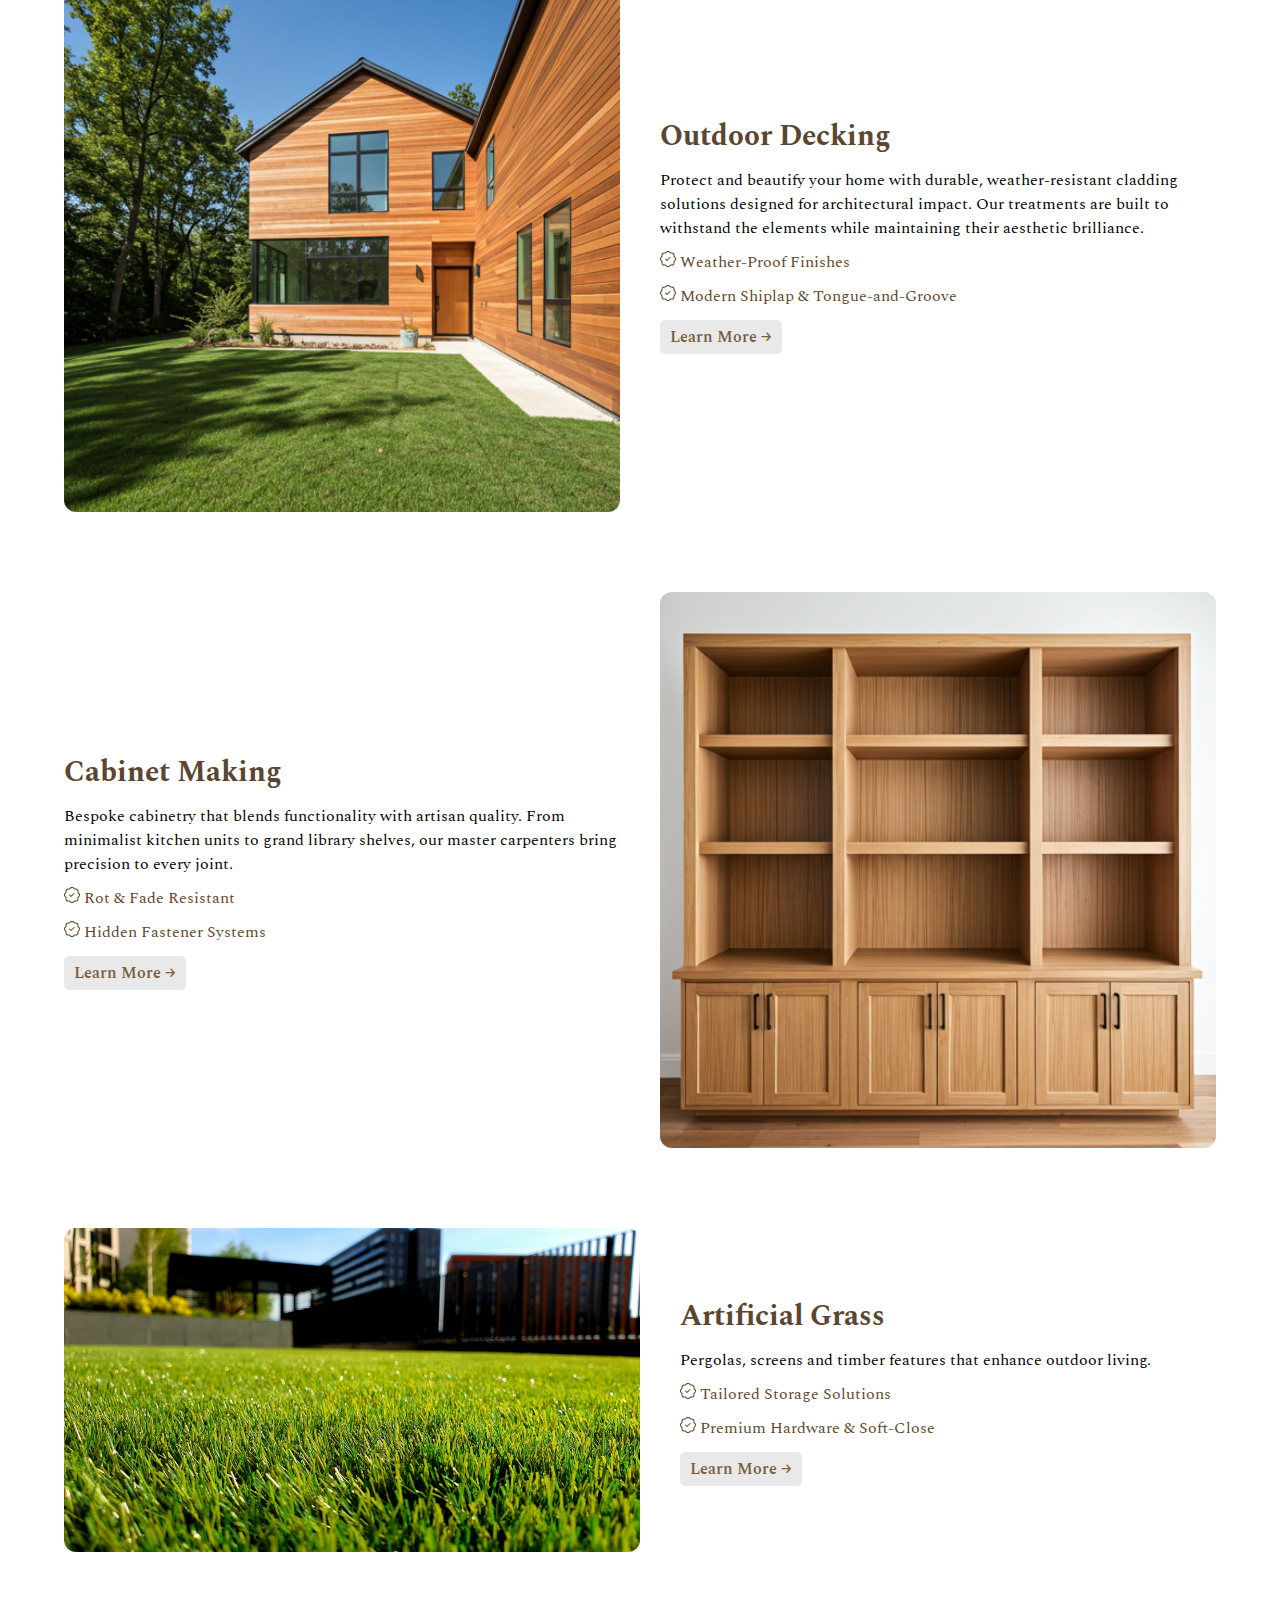
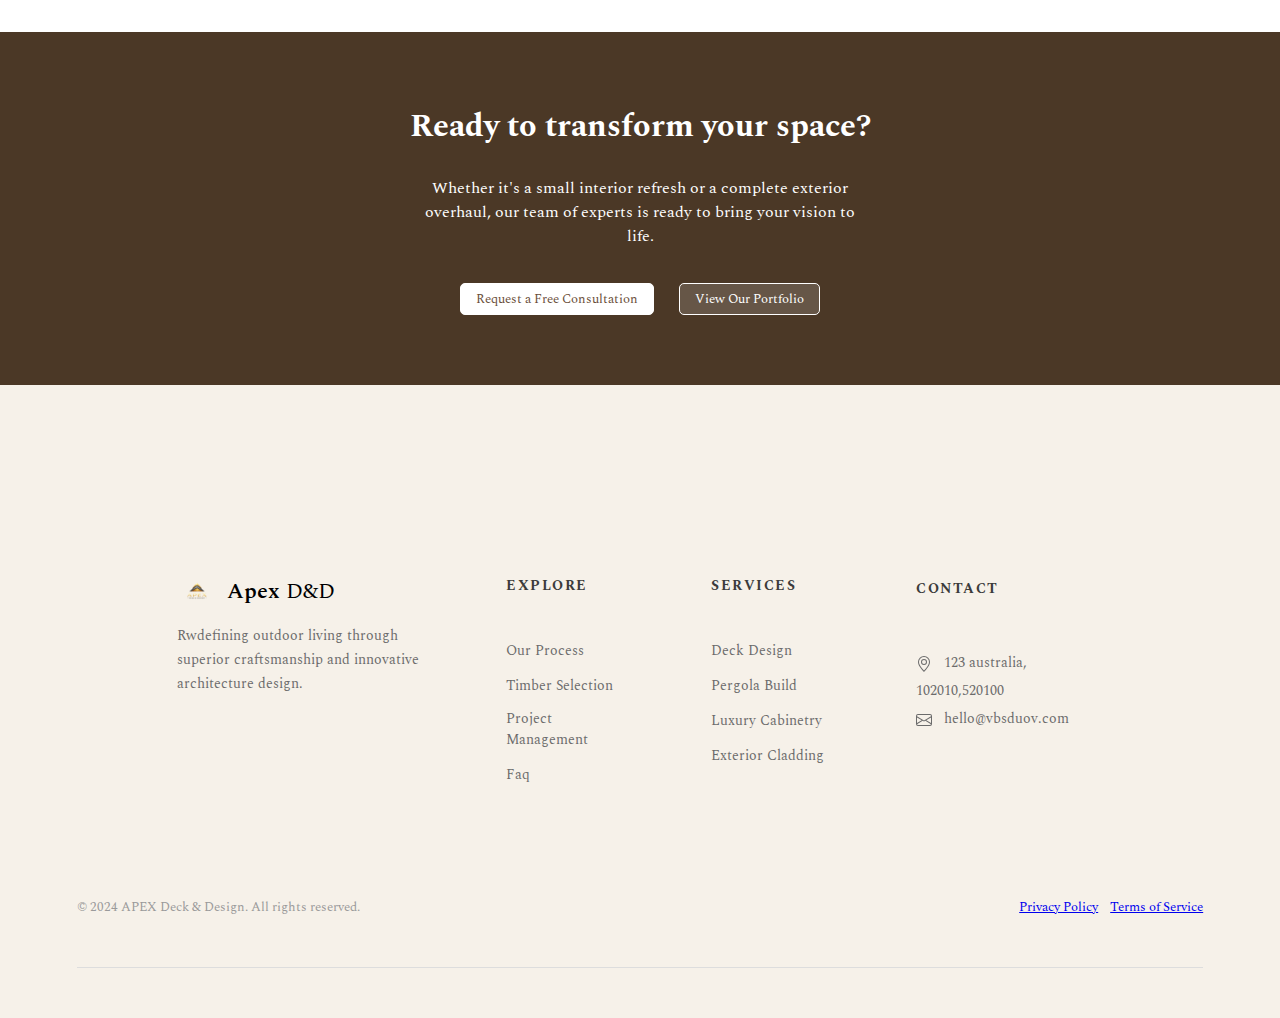
<file: Apex design/services page/index.html>
<!DOCTYPE html>
<html lang="en">

<head>
    <meta charset="UTF-8">
    <meta name="viewport" content="width=device-width, initial-scale=1.0">
    <title>Document</title>
    <link rel="stylesheet" href="index.css">
    <link rel="preconnect" href="https://fonts.googleapis.com">
    <link rel="preconnect" href="https://fonts.gstatic.com" crossorigin>
    <link
        href="https://fonts.googleapis.com/css2?family=Archivo+Black&family=Boldonse&family=Bungee&family=Changa+One:ital@0;1&family=Monoton&family=Spectral:ital,wght@0,200;0,300;0,400;0,500;0,600;0,700;0,800;1,200;1,300;1,400;1,500;1,600;1,700;1,800&family=TASA+Explorer:wght@400..800&display=swap"
        rel="stylesheet">
</head>

<body>
    <header class="main-header">
        <div class="logo">
            <img src="logo.png" alt="logo">
        </div>
        <nav class="nav-links" id="navLinks">
            <a href="/Apex design/Home page/index.html">HOME</a>
            <a href="/Apex design/About page/index.html">ABOUT</a>
            <div class="nav-dropdown">
                <a href="/Apex design/services page/index.html" class="drop-btn">
                    SERVICES <span class="arrow">▾</span>
                </a>
                <div class="dropdown-menu">
                    <a href="/Apex design/Decking services/index.html">Decking</a>
                    <a href="#">Exterior Design</a>
                    <a href="#">Wood Work</a>
                    <a href="#">Renovation</a>
                </div>
            </div>
            <a href="/Apex design/Project Gallery Showcase/index.html">GALLERY</a>
            <a href="#">CONTACT</a>
        </nav>
        <button class="quote-btn">Get a Free Quote</button>
        <div class="menu-toggle" id="menuToggle">
            <span></span>
            <span></span>
            <span></span>
        </div>
    </header>
    <section class="hero-section">
        <div class="hero">
            <div class="hero-content">
                <h1>Mastering the Art of <br> Timber & Exterior Design</h1>
                <p>Premium carpentry and bespoke exterior solutions meticulously crafted for modern living spaces.</p>
                <a href="#" class="btn">View Our Services</a>
            </div>
        </div>
    </section>
    <section class="services">
        <span>OUR EXPERTISE</span>
        <h1>Craftsmanship Services</h1>
        <div class="service">
            <div class="text">
                <h2>Indoor Cladding</h2>
                <p>Enhance your interior spaces with the natural warmth and sophisticated texture of custom timber wall
                    treatments. We specialize in feature walls that breathe life into living areas and office spaces.
                </p>
                <p class="taged-sure"><svg xmlns="http://www.w3.org/2000/svg" width="16" height="16" fill="currentColor"
                        class="bi bi-patch-check" viewBox="0 0 16 16">
                        <path fill-rule="evenodd"
                            d="M10.354 6.146a.5.5 0 0 1 0 .708l-3 3a.5.5 0 0 1-.708 0l-1.5-1.5a.5.5 0 1 1 .708-.708L7 8.793l2.646-2.647a.5.5 0 0 1 .708 0" />
                        <path
                            d="m10.273 2.513-.921-.944.715-.698.622.637.89-.011a2.89 2.89 0 0 1 2.924 2.924l-.01.89.636.622a2.89 2.89 0 0 1 0 4.134l-.637.622.011.89a2.89 2.89 0 0 1-2.924 2.924l-.89-.01-.622.636a2.89 2.89 0 0 1-4.134 0l-.622-.637-.89.011a2.89 2.89 0 0 1-2.924-2.924l.01-.89-.636-.622a2.89 2.89 0 0 1 0-4.134l.637-.622-.011-.89a2.89 2.89 0 0 1 2.924-2.924l.89.01.622-.636a2.89 2.89 0 0 1 4.134 0l-.715.698a1.89 1.89 0 0 0-2.704 0l-.92.944-1.32-.016a1.89 1.89 0 0 0-1.911 1.912l.016 1.318-.944.921a1.89 1.89 0 0 0 0 2.704l.944.92-.016 1.32a1.89 1.89 0 0 0 1.912 1.911l1.318-.016.921.944a1.89 1.89 0 0 0 2.704 0l.92-.944 1.32.016a1.89 1.89 0 0 0 1.911-1.912l-.016-1.318.944-.921a1.89 1.89 0 0 0 0-2.704l-.944-.92.016-1.32a1.89 1.89 0 0 0-1.912-1.911z" />
                    </svg> Sustainable Hardwood Selection</p>
                <p class="taged-sure"><svg xmlns="http://www.w3.org/2000/svg" width="16" height="16" fill="currentColor"
                        class="bi bi-patch-check" viewBox="0 0 16 16">
                        <path fill-rule="evenodd"
                            d="M10.354 6.146a.5.5 0 0 1 0 .708l-3 3a.5.5 0 0 1-.708 0l-1.5-1.5a.5.5 0 1 1 .708-.708L7 8.793l2.646-2.647a.5.5 0 0 1 .708 0" />
                        <path
                            d="m10.273 2.513-.921-.944.715-.698.622.637.89-.011a2.89 2.89 0 0 1 2.924 2.924l-.01.89.636.622a2.89 2.89 0 0 1 0 4.134l-.637.622.011.89a2.89 2.89 0 0 1-2.924 2.924l-.89-.01-.622.636a2.89 2.89 0 0 1-4.134 0l-.622-.637-.89.011a2.89 2.89 0 0 1-2.924-2.924l.01-.89-.636-.622a2.89 2.89 0 0 1 0-4.134l.637-.622-.011-.89a2.89 2.89 0 0 1 2.924-2.924l.89.01.622-.636a2.89 2.89 0 0 1 4.134 0l-.715.698a1.89 1.89 0 0 0-2.704 0l-.92.944-1.32-.016a1.89 1.89 0 0 0-1.911 1.912l.016 1.318-.944.921a1.89 1.89 0 0 0 0 2.704l.944.92-.016 1.32a1.89 1.89 0 0 0 1.912 1.911l1.318-.016.921.944a1.89 1.89 0 0 0 2.704 0l.92-.944 1.32.016a1.89 1.89 0 0 0 1.911-1.912l-.016-1.318.944-.921a1.89 1.89 0 0 0 0-2.704l-.944-.92.016-1.32a1.89 1.89 0 0 0-1.912-1.911z" />
                    </svg>Semless Precision Installation </p>
                <a href="#">Learn More →</a>
            </div>
            <img src="services-1.png" />
        </div>
        <div class="service reverse">
            <img src="services-2.png" />
            <div class="text">
                <h2>Outdoor Decking</h2>
                <p>
                    Protect and beautify your home with durable, weather-resistant cladding solutions designed for
                    architectural impact. Our treatments are built to withstand the elements while maintaining their
                    aesthetic brilliance. </p>
                <p class="taged-sure"><svg xmlns="http://www.w3.org/2000/svg" width="16" height="16" fill="currentColor"
                        class="bi bi-patch-check" viewBox="0 0 16 16">
                        <path fill-rule="evenodd"
                            d="M10.354 6.146a.5.5 0 0 1 0 .708l-3 3a.5.5 0 0 1-.708 0l-1.5-1.5a.5.5 0 1 1 .708-.708L7 8.793l2.646-2.647a.5.5 0 0 1 .708 0" />
                        <path
                            d="m10.273 2.513-.921-.944.715-.698.622.637.89-.011a2.89 2.89 0 0 1 2.924 2.924l-.01.89.636.622a2.89 2.89 0 0 1 0 4.134l-.637.622.011.89a2.89 2.89 0 0 1-2.924 2.924l-.89-.01-.622.636a2.89 2.89 0 0 1-4.134 0l-.622-.637-.89.011a2.89 2.89 0 0 1-2.924-2.924l.01-.89-.636-.622a2.89 2.89 0 0 1 0-4.134l.637-.622-.011-.89a2.89 2.89 0 0 1 2.924-2.924l.89.01.622-.636a2.89 2.89 0 0 1 4.134 0l-.715.698a1.89 1.89 0 0 0-2.704 0l-.92.944-1.32-.016a1.89 1.89 0 0 0-1.911 1.912l.016 1.318-.944.921a1.89 1.89 0 0 0 0 2.704l.944.92-.016 1.32a1.89 1.89 0 0 0 1.912 1.911l1.318-.016.921.944a1.89 1.89 0 0 0 2.704 0l.92-.944 1.32.016a1.89 1.89 0 0 0 1.911-1.912l-.016-1.318.944-.921a1.89 1.89 0 0 0 0-2.704l-.944-.92.016-1.32a1.89 1.89 0 0 0-1.912-1.911z" />
                    </svg> Weather-Proof Finishes</p>
                <p class="taged-sure"><svg xmlns="http://www.w3.org/2000/svg" width="16" height="16" fill="currentColor"
                        class="bi bi-patch-check" viewBox="0 0 16 16">
                        <path fill-rule="evenodd"
                            d="M10.354 6.146a.5.5 0 0 1 0 .708l-3 3a.5.5 0 0 1-.708 0l-1.5-1.5a.5.5 0 1 1 .708-.708L7 8.793l2.646-2.647a.5.5 0 0 1 .708 0" />
                        <path
                            d="m10.273 2.513-.921-.944.715-.698.622.637.89-.011a2.89 2.89 0 0 1 2.924 2.924l-.01.89.636.622a2.89 2.89 0 0 1 0 4.134l-.637.622.011.89a2.89 2.89 0 0 1-2.924 2.924l-.89-.01-.622.636a2.89 2.89 0 0 1-4.134 0l-.622-.637-.89.011a2.89 2.89 0 0 1-2.924-2.924l.01-.89-.636-.622a2.89 2.89 0 0 1 0-4.134l.637-.622-.011-.89a2.89 2.89 0 0 1 2.924-2.924l.89.01.622-.636a2.89 2.89 0 0 1 4.134 0l-.715.698a1.89 1.89 0 0 0-2.704 0l-.92.944-1.32-.016a1.89 1.89 0 0 0-1.911 1.912l.016 1.318-.944.921a1.89 1.89 0 0 0 0 2.704l.944.92-.016 1.32a1.89 1.89 0 0 0 1.912 1.911l1.318-.016.921.944a1.89 1.89 0 0 0 2.704 0l.92-.944 1.32.016a1.89 1.89 0 0 0 1.911-1.912l-.016-1.318.944-.921a1.89 1.89 0 0 0 0-2.704l-.944-.92.016-1.32a1.89 1.89 0 0 0-1.912-1.911z" />
                    </svg> Modern Shiplap & Tongue-and-Groove</p>
                <a href="#">Learn More →</a>
            </div>
        </div>
        <div class="service">
            <div class="text">
                <h2>Cabinet Making</h2>
                <p>
                    Bespoke cabinetry that blends functionality with artisan quality. From minimalist kitchen
                    units to grand library shelves, our master carpenters bring precision to every joint. </p>
                <p class="taged-sure"><svg xmlns="http://www.w3.org/2000/svg" width="16" height="16" fill="currentColor"
                        class="bi bi-patch-check" viewBox="0 0 16 16">
                        <path fill-rule="evenodd"
                            d="M10.354 6.146a.5.5 0 0 1 0 .708l-3 3a.5.5 0 0 1-.708 0l-1.5-1.5a.5.5 0 1 1 .708-.708L7 8.793l2.646-2.647a.5.5 0 0 1 .708 0" />
                        <path
                            d="m10.273 2.513-.921-.944.715-.698.622.637.89-.011a2.89 2.89 0 0 1 2.924 2.924l-.01.89.636.622a2.89 2.89 0 0 1 0 4.134l-.637.622.011.89a2.89 2.89 0 0 1-2.924 2.924l-.89-.01-.622.636a2.89 2.89 0 0 1-4.134 0l-.622-.637-.89.011a2.89 2.89 0 0 1-2.924-2.924l.01-.89-.636-.622a2.89 2.89 0 0 1 0-4.134l.637-.622-.011-.89a2.89 2.89 0 0 1 2.924-2.924l.89.01.622-.636a2.89 2.89 0 0 1 4.134 0l-.715.698a1.89 1.89 0 0 0-2.704 0l-.92.944-1.32-.016a1.89 1.89 0 0 0-1.911 1.912l.016 1.318-.944.921a1.89 1.89 0 0 0 0 2.704l.944.92-.016 1.32a1.89 1.89 0 0 0 1.912 1.911l1.318-.016.921.944a1.89 1.89 0 0 0 2.704 0l.92-.944 1.32.016a1.89 1.89 0 0 0 1.911-1.912l-.016-1.318.944-.921a1.89 1.89 0 0 0 0-2.704l-.944-.92.016-1.32a1.89 1.89 0 0 0-1.912-1.911z" />
                    </svg> Rot & Fade Resistant</p>
                <p class="taged-sure"><svg xmlns="http://www.w3.org/2000/svg" width="16" height="16" fill="currentColor"
                        class="bi bi-patch-check" viewBox="0 0 16 16">
                        <path fill-rule="evenodd"
                            d="M10.354 6.146a.5.5 0 0 1 0 .708l-3 3a.5.5 0 0 1-.708 0l-1.5-1.5a.5.5 0 1 1 .708-.708L7 8.793l2.646-2.647a.5.5 0 0 1 .708 0" />
                        <path
                            d="m10.273 2.513-.921-.944.715-.698.622.637.89-.011a2.89 2.89 0 0 1 2.924 2.924l-.01.89.636.622a2.89 2.89 0 0 1 0 4.134l-.637.622.011.89a2.89 2.89 0 0 1-2.924 2.924l-.89-.01-.622.636a2.89 2.89 0 0 1-4.134 0l-.622-.637-.89.011a2.89 2.89 0 0 1-2.924-2.924l.01-.89-.636-.622a2.89 2.89 0 0 1 0-4.134l.637-.622-.011-.89a2.89 2.89 0 0 1 2.924-2.924l.89.01.622-.636a2.89 2.89 0 0 1 4.134 0l-.715.698a1.89 1.89 0 0 0-2.704 0l-.92.944-1.32-.016a1.89 1.89 0 0 0-1.911 1.912l.016 1.318-.944.921a1.89 1.89 0 0 0 0 2.704l.944.92-.016 1.32a1.89 1.89 0 0 0 1.912 1.911l1.318-.016.921.944a1.89 1.89 0 0 0 2.704 0l.92-.944 1.32.016a1.89 1.89 0 0 0 1.911-1.912l-.016-1.318.944-.921a1.89 1.89 0 0 0 0-2.704l-.944-.92.016-1.32a1.89 1.89 0 0 0-1.912-1.911z" />
                    </svg> Hidden Fastener Systems</p>
                <a href="#">Learn More →</a>
            </div>
            <img src="services-3.png" />
        </div>
        <div class="service reverse">
            <img src="services-4.png" />
            <div class="text">
                <h2>Artificial Grass</h2>
                <p>
                    Pergolas, screens and timber features that enhance outdoor living.
                </p>
                <p class="taged-sure"><svg xmlns="http://www.w3.org/2000/svg" width="16" height="16" fill="currentColor"
                        class="bi bi-patch-check" viewBox="0 0 16 16">
                        <path fill-rule="evenodd"
                            d="M10.354 6.146a.5.5 0 0 1 0 .708l-3 3a.5.5 0 0 1-.708 0l-1.5-1.5a.5.5 0 1 1 .708-.708L7 8.793l2.646-2.647a.5.5 0 0 1 .708 0" />
                        <path
                            d="m10.273 2.513-.921-.944.715-.698.622.637.89-.011a2.89 2.89 0 0 1 2.924 2.924l-.01.89.636.622a2.89 2.89 0 0 1 0 4.134l-.637.622.011.89a2.89 2.89 0 0 1-2.924 2.924l-.89-.01-.622.636a2.89 2.89 0 0 1-4.134 0l-.622-.637-.89.011a2.89 2.89 0 0 1-2.924-2.924l.01-.89-.636-.622a2.89 2.89 0 0 1 0-4.134l.637-.622-.011-.89a2.89 2.89 0 0 1 2.924-2.924l.89.01.622-.636a2.89 2.89 0 0 1 4.134 0l-.715.698a1.89 1.89 0 0 0-2.704 0l-.92.944-1.32-.016a1.89 1.89 0 0 0-1.911 1.912l.016 1.318-.944.921a1.89 1.89 0 0 0 0 2.704l.944.92-.016 1.32a1.89 1.89 0 0 0 1.912 1.911l1.318-.016.921.944a1.89 1.89 0 0 0 2.704 0l.92-.944 1.32.016a1.89 1.89 0 0 0 1.911-1.912l-.016-1.318.944-.921a1.89 1.89 0 0 0 0-2.704l-.944-.92.016-1.32a1.89 1.89 0 0 0-1.912-1.911z" />
                    </svg> Tailored Storage Solutions</p>
                <p class="taged-sure"><svg xmlns="http://www.w3.org/2000/svg" width="16" height="16" fill="currentColor"
                        class="bi bi-patch-check" viewBox="0 0 16 16">
                        <path fill-rule="evenodd"
                            d="M10.354 6.146a.5.5 0 0 1 0 .708l-3 3a.5.5 0 0 1-.708 0l-1.5-1.5a.5.5 0 1 1 .708-.708L7 8.793l2.646-2.647a.5.5 0 0 1 .708 0" />
                        <path
                            d="m10.273 2.513-.921-.944.715-.698.622.637.89-.011a2.89 2.89 0 0 1 2.924 2.924l-.01.89.636.622a2.89 2.89 0 0 1 0 4.134l-.637.622.011.89a2.89 2.89 0 0 1-2.924 2.924l-.89-.01-.622.636a2.89 2.89 0 0 1-4.134 0l-.622-.637-.89.011a2.89 2.89 0 0 1-2.924-2.924l.01-.89-.636-.622a2.89 2.89 0 0 1 0-4.134l.637-.622-.011-.89a2.89 2.89 0 0 1 2.924-2.924l.89.01.622-.636a2.89 2.89 0 0 1 4.134 0l-.715.698a1.89 1.89 0 0 0-2.704 0l-.92.944-1.32-.016a1.89 1.89 0 0 0-1.911 1.912l.016 1.318-.944.921a1.89 1.89 0 0 0 0 2.704l.944.92-.016 1.32a1.89 1.89 0 0 0 1.912 1.911l1.318-.016.921.944a1.89 1.89 0 0 0 2.704 0l.92-.944 1.32.016a1.89 1.89 0 0 0 1.911-1.912l-.016-1.318.944-.921a1.89 1.89 0 0 0 0-2.704l-.944-.92.016-1.32a1.89 1.89 0 0 0-1.912-1.911z" />
                    </svg> Premium Hardware & Soft-Close</p>
                <a href="#">Learn More →</a>
            </div>
        </div>
    </section>
    <section class="cta">
        <h1>Ready to transform your space?</h1>
        <p>Whether it's a small interior refresh or a complete exterior <br>overhaul, our team of
            experts is ready to bring your vision to <br>life.</p>
        <div>
            <button>Request a Free Consultation</button>
            <button> View Our Portfolio</button>
        </div>
    </section>
    <footer>
        <div class="footer">
            <div>
                <div>
                    <img src="logo.png" alt="" />
                    <h2>Apex <span>D&D</span></h2>
                </div>
                <p>
                    Rwdefining outdoor living through superior craftsmanship and
                    innovative architecture design.
                </p>
            </div>
            <div>
                <h3>EXPLORE</h3>
                <br />
                <a href="">Our Process</a> <br />
                <a href="">Timber Selection</a> <br />
                <a href="">Project Management</a> <br />
                <a href="">Faq</a>
            </div>
            <div>
                <h3>SERVICES</h3>
                <br />
                <a href="">Deck Design</a> <br />
                <a href="">Pergola Build</a> <br />
                <a href="">Luxury Cabinetry</a> <br />
                <a href="">Exterior Cladding </a>
            </div>
            <div>
                <h3>CONTACT</h3>
                <br />
                <svg xmlns="http://www.w3.org/2000/svg" width="16" height="16" fill="currentColor" class="bi bi-geo-alt"
                    viewBox="0 0 16 16">
                    <path
                        d="M12.166 8.94c-.524 1.062-1.234 2.12-1.96 3.07A32 32 0 0 1 8 14.58a32 32 0 0 1-2.206-2.57c-.726-.95-1.436-2.008-1.96-3.07C3.304 7.867 3 6.862 3 6a5 5 0 0 1 10 0c0 .862-.305 1.867-.834 2.94M8 16s6-5.686 6-10A6 6 0 0 0 2 6c0 4.314 6 10 6 10" />
                    <path d="M8 8a2 2 0 1 1 0-4 2 2 0 0 1 0 4m0 1a3 3 0 1 0 0-6 3 3 0 0 0 0 6" />
                </svg>
                123 australia, 102010,520100 <br />
                <svg xmlns="http://www.w3.org/2000/svg" width="16" height="16" fill="currentColor"
                    class="bi bi-envelope" viewBox="0 0 16 16">
                    <path
                        d="M0 4a2 2 0 0 1 2-2h12a2 2 0 0 1 2 2v8a2 2 0 0 1-2 2H2a2 2 0 0 1-2-2zm2-1a1 1 0 0 0-1 1v.217l7 4.2 7-4.2V4a1 1 0 0 0-1-1zm13 2.383-4.708 2.825L15 11.105zm-.034 6.876-5.64-3.471L8 9.583l-1.326-.795-5.64 3.47A1 1 0 0 0 2 13h12a1 1 0 0 0 .966-.741M1 11.105l4.708-2.897L1 5.383z" />
                </svg>
                hello@vbsduov.com
            </div>
        </div>
        <div class="footer-bottom">
            <p>© 2024 APEX Deck & Design. All rights reserved.</p>
            <p>
                <a href="#">Privacy Policy</a> &nbsp;&nbsp;
                <a href="#">Terms of Service</a>
            </p>
        </div>
    </footer>
    <script src="index.js"></script>
</body>

</html>
</file>
<file: contact page/index.css>
@import url('https://fonts.googleapis.com/css2?family=Archivo+Black&family=Bungee&family=Spectral:ital,wght@0,200;0,300;0,400;0,500;0,600;0,700;0,800;1,200;1,300;1,400;1,500;1,600;1,700;1,800&family=TASA+Explorer:wght@400..800&display=swap');

* {
    margin: 0;
    padding: 0;
    font-family: "Spectral", serif;

}

button {
    cursor: pointer;
}

header {
    display: flex;
    justify-content: space-between;
    padding: 0 6%;
    gap: 0;
}

header img {
    height: 50px;
}

header>div:first-child p {
    font-weight: 700;
    font-size: 20px;
}

header>div:first-child span {
    font-weight: 400;
    font-size: 7px;
    display: block;
    color: #7A4A27;
}

header div button:last-of-type {
    background-color: #6a4e39;
    color: #ffffff;
    padding: 5px;
    border-radius: 5px;
}

header p {
    color: #6a4e39;
    font-family: 'EB Garamond', serif;
    font-weight: bolder;
    font-size: 15px;

}

header p span {
    color: rgb(139, 104, 8);
    font-weight: 100;
}

header nav {
    display: flex;
    gap: 50px;
    align-items: center;
    justify-content: center;
}

header a {
    text-decoration: none;
    color: #000000;
    font-size: 10px;
}

.quote-btn {
    background-color: #6a4e39;
    padding: 5px;
    border: 1px solid #7A4A27;
    color: #fff;
    border-radius: 5px;
}

.main-header {
    display: flex;
    align-items: center;
    justify-content: space-between;
    padding: 0 6%;
    height: 70px;
    position: sticky;
    top: 0;
    background: white;
    z-index: 999;
}

.menu-toggle {
    display: none;
    flex-direction: column;
    gap: 5px;
    cursor: pointer;
}

.menu-toggle span {
    width: 25px;
    height: 3px;
    background: black;
    border-radius: 3px;
}



@keyframes slideDown {
    from {
        opacity: 0;
        transform: translateY(-10px);
    }

    to {
        opacity: 1;
        transform: translateY(0);
    }
}

button:hover {
    transform: translateY(-2px);
    transition: 0.3s;
}

a:hover {
    color: var(--brown);
    transition: 0.3s;
}

.services-img-div img:hover,
.project-gallery-preview img:hover {
    transform: scale(1.05);
    transition: 0.4s ease;
}

.reveal {
    opacity: 0;
    transform: translateY(30px);
    transition: 0.8s ease;
}

.reveal.active {
    opacity: 1;
    transform: translateY(0);
}

.nav-dropdown {
    position: relative;
}

.arrow {
    font-size: 10px;
    margin-left: 5px;
}

.dropdown-menu {
    position: absolute;
    top: 100%;
    left: 0;
    background: #ffffff;
    min-width: 170px;
    display: none;
    flex-direction: column;
    border-radius: 5px;
    box-shadow: 0 10px 25px rgba(0, 0, 0, 0.15);
    overflow: hidden;
    animation: slideDown 0.3s ease;
    z-index: 9999;
}

.dropdown-menu a {
    padding: 10px 14px;
    font-size: 11px;
    color: #000;
    transition: 0.3s;
}

.dropdown-menu a:hover {
    background: #6a4e39;
    color: white;
}

.nav-dropdown:hover .dropdown-menu {
    display: flex;
}

footer {
    background: #f6f1e9;
    padding: 90px 6% 30px;
    font-family: "Poppins", sans-serif;
}

.footer {
    display: grid;
    grid-template-columns: 2fr 1fr 1fr 1.5fr;
    gap: 80px;
    padding: 100px;
}

.footer>div:first-child div {
    display: flex;
    align-items: center;
    gap: 10px;
}

.footer img {
    width: 40px;
}

.footer h2 {
    font-size: 22px;
    font-weight: 600;
}

.footer h2 span {
    font-weight: 400;
}

.footer p {
    margin-top: 16px;
    font-size: 14px;
    line-height: 1.7;
    color: #6b6b6b;
    max-width: 280px;
}

.footer h3 {
    font-size: 14px;
    letter-spacing: 1.5px;
    margin-bottom: 18px;
    color: #3b3b3b;
}

.footer a {
    display: inline-block;
    margin-bottom: 12px;
    font-size: 14px;
    text-decoration: none;
    color: #6b6b6b;
    transition: 0.3s ease;
}

.footer a:hover {
    color: #000;
}

.footer svg {
    vertical-align: middle;
    margin-right: 8px;
    color: #6b6b6b;
}

.footer div:last-child {
    font-size: 14px;
    line-height: 2;
    color: #6b6b6b;
}

footer::after {
    content: "";
    display: block;
    width: 100%;
    height: 1px;
    background: #ddd;
    margin: 50px 0 20px;
}

.footer-bottom {
    display: flex;
    justify-content: space-between;
    align-items: center;
    font-size: 13px;
    color: #9a9a9a;
}

@media (max-width: 768px) {
    footer {
        padding: 60px 20px 25px;
    }

    .footer {
        display: flex;
        flex-direction: column;
        gap: 45px;
        text-align: center;
    }

    .footer>div:first-child div {
        justify-content: center;
    }

    .footer img {
        width: 36px;
    }

    .footer h2 {
        font-size: 20px;
    }

    .footer p {
        font-size: 14px;
        line-height: 1.7;
        margin: 12px auto 0;
        max-width: 300px;
    }

    .footer h3 {
        font-size: 13px;
        letter-spacing: 1.4px;
        margin-bottom: 12px;
    }

    .footer a {
        font-size: 14px;
        margin-bottom: 10px;
    }

    .footer div:last-child {
        font-size: 14px;
        line-height: 1.9;
    }

    .footer svg {
        margin-right: 6px;
    }

    .footer-bottom {
        flex-direction: column;
        gap: 10px;
        text-align: center;
        font-size: 12px;
    }

    .footer-bottom a {
        color: #00000065;
    }

    header div button:last-of-type {
        font-size: 0.5rem;
    }

    header nav {
        gap: 10px;
    }

    header {
        gap: 15px;
    }

    .menu-toggle {
        display: flex;
    }

    .nav-links {
        position: absolute;
        top: 70px;
        left: 0;
        width: 100%;
        background: white;
        flex-direction: column;
        gap: 20px;
        padding: 20px 0;
        display: none;
        animation: slideDown 0.4s ease;
    }

    .nav-links.active {
        display: flex;
    }

    .quote-btn {
        display: none;
    }

}
</file>
<file: Decking gallery page/index.css>
@import url('https://fonts.googleapis.com/css2?family=Archivo+Black&family=Bungee&family=Spectral:ital,wght@0,200;0,300;0,400;0,500;0,600;0,700;0,800;1,200;1,300;1,400;1,500;1,600;1,700;1,800&family=TASA+Explorer:wght@400..800&display=swap');

* {
    margin: 0;
    padding: 0;
    font-family: "Spectral", serif;

}

button {
    cursor: pointer;
}

header {
    display: flex;
    justify-content: space-between;
    padding: 0 6%;
    gap: 0;
}

header img {
    height: 50px;
}

header>div:first-child p {
    font-weight: 700;
    font-size: 20px;
}

header>div:first-child span {
    font-weight: 400;
    font-size: 7px;
    display: block;
    color: #7A4A27;
}

header div button:last-of-type {
    background-color: #6a4e39;
    color: #ffffff;
    padding: 5px;
    border-radius: 5px;
}

header p {
    color: #6a4e39;
    font-family: 'EB Garamond', serif;
    font-weight: bolder;
    font-size: 15px;

}

header p span {
    color: rgb(139, 104, 8);
    font-weight: 100;
}

header nav {
    display: flex;
    gap: 50px;
    align-items: center;
    justify-content: center;
}

header a {
    text-decoration: none;
    color: #000000;
    font-size: 10px;
}

.quote-btn {
    background-color: #6a4e39;
    padding: 5px;
    border: 1px solid #7A4A27;
    color: #fff;
    border-radius: 5px;
}

.main-header {
    display: flex;
    align-items: center;
    justify-content: space-between;
    padding: 0 6%;
    height: 70px;
    position: sticky;
    top: 0;
    background: white;
    z-index: 999;
}

.menu-toggle {
    display: none;
    flex-direction: column;
    gap: 5px;
    cursor: pointer;
}

.menu-toggle span {
    width: 25px;
    height: 3px;
    background: black;
    border-radius: 3px;
}



@keyframes slideDown {
    from {
        opacity: 0;
        transform: translateY(-10px);
    }

    to {
        opacity: 1;
        transform: translateY(0);
    }
}

button:hover {
    transform: translateY(-2px);
    transition: 0.3s;
}

a:hover {
    color: var(--brown);
    transition: 0.3s;
}

.services-img-div img:hover,
.project-gallery-preview img:hover {
    transform: scale(1.05);
    transition: 0.4s ease;
}

.reveal {
    opacity: 0;
    transform: translateY(30px);
    transition: 0.8s ease;
}

.reveal.active {
    opacity: 1;
    transform: translateY(0);
}

.nav-dropdown {
    position: relative;
}

.arrow {
    font-size: 10px;
    margin-left: 5px;
}

.dropdown-menu {
    position: absolute;
    top: 100%;
    left: 0;
    background: #ffffff;
    min-width: 170px;
    display: none;
    flex-direction: column;
    border-radius: 5px;
    box-shadow: 0 10px 25px rgba(0, 0, 0, 0.15);
    overflow: hidden;
    animation: slideDown 0.3s ease;
    z-index: 9999;
}

.dropdown-menu a {
    padding: 10px 14px;
    font-size: 11px;
    color: #000;
    transition: 0.3s;
}

.dropdown-menu a:hover {
    background: #6a4e39;
    color: white;
}

.nav-dropdown:hover .dropdown-menu {
    display: flex;
}

.background {
    background-color: #F7F7F6;
}

.gallery-preview {
    padding: 50px 10%;

}

.gallery-contant-head {
    text-align: center;
    margin-bottom: 50px;
}

.gallery-contant-head h1 {
    font-size: 4vh;
    margin-bottom: 15px;
}

.gallery-contant-head p {
    color: #3b3b3b;
    margin-bottom: 25px;
}

.gallery-contant-head>div {
    display: flex;
    align-items: center;
    justify-content: center;
    gap: 15px;
}

.livebtn {
    color: #7A4A27;
}

.gallery-contant-head>div button {
    background-color: #fff;
    border: 1px solid #6b6b6b56;
    border-radius: 50px;
    padding: 10px;
}

.project-gallery {
    display: grid;
    grid-template-columns: repeat(3, 1fr);
    gap: 10px;
    border-radius: 5px;
}

.card {
    border: 2px solid #ddd;
    border-radius: 12px;
    overflow: hidden;
    width: 100%;
    height: fit-content;
}

.card img {
    width: 100%;
    display: block;
    transition: transform 0.4s ease;
}

.card:hover img {
    transform: scale(1.12);
}

.last-banner {
    text-align: center;
    background-color: #FFFFFF;
    display: flex;
    align-items: center;
    justify-content: center;
    padding: 10% 0px;
}

.last-banner h1 {
    color: #000;
    margin-bottom: 25px;
}

.last-banner p {
    color: #3b3b3b;
    margin-bottom: 25px;
}

.last-banner button:first-of-type {
    color: white;
    background-color: #6a4e39;
    padding: 10px 20px;
    border-radius: 5px;
    border: 1px solid #7A4A27;
}

.last-banner button svg {
    margin-right: 5px;
}

.last-banner button:last-of-type {
    color: #7A4A27;
    background-color: transparent;
    padding: 10px 50px;
    border-radius: 5px;
    border: 1px solid #6a4e39;
}

footer {
    background: #f6f1e9;
    padding: 90px 6% 30px;
    font-family: "Poppins", sans-serif;
}

.footer {
    display: grid;
    grid-template-columns: 2fr 1fr 1fr 1.5fr;
    gap: 80px;
    padding: 100px;
}

.footer>div:first-child div {
    display: flex;
    align-items: center;
    gap: 10px;
}

.footer img {
    width: 40px;
}

.footer h2 {
    font-size: 22px;
    font-weight: 600;
}

.footer h2 span {
    font-weight: 400;
}

.footer p {
    margin-top: 16px;
    font-size: 14px;
    line-height: 1.7;
    color: #6b6b6b;
    max-width: 280px;
}

.footer h3 {
    font-size: 14px;
    letter-spacing: 1.5px;
    margin-bottom: 18px;
    color: #3b3b3b;
}

.footer a {
    display: inline-block;
    margin-bottom: 12px;
    font-size: 14px;
    text-decoration: none;
    color: #6b6b6b;
    transition: 0.3s ease;
}

.footer a:hover {
    color: #000;
}

.footer svg {
    vertical-align: middle;
    margin-right: 8px;
    color: #6b6b6b;
}

.footer div:last-child {
    font-size: 14px;
    line-height: 2;
    color: #6b6b6b;
}

footer::after {
    content: "";
    display: block;
    width: 100%;
    height: 1px;
    background: #ddd;
    margin: 50px 0 20px;
}

.footer-bottom {
    display: flex;
    justify-content: space-between;
    align-items: center;
    font-size: 13px;
    color: #9a9a9a;
}

@media (max-width: 768px) {
    .last-banner {
        width: 100%;
    }

    .project-gallery {
        display: grid;
        grid-template-columns: repeat(1, 1fr);
    }

    .gallery-contant-head>div {
        display: grid;
        grid-template-columns: repeat(3, 1fr);
        gap: 10px;
    }

    .gallery-contant-head div button {
        padding: 5px;
    }

    .gallery-contant-head h1 {
        font-size: 2.7vh;
    }

    footer {
        padding: 60px 20px 25px;
    }

    .footer {
        display: flex;
        flex-direction: column;
        gap: 45px;
        text-align: center;
    }

    .footer>div:first-child div {
        justify-content: center;
    }

    .footer img {
        width: 36px;
    }

    .footer h2 {
        font-size: 20px;
    }

    .footer p {
        font-size: 14px;
        line-height: 1.7;
        margin: 12px auto 0;
        max-width: 300px;
    }

    .footer h3 {
        font-size: 13px;
        letter-spacing: 1.4px;
        margin-bottom: 12px;
    }

    .footer a {
        font-size: 14px;
        margin-bottom: 10px;
    }

    .footer div:last-child {
        font-size: 14px;
        line-height: 1.9;
    }

    .footer svg {
        margin-right: 6px;
    }

    .footer-bottom {
        flex-direction: column;
        gap: 10px;
        text-align: center;
        font-size: 12px;
    }

    .footer-bottom a {
        color: #00000065;
    }

    header nav {
        gap: 10px;
    }

    header {
        gap: 15px;
    }

    .menu-toggle {
        display: flex;
    }

    .nav-dropdown:hover .dropdown-menu {
        display: flex;
    }

    .nav-links {
        position: absolute;
        top: 70px;
        left: 0;
        width: 100%;
        background: white;
        flex-direction: column;
        gap: 20px;
        padding: 20px 0;
        display: none;
        animation: slideDown 0.4s ease;
    }

    .nav-links.active {
        display: flex;
    }

    .quote-btn {
        display: none;
    }


    .hero-section div div {
        transform: translate(50%, -50%);
        transform: translateX(10px);
    }

    .hero-section h1 {
        font-size: 3.5rem;
    }

    .hero-section div div {
        left: 20px;
        bottom: 275px;
    }

    header div button:last-of-type {
        font-size: 0.5rem;
    }
}
</file>
<file: Home page/index.css>
@import url('https://fonts.googleapis.com/css2?family=Archivo+Black&family=Bungee&family=Spectral:ital,wght@0,200;0,300;0,400;0,500;0,600;0,700;0,800;1,200;1,300;1,400;1,500;1,600;1,700;1,800&family=TASA+Explorer:wght@400..800&display=swap');

* {
    margin: 0;
    padding: 0;
    font-family: "Spectral", serif;

}

button {
    cursor: pointer;
}

header {
    display: flex;
    justify-content: space-between;
    padding: 0 6%;
    gap: 0;
}

header img {
    height: 50px;
}

header>div:first-child p {
    font-weight: 700;
    font-size: 20px;
}

header>div:first-child span {
    font-weight: 400;
    font-size: 7px;
    display: block;
    color: #7A4A27;
}

header div button:last-of-type {
    background-color: #6a4e39;
    color: #ffffff;
    padding: 5px;
    border-radius: 5px;
}

header p {
    color: #6a4e39;
    font-family: 'EB Garamond', serif;
    font-weight: bolder;
    font-size: 15px;

}

header p span {
    color: rgb(139, 104, 8);
    font-weight: 100;
}

header nav {
    display: flex;
    gap: 50px;
    align-items: center;
    justify-content: center;
}

header a {
    text-decoration: none;
    color: #000000;
    font-size: 10px;
}

.quote-btn {
    background-color: #6a4e39;
    padding: 5px;
    border: 1px solid #7A4A27;
    color: #fff;
    border-radius: 5px;
}

.main-header {
    display: flex;
    align-items: center;
    justify-content: space-between;
    padding: 0 6%;
    height: 70px;
    position: sticky;
    top: 0;
    background: white;
    z-index: 999;
}

.menu-toggle {
    display: none;
    flex-direction: column;
    gap: 5px;
    cursor: pointer;
}

.menu-toggle span {
    width: 25px;
    height: 3px;
    background: black;
    border-radius: 3px;
}



@keyframes slideDown {
    from {
        opacity: 0;
        transform: translateY(-10px);
    }

    to {
        opacity: 1;
        transform: translateY(0);
    }
}

button:hover {
    transform: translateY(-2px);
    transition: 0.3s;
}

a:hover {
    color: var(--brown);
    transition: 0.3s;
}

.services-img-div img:hover,
.project-gallery-preview img:hover {
    transform: scale(1.05);
    transition: 0.4s ease;
}

.reveal {
    opacity: 0;
    transform: translateY(30px);
    transition: 0.8s ease;
}

.reveal.active {
    opacity: 1;
    transform: translateY(0);
}

.nav-dropdown {
    position: relative;
}

.arrow {
    font-size: 10px;
    margin-left: 5px;
}

.dropdown-menu {
    position: absolute;
    top: 100%;
    left: 0;
    background: #ffffff;
    min-width: 170px;
    display: none;
    flex-direction: column;
    border-radius: 5px;
    box-shadow: 0 10px 25px rgba(0, 0, 0, 0.15);
    overflow: hidden;
    animation: slideDown 0.3s ease;
    z-index: 9999;
}

.dropdown-menu a {
    padding: 10px 14px;
    font-size: 11px;
    color: #000;
    transition: 0.3s;
}

.dropdown-menu a:hover {
    background: #6a4e39;
    color: white;
}

.nav-dropdown:hover .dropdown-menu {
    display: flex;
}


.hero-section {
    position: relative;
    min-height: 100vh;
    width: 100%;

}

.hero-section img {
    width: 100%;
    height: 100vh;
    display: block;

}

.hero-section div div {
    position: absolute;
    transform: translate(50%, -50%);
    bottom: 100px;
    left: 100px;
}

.hero-section h1 {
    color: white;
    font-family: "Archivo Black", sans-serif;
    font-size: 5rem;
}

.hero-section h1 span {
    font-weight: lighter;
    color: #6a4e39;
    font-family: "Archivo Black", sans-serif;

}

.hero-subtital {
    color: rgb(255, 255, 255);
    background-color: #fafafa5b;
    height: max-content;
    width: max-content;
    padding: 2px;
    border-radius: 15px;
}

.hero-section div p:nth-of-type(2) {
    color: #ffffff;
}

.hero-section button:first-of-type {
    color: #ffffff;
    background-color: #6a4e39;
    border: 1px solid #6a4e39;
    padding: 5px;
    border-radius: 5px;
    margin-top: 25px;

}

.hero-section button:last-of-type {
    color: #ffffff;
    background-color: #ffffff56;
    border: 1px solid #e4e0de5e;
    padding: 5px;
    border-radius: 5px;
    margin-top: 25px;
}

.about-preview-section {
    padding: 120px 60px;
    background-color: #F5F1E8;
}

.about-wrapper {
    max-width: 1200px;
    margin: auto;
    display: flex;
    align-items: center;
    justify-content: space-between;
    gap: 120px;
}

.set-img {
    position: relative;
}

.about-preview-section img {
    width: 350px;
    height: 500px;
    border-radius: 8px;
    object-fit: cover;
}

.behind-about-preview-img {
    position: absolute;
    bottom: -25px;
    right: -25px;
    background-color: #6a4e39;
    padding: 15px 18px;
    border-radius: 15px;
    width: 160px;
}

.behind-about-preview-img h3 {
    color: #fff;
    font-size: 1.6rem;
}

.behind-about-preview-img p {
    color: #ffffffb3;
    font-size: 0.75rem;
}

.right-side-about-preview-section {
    display: flex;
    flex-direction: column;
    gap: 18px;
    max-width: 520px;
}

.right-side-about-preview-section span {
    color: #6a4e39;
    font-weight: bold;
    letter-spacing: 1px;
}

.right-side-about-preview-section h1 {
    font-size: 3rem;
    line-height: 1.2;
}

.right-side-about-preview-section p {
    font-size: 0.95rem;
    line-height: 1.7;
    color: #333;
}

.preview-haritage-wrapper {
    display: flex;
    gap: 25px;
}

.preview-haritage {
    width: 240px;
    padding: 18px;
    border-radius: 12px;
    display: flex;
    flex-direction: column;
    gap: 10px;
}

.preview-haritage div {
    width: 40px;
    height: 40px;
    background: #9752023b;
    border-radius: 8px;
    display: flex;
    align-items: center;
    justify-content: center;
}

.preview-haritage h2 {
    font-size: 1.1rem;
}

.preview-haritage p {
    font-size: 0.85rem;
    color: #444;
}

.services-overview-section {
    padding: 50px
}

.services-overview-section span {
    color: #6a4e39;
    font-weight: bold;

}

.services-overview-section h1 {
    color: #000000d5;
    font-family: "Archivo Black", sans-serif;
    font-weight: 400;
    font-size: 3rem;
    font-style: normal;
    margin-top: 10px;

}

.services-overview-section-head {
    display: flex;
    align-content: center;
    justify-content: center;
    justify-content: space-between;
    gap: 20px;
    flex-wrap: wrap;
}


.services-overview-section button {
    padding: 5px;
    height: max-content;
    width: max-content;
    margin-top: 50px;
    background-color: white;
    border: none;

}

.services-overview-section button:hover {
    text-decoration: underline;
}

.services-overview-section-flex-img {
    display: flex;
    justify-content: center;
    align-items: center;
    gap: 25px;
    margin-top: 50px;
}

.services-img-div {
    display: flex;
    flex-direction: column;
    gap: 10px;
}

.img-text {
    position: absolute;
    bottom: 12px;
    left: 12px;
    color: #fff;
    padding: 6px 12px;
    border-radius: 6px;
    font-size: 20px;
    font-weight: 600;
    letter-spacing: 0.5px;
}

.img-box {
    position: relative;
    border-radius: 10px;
    overflow: hidden;
}

.img-box img {
    width: 100%;
    height: auto;
    display: block;
    border-radius: 10px;
}

.services-img-div p>:last-of-type {
    color: #000000a4;
}

.why-chose-us-section {
    background-color: #F5F1E8;
    padding: 100px;
}

.why-chose-us-section>div {
    display: flex;
    align-items: center;
    justify-content: center;
    gap: 20px;
    background-color: #6a4e39e8;
    padding: 100px;
    border-radius: 50px;
    background:
        linear-gradient(45deg,
            transparent 45%,
            rgba(255, 255, 255, 0.767) 100%,
            transparent 55%),
        #6a4e39;
}


.flex-element-us-section {
    padding: 5px;
}

.flex-element-us-section svg {
    background-color: #ffffff2a;
    padding: 15px;
    border-radius: 50%;
}

.flex-element-us-section h3 {
    color: #ffffffe1;
    font-family: sans-serif;
    margin-top: 10px;
    font-weight: 700;
}

.flex-element-us-section p {
    color: #e4e0de5e;
}

.project-gallery-preview span {
    color: #6a4e39;
}

.project-gallery-preview h1 {
    font-size: 2.5rem;
    font-weight: 900;
    margin-top: 25px;
}

.project-gallery-preview p {
    color: #444;
}

.project-gallery-preview>div:first-child {
    text-align: center;
    padding: 50px;

}

.gallery-grid {
    display: grid;
    grid-template-columns: 1.3fr 1fr;
    gap: 16px;
    padding: 250px;
    padding-top: 0;
    padding-bottom: 0;
}

.gallery-left img {
    width: 100%;
    height: 100%;
    min-height: 100%;
    object-fit: cover;
    border-radius: 14px;
}

.gallery-right {
    display: grid;
    grid-template-columns: repeat(2, 1fr);
    gap: 16px;
}

.gallery-right img {
    width: 100%;
    height: 100%;
    min-height: 140px;
    object-fit: cover;
    border-radius: 14px;
}

.view-gallery-btn {
    display: flex;
    justify-content: center;
    margin-top: 50px;
}

.project-gallery-preview button {
    color: #6A4E39;
    background-color: #F1EEEC;
    border: 1px solid #D6CEC8;
    padding: 5px;
    border-radius: 5px;
}

.final-cta-banner {
    width: 100%;
    padding: 80px 20px;
    display: flex;
    justify-content: center;
    margin-top: 100px;
    align-items: center;
    background: #f6f3ef;
}

.final-cta-banner>div {
    width: 100%;
    max-width: 1050px;
    background: #74563f;
    border-radius: 22px;
    padding: 70px 40px;
    text-align: center;
    color: white;
    position: relative;
    overflow: hidden;
}

.final-cta-banner>div::before {
    content: "";
    position: absolute;
    top: -60px;
    left: -60px;
    width: 220px;
    height: 220px;
    background: radial-gradient(circle, rgba(255, 255, 255, 0.25), transparent 70%);
    border-radius: 50%;
}

.final-cta-banner h1 {
    font-size: 48px;
    font-weight: 700;
    margin-bottom: 16px;
    line-height: 1.2;
}

.final-cta-banner h1 span {
    font-weight: 400;
    display: block;
}

.final-cta-banner p {
    max-width: 620px;
    margin: 0 auto 30px;
    font-size: 16px;
    line-height: 1.6;
    opacity: 0.9;
}

.final-cta-banner>div>div {
    display: flex;
    justify-content: center;
    gap: 16px;
    flex-wrap: wrap;
}

.final-cta-banner button {
    padding: 14px 26px;
    border-radius: 12px;
    font-size: 14px;
    font-weight: 600;
    cursor: pointer;
    border: 1px solid transparent;
    transition: 0.3s ease;
}

.final-cta-banner button:first-child {
    background: white;
    color: #74563f;
}

.final-cta-banner button:first-child:hover {
    transform: translateY(-2px);
    box-shadow: 0 6px 20px rgba(0, 0, 0, 0.15);
}

.final-cta-banner button:last-child {
    background: transparent;
    color: white;
    border: 1px solid rgba(255, 255, 255, 0.5);
}

.final-cta-banner button:last-child:hover {
    background: rgba(255, 255, 255, 0.1);
}

footer {
    background: #f6f1e9;
    padding: 90px 6% 30px;
    font-family: "Poppins", sans-serif;
}

.footer {
    display: grid;
    grid-template-columns: 2fr 1fr 1fr 1.5fr;
    gap: 80px;
    padding: 100px;
}

.footer>div:first-child div {
    display: flex;
    align-items: center;
    gap: 10px;
}

.footer img {
    width: 40px;
}

.footer h2 {
    font-size: 22px;
    font-weight: 600;
}

.footer h2 span {
    font-weight: 400;
}

.footer p {
    margin-top: 16px;
    font-size: 14px;
    line-height: 1.7;
    color: #6b6b6b;
    max-width: 280px;
}

.footer h3 {
    font-size: 14px;
    letter-spacing: 1.5px;
    margin-bottom: 18px;
    color: #3b3b3b;
}

.footer a {
    display: inline-block;
    margin-bottom: 12px;
    font-size: 14px;
    text-decoration: none;
    color: #6b6b6b;
    transition: 0.3s ease;
}

.footer a:hover {
    color: #000;
}

.footer svg {
    vertical-align: middle;
    margin-right: 8px;
    color: #6b6b6b;
}

.footer div:last-child {
    font-size: 14px;
    line-height: 2;
    color: #6b6b6b;
}

footer::after {
    content: "";
    display: block;
    width: 100%;
    height: 1px;
    background: #ddd;
    margin: 50px 0 20px;
}

.footer-bottom {
    display: flex;
    justify-content: space-between;
    align-items: center;
    font-size: 13px;
    color: #9a9a9a;
}

@media (max-width: 768px) {
    footer {
        padding: 60px 20px 25px;
    }

    .footer {
        display: flex;
        flex-direction: column;
        gap: 45px;
        text-align: center;
    }

    .footer>div:first-child div {
        justify-content: center;
    }

    .footer img {
        width: 36px;
    }

    .footer h2 {
        font-size: 20px;
    }

    .footer p {
        font-size: 14px;
        line-height: 1.7;
        margin: 12px auto 0;
        max-width: 300px;
    }

    .footer h3 {
        font-size: 13px;
        letter-spacing: 1.4px;
        margin-bottom: 12px;
    }

    .footer a {
        font-size: 14px;
        margin-bottom: 10px;
    }

    .footer div:last-child {
        font-size: 14px;
        line-height: 1.9;
    }

    .footer svg {
        margin-right: 6px;
    }

    .footer-bottom {
        flex-direction: column;
        gap: 10px;
        text-align: center;
        font-size: 12px;
    }

    .footer-bottom a {
        color: #00000065;
    }

    .final-cta-banner>div {
        padding: 50px 50px;
    }

    .final-cta-banner {
        padding: 0px;

    }


    .final-cta-banner h1 {
        font-size: 34px;
    }

    .final-cta-banner p {
        font-size: 14px;
    }

    .final-cta-banner>div>div {
        flex-direction: column;
    }

    .final-cta-banner button {
        width: 100%;
    }

    .gallery-grid {
        grid-template-columns: 1fr;
        padding: 50px;
    }

    .gallery-left img {
        height: auto;
    }

    .gallery-right {
        grid-template-columns: repeat(2, 1fr);
    }

    .gallery-right img {
        min-height: 120px;
    }

    .why-chose-us-section>div {
        flex-direction: column;
        padding: 50px;
        flex-wrap: wrap;

    }

    .why-chose-us-section {
        padding: 25px;
    }

    .img-text {
        font-size: 20px;
        padding: 5px 10px;
    }


    .services-overview-section {
        padding: 25px 15px;
    }

    .services-overview-section-head {
        flex-direction: column;
        align-items: flex-start;
        gap: 15px;
    }

    .services-overview-section h1 {
        font-size: 2rem;
        line-height: 1.2;
    }

    .services-overview-section button {
        margin-top: 0;
    }

    .services-overview-section-flex-img {
        flex-direction: column;
        gap: 35px;
    }

    .services-img-div {
        width: 100%;
        align-items: center;
        text-align: center;
    }

    .services-img-div img {
        width: 100%;
        height: auto;
        max-height: 380px;
        object-fit: cover;
    }

    .services-img-div p {
        font-size: 14px;
        line-height: 1.6;
    }

    .about-preview-section {
        padding: 60px 16px;
    }

    .about-wrapper {
        flex-direction: column;
        gap: 40px;
    }

    .set-img img {
        width: 100%;
        max-width: 280px;
        height: 400px;
    }

    .behind-about-preview-img {
        width: 130px;
        padding: 10px;
        bottom: -12px;
        right: -12px;
    }

    .behind-about-preview-img h3 {
        font-size: 1.2rem;
    }

    .behind-about-preview-img p {
        font-size: 0.65rem;
    }

    .right-side-about-preview-section {
        text-align: center;
        align-items: center;
    }

    .right-side-about-preview-section h1 {
        font-size: 2rem;
        line-height: 1.25;
    }

    .right-side-about-preview-section p {
        font-size: 0.9rem;
    }

    .preview-haritage-wrapper {
        justify-content: center;
        flex-direction: column;
    }

    .preview-haritage {
        width: 100%;
        max-width: 280px;
        text-align: center;

    }

    .preview-haritage div {
        margin-left: 120px;
    }

    header nav {
        gap: 10px;
    }

    header {
        gap: 15px;
    }

    .menu-toggle {
        display: flex;
    }

    .nav-links {
        position: absolute;
        top: 70px;
        left: 0;
        width: 100%;
        background: white;
        flex-direction: column;
        gap: 20px;
        padding: 20px 0;
        display: none;
        animation: slideDown 0.4s ease;
    }

    .nav-links.active {
        display: flex;
    }

    .quote-btn {
        display: none;
    }


    .hero-section div div {
        transform: translate(50%, -50%);
        transform: translateX(10px);
    }

    .hero-section h1 {
        font-size: 3.5rem;
    }

    .hero-section div div {
        left: 20px;
        bottom: 275px;
    }

    header div button:last-of-type {
        font-size: 0.5rem;
    }
}
</file>
<file: indoor cladding gallery/index.css>
@import url('https://fonts.googleapis.com/css2?family=Archivo+Black&family=Bungee&family=Spectral:ital,wght@0,200;0,300;0,400;0,500;0,600;0,700;0,800;1,200;1,300;1,400;1,500;1,600;1,700;1,800&family=TASA+Explorer:wght@400..800&display=swap');

* {
    margin: 0;
    padding: 0;
    font-family: "Spectral", serif;

}

button {
    cursor: pointer;
}

header {
    display: flex;
    justify-content: space-between;
    padding: 0 6%;
    gap: 0;
}

header img {
    height: 50px;
}

header>div:first-child p {
    font-weight: 700;
    font-size: 20px;
}

header>div:first-child span {
    font-weight: 400;
    font-size: 7px;
    display: block;
    color: #7A4A27;
}

header div button:last-of-type {
    background-color: #6a4e39;
    color: #ffffff;
    padding: 5px;
    border-radius: 5px;
}

header p {
    color: #6a4e39;
    font-family: 'EB Garamond', serif;
    font-weight: bolder;
    font-size: 15px;

}

header p span {
    color: rgb(139, 104, 8);
    font-weight: 100;
}

header nav {
    display: flex;
    gap: 50px;
    align-items: center;
    justify-content: center;
}

header a {
    text-decoration: none;
    color: #000000;
    font-size: 10px;
}

.quote-btn {
    background-color: #6a4e39;
    padding: 5px;
    border: 1px solid #7A4A27;
    color: #fff;
    border-radius: 5px;
}

.main-header {
    display: flex;
    align-items: center;
    justify-content: space-between;
    padding: 0 6%;
    height: 70px;
    position: sticky;
    top: 0;
    background: white;
    z-index: 999;
}

.menu-toggle {
    display: none;
    flex-direction: column;
    gap: 5px;
    cursor: pointer;
}

.menu-toggle span {
    width: 25px;
    height: 3px;
    background: black;
    border-radius: 3px;
}



@keyframes slideDown {
    from {
        opacity: 0;
        transform: translateY(-10px);
    }

    to {
        opacity: 1;
        transform: translateY(0);
    }
}

button:hover {
    transform: translateY(-2px);
    transition: 0.3s;
}

a:hover {
    color: var(--brown);
    transition: 0.3s;
}

.services-img-div img:hover,
.project-gallery-preview img:hover {
    transform: scale(1.05);
    transition: 0.4s ease;
}

.reveal {
    opacity: 0;
    transform: translateY(30px);
    transition: 0.8s ease;
}

.reveal.active {
    opacity: 1;
    transform: translateY(0);
}

.nav-dropdown {
    position: relative;
}

.arrow {
    font-size: 10px;
    margin-left: 5px;
}

.dropdown-menu {
    position: absolute;
    top: 100%;
    left: 0;
    background: #ffffff;
    min-width: 170px;
    display: none;
    flex-direction: column;
    border-radius: 5px;
    box-shadow: 0 10px 25px rgba(0, 0, 0, 0.15);
    overflow: hidden;
    animation: slideDown 0.3s ease;
    z-index: 9999;
}

.dropdown-menu a {
    padding: 10px 14px;
    font-size: 11px;
    color: #000;
    transition: 0.3s;
}

.dropdown-menu a:hover {
    background: #6a4e39;
    color: white;
}

.nav-dropdown:hover .dropdown-menu {
    display: flex;
}

.background {
    background-color: #F7F7F6;
}

.gallery-preview {
    padding: 50px 10%;

}

.gallery-contant-head {
    text-align: center;
    margin-bottom: 50px;
}

.gallery-contant-head h1 {
    font-size: 4vh;
    margin-bottom: 15px;
}

.gallery-contant-head p {
    color: #3b3b3b;
    margin-bottom: 25px;
}

.gallery-contant-head>div {
    display: flex;
    align-items: center;
    justify-content: center;
    gap: 15px;
}

.gallery-contant-head>div button {
    background-color: #ffffff;
    border: 1px solid #6b6b6b56;
    border-radius: 50px;
    padding: 10px;
}

.livebtn {
    color: #c75d0b;
}

.project-gallery {
    display: grid;
    grid-template-columns: repeat(3, 1fr);
    gap: 10px;
    border-radius: 5px;
}

.card {
    border: 2px solid #ddd;
    border-radius: 12px;
    overflow: hidden;
    width: 100%;
    height: fit-content;
}

.card img {
    width: 100%;
    display: block;
    transition: transform 0.4s ease;
}

.card:hover img {
    transform: scale(1.12);
}

.last-banner {
    text-align: center;
    background-color: #FFFFFF;
    display: flex;
    align-items: center;
    justify-content: center;
    padding: 10% 0px;
}

.last-banner h1 {
    color: #000;
    margin-bottom: 25px;
}

.last-banner p {
    color: #3b3b3b;
    margin-bottom: 25px;
}

.last-banner button:first-of-type {
    color: white;
    background-color: #6a4e39;
    padding: 10px 20px;
    border-radius: 5px;
    border: 1px solid #7A4A27;
}

.last-banner button svg {
    margin-right: 5px;
}

.last-banner button:last-of-type {
    color: #7A4A27;
    background-color: transparent;
    padding: 10px 50px;
    border-radius: 5px;
    border: 1px solid #6a4e39;
}

footer {
    background: #f6f1e9;
    padding: 90px 6% 30px;
    font-family: "Poppins", sans-serif;
}

.footer {
    display: grid;
    grid-template-columns: 2fr 1fr 1fr 1.5fr;
    gap: 80px;
    padding: 100px;
}

.footer>div:first-child div {
    display: flex;
    align-items: center;
    gap: 10px;
}

.footer img {
    width: 40px;
}

.footer h2 {
    font-size: 22px;
    font-weight: 600;
}

.footer h2 span {
    font-weight: 400;
}

.footer p {
    margin-top: 16px;
    font-size: 14px;
    line-height: 1.7;
    color: #6b6b6b;
    max-width: 280px;
}

.footer h3 {
    font-size: 14px;
    letter-spacing: 1.5px;
    margin-bottom: 18px;
    color: #3b3b3b;
}

.footer a {
    display: inline-block;
    margin-bottom: 12px;
    font-size: 14px;
    text-decoration: none;
    color: #6b6b6b;
    transition: 0.3s ease;
}

.footer a:hover {
    color: #000;
}

.footer svg {
    vertical-align: middle;
    margin-right: 8px;
    color: #6b6b6b;
}

.footer div:last-child {
    font-size: 14px;
    line-height: 2;
    color: #6b6b6b;
}

footer::after {
    content: "";
    display: block;
    width: 100%;
    height: 1px;
    background: #ddd;
    margin: 50px 0 20px;
}

.footer-bottom {
    display: flex;
    justify-content: space-between;
    align-items: center;
    font-size: 13px;
    color: #9a9a9a;
}

@media (max-width: 768px) {
    .last-banner {
        width: 100%;
    }

    .project-gallery {
        display: grid;
        grid-template-columns: repeat(1, 1fr);
    }

    .gallery-contant-head>div {
        display: grid;
        grid-template-columns: repeat(3, 1fr);
        gap: 10px;
    }

    .gallery-contant-head div button {
        padding: 5px;
    }

    .gallery-contant-head h1 {
        font-size: 2.7vh;
    }

    footer {
        padding: 60px 20px 25px;
    }

    .footer {
        display: flex;
        flex-direction: column;
        gap: 45px;
        text-align: center;
    }

    .footer>div:first-child div {
        justify-content: center;
    }

    .footer img {
        width: 36px;
    }

    .footer h2 {
        font-size: 20px;
    }

    .footer p {
        font-size: 14px;
        line-height: 1.7;
        margin: 12px auto 0;
        max-width: 300px;
    }

    .footer h3 {
        font-size: 13px;
        letter-spacing: 1.4px;
        margin-bottom: 12px;
    }

    .footer a {
        font-size: 14px;
        margin-bottom: 10px;
    }

    .footer div:last-child {
        font-size: 14px;
        line-height: 1.9;
    }

    .footer svg {
        margin-right: 6px;
    }

    .footer-bottom {
        flex-direction: column;
        gap: 10px;
        text-align: center;
        font-size: 12px;
    }

    .footer-bottom a {
        color: #00000065;
    }

    header nav {
        gap: 10px;
    }

    header {
        gap: 15px;
    }

    .menu-toggle {
        display: flex;
    }

    .nav-dropdown:hover .dropdown-menu {
        display: flex;
    }

    .nav-links {
        position: absolute;
        top: 70px;
        left: 0;
        width: 100%;
        background: white;
        flex-direction: column;
        gap: 20px;
        padding: 20px 0;
        display: none;
        animation: slideDown 0.4s ease;
    }

    .nav-links.active {
        display: flex;
    }

    .quote-btn {
        display: none;
    }


    .hero-section div div {
        transform: translate(50%, -50%);
        transform: translateX(10px);
    }

    .hero-section h1 {
        font-size: 3.5rem;
    }

    .hero-section div div {
        left: 20px;
        bottom: 275px;
    }

    header div button:last-of-type {
        font-size: 0.5rem;
    }
}
</file>
<file: Peragola gallery page/index.css>
@import url('https://fonts.googleapis.com/css2?family=Archivo+Black&family=Bungee&family=Spectral:ital,wght@0,200;0,300;0,400;0,500;0,600;0,700;0,800;1,200;1,300;1,400;1,500;1,600;1,700;1,800&family=TASA+Explorer:wght@400..800&display=swap');

* {
    margin: 0;
    padding: 0;
    font-family: "Spectral", serif;

}

button {
    cursor: pointer;
}

header {
    display: flex;
    justify-content: space-between;
    padding: 0 6%;
    gap: 0;
}

header img {
    height: 50px;
}

header>div:first-child p {
    font-weight: 700;
    font-size: 20px;
}

header>div:first-child span {
    font-weight: 400;
    font-size: 7px;
    display: block;
    color: #7A4A27;
}

header div button:last-of-type {
    background-color: #6a4e39;
    color: #ffffff;
    padding: 5px;
    border-radius: 5px;
}

header p {
    color: #6a4e39;
    font-family: 'EB Garamond', serif;
    font-weight: bolder;
    font-size: 15px;

}

header p span {
    color: rgb(139, 104, 8);
    font-weight: 100;
}

header nav {
    display: flex;
    gap: 50px;
    align-items: center;
    justify-content: center;
}

header a {
    text-decoration: none;
    color: #000000;
    font-size: 10px;
}

.quote-btn {
    background-color: #6a4e39;
    padding: 5px;
    border: 1px solid #7A4A27;
    color: #fff;
    border-radius: 5px;
}

.main-header {
    display: flex;
    align-items: center;
    justify-content: space-between;
    padding: 0 6%;
    height: 70px;
    position: sticky;
    top: 0;
    background: white;
    z-index: 999;
}

.menu-toggle {
    display: none;
    flex-direction: column;
    gap: 5px;
    cursor: pointer;
}

.menu-toggle span {
    width: 25px;
    height: 3px;
    background: black;
    border-radius: 3px;
}



@keyframes slideDown {
    from {
        opacity: 0;
        transform: translateY(-10px);
    }

    to {
        opacity: 1;
        transform: translateY(0);
    }
}

button:hover {
    transform: translateY(-2px);
    transition: 0.3s;
}

a:hover {
    color: var(--brown);
    transition: 0.3s;
}

.services-img-div img:hover,
.project-gallery-preview img:hover {
    transform: scale(1.05);
    transition: 0.4s ease;
}

.reveal {
    opacity: 0;
    transform: translateY(30px);
    transition: 0.8s ease;
}

.reveal.active {
    opacity: 1;
    transform: translateY(0);
}

.nav-dropdown {
    position: relative;
}

.arrow {
    font-size: 10px;
    margin-left: 5px;
}

.dropdown-menu {
    position: absolute;
    top: 100%;
    left: 0;
    background: #ffffff;
    min-width: 170px;
    display: none;
    flex-direction: column;
    border-radius: 5px;
    box-shadow: 0 10px 25px rgba(0, 0, 0, 0.15);
    overflow: hidden;
    animation: slideDown 0.3s ease;
    z-index: 9999;
}

.dropdown-menu a {
    padding: 10px 14px;
    font-size: 11px;
    color: #000;
    transition: 0.3s;
}

.dropdown-menu a:hover {
    background: #6a4e39;
    color: white;
}

.nav-dropdown:hover .dropdown-menu {
    display: flex;
}

.background {
    background-color: #F7F7F6;
}

.gallery-preview {
    padding: 50px 10%;

}

.gallery-contant-head {
    text-align: center;
    margin-bottom: 50px;
}

.gallery-contant-head h1 {
    font-size: 4vh;
    margin-bottom: 15px;
}

.gallery-contant-head p {
    color: #3b3b3b;
    margin-bottom: 25px;
}

.gallery-contant-head>div {
    display: flex;
    align-items: center;
    justify-content: center;
    gap: 15px;
}

.gallery-contant-head>div button {
    background-color: #fff;
    border: 1px solid #6b6b6b56;
    border-radius: 50px;
    padding: 10px;
}

.gallery-contant-head>div button:first-of-type {
    background-color: #6a4e39;
    color: #ffffff;
}

.project-gallery {
    display: grid;
    grid-template-columns: repeat(3, 1fr);
    gap: 10px;
    border-radius: 5px;
}

.card {
    border: 2px solid #ddd;
    border-radius: 12px;
    overflow: hidden;
    width: 100%;
    height: fit-content;
}

.card img {
    width: 100%;
    display: block;
    transition: transform 0.4s ease;
}

.card:hover img {
    transform: scale(1.12);
}

.last-banner {
    text-align: center;
    background-color: #FFFFFF;
    display: flex;
    align-items: center;
    justify-content: center;
    padding: 10% 0px;
}

.last-banner h1 {
    color: #000;
    margin-bottom: 25px;
}

.last-banner p {
    color: #3b3b3b;
    margin-bottom: 25px;
}

.last-banner button:first-of-type {
    color: white;
    background-color: #6a4e39;
    padding: 10px 20px;
    border-radius: 5px;
    border: 1px solid #7A4A27;
}

.last-banner button svg {
    margin-right: 5px;
}

.last-banner button:last-of-type {
    color: #7A4A27;
    background-color: transparent;
    padding: 10px 50px;
    border-radius: 5px;
    border: 1px solid #6a4e39;
}

footer {
    background: #f6f1e9;
    padding: 90px 6% 30px;
    font-family: "Poppins", sans-serif;
}

.footer {
    display: grid;
    grid-template-columns: 2fr 1fr 1fr 1.5fr;
    gap: 80px;
    padding: 100px;
}

.footer>div:first-child div {
    display: flex;
    align-items: center;
    gap: 10px;
}

.footer img {
    width: 40px;
}

.footer h2 {
    font-size: 22px;
    font-weight: 600;
}

.footer h2 span {
    font-weight: 400;
}

.footer p {
    margin-top: 16px;
    font-size: 14px;
    line-height: 1.7;
    color: #6b6b6b;
    max-width: 280px;
}

.footer h3 {
    font-size: 14px;
    letter-spacing: 1.5px;
    margin-bottom: 18px;
    color: #3b3b3b;
}

.footer a {
    display: inline-block;
    margin-bottom: 12px;
    font-size: 14px;
    text-decoration: none;
    color: #6b6b6b;
    transition: 0.3s ease;
}

.footer a:hover {
    color: #000;
}

.footer svg {
    vertical-align: middle;
    margin-right: 8px;
    color: #6b6b6b;
}

.footer div:last-child {
    font-size: 14px;
    line-height: 2;
    color: #6b6b6b;
}

footer::after {
    content: "";
    display: block;
    width: 100%;
    height: 1px;
    background: #ddd;
    margin: 50px 0 20px;
}

.footer-bottom {
    display: flex;
    justify-content: space-between;
    align-items: center;
    font-size: 13px;
    color: #9a9a9a;
}

@media (max-width: 768px) {
    .last-banner {
        width: 100%;
    }

    .project-gallery {
        display: grid;
        grid-template-columns: repeat(1, 1fr);
    }

    .gallery-contant-head>div {
        display: grid;
        grid-template-columns: repeat(3, 1fr);
        gap: 10px;
    }

    .gallery-contant-head div button {
        padding: 5px;
    }

    .gallery-contant-head h1 {
        font-size: 2.7vh;
    }

    footer {
        padding: 60px 20px 25px;
    }

    .footer {
        display: flex;
        flex-direction: column;
        gap: 45px;
        text-align: center;
    }

    .footer>div:first-child div {
        justify-content: center;
    }

    .footer img {
        width: 36px;
    }

    .footer h2 {
        font-size: 20px;
    }

    .footer p {
        font-size: 14px;
        line-height: 1.7;
        margin: 12px auto 0;
        max-width: 300px;
    }

    .footer h3 {
        font-size: 13px;
        letter-spacing: 1.4px;
        margin-bottom: 12px;
    }

    .footer a {
        font-size: 14px;
        margin-bottom: 10px;
    }

    .footer div:last-child {
        font-size: 14px;
        line-height: 1.9;
    }

    .footer svg {
        margin-right: 6px;
    }

    .footer-bottom {
        flex-direction: column;
        gap: 10px;
        text-align: center;
        font-size: 12px;
    }

    .footer-bottom a {
        color: #00000065;
    }

    header nav {
        gap: 10px;
    }

    header {
        gap: 15px;
    }

    .menu-toggle {
        display: flex;
    }

    .nav-dropdown:hover .dropdown-menu {
        display: flex;
    }

    .nav-links {
        position: absolute;
        top: 70px;
        left: 0;
        width: 100%;
        background: white;
        flex-direction: column;
        gap: 20px;
        padding: 20px 0;
        display: none;
        animation: slideDown 0.4s ease;
    }

    .nav-links.active {
        display: flex;
    }

    .quote-btn {
        display: none;
    }


    .hero-section div div {
        transform: translate(50%, -50%);
        transform: translateX(10px);
    }

    .hero-section h1 {
        font-size: 3.5rem;
    }

    .hero-section div div {
        left: 20px;
        bottom: 275px;
    }

    header div button:last-of-type {
        font-size: 0.5rem;
    }
}
</file>
<file: About page/cladding page/index.css>
@import url('https://fonts.googleapis.com/css2?family=Archivo+Black&family=Bungee&family=Spectral:ital,wght@0,200;0,300;0,400;0,500;0,600;0,700;0,800;1,200;1,300;1,400;1,500;1,600;1,700;1,800&family=TASA+Explorer:wght@400..800&display=swap');

* {
    margin: 0;
    padding: 0;
    font-family: "Spectral", serif;

}

button {
    cursor: pointer;
}

.background-color {
    background-color: #F4F4F3;
}

header {
    display: flex;
    justify-content: space-between;
    padding: 0 6%;
    gap: 0;
}

header img {
    height: 50px;
}

header>div:first-child p {
    font-weight: 700;
    font-size: 20px;
}

header>div:first-child span {
    font-weight: 400;
    font-size: 7px;
    display: block;
    color: #7A4A27;
}

header div button:last-of-type {
    background-color: #6a4e39;
    color: #ffffff;
    padding: 5px;
    border-radius: 5px;
}

header p {
    color: #6a4e39;
    font-family: 'EB Garamond', serif;
    font-weight: bolder;
    font-size: 15px;

}

header p span {
    color: rgb(139, 104, 8);
    font-weight: 100;
}

header nav {
    display: flex;
    gap: 50px;
    align-items: center;
    justify-content: center;
}

header a {
    text-decoration: none;
    color: #000000;
    font-size: 10px;
}

.quote-btn {
    background-color: #6a4e39;
    padding: 5px;
    border: 1px solid #7A4A27;
    color: #fff;
    border-radius: 5px;
}

.main-header {
    display: flex;
    align-items: center;
    justify-content: space-between;
    padding: 0 6%;
    height: 70px;
    position: sticky;
    top: 0;
    background: white;
    z-index: 999;
}

.menu-toggle {
    display: none;
    flex-direction: column;
    gap: 5px;
    cursor: pointer;
}

.menu-toggle span {
    width: 25px;
    height: 3px;
    background: black;
    border-radius: 3px;
}



@keyframes slideDown {
    from {
        opacity: 0;
        transform: translateY(-10px);
    }

    to {
        opacity: 1;
        transform: translateY(0);
    }
}

button:hover {
    transform: translateY(-2px);
    transition: 0.3s;
}

a:hover {
    color: var(--brown);
    transition: 0.3s;
}

.services-img-div img:hover,
.project-gallery-preview img:hover {
    transform: scale(1.05);
    transition: 0.4s ease;
}

.reveal {
    opacity: 0;
    transform: translateY(30px);
    transition: 0.8s ease;
}

.reveal.active {
    opacity: 1;
    transform: translateY(0);
}

.nav-dropdown {
    position: relative;
}

.arrow {
    font-size: 10px;
    margin-left: 5px;
}

.dropdown-menu {
    position: absolute;
    top: 100%;
    left: 0;
    background: #ffffff;
    min-width: 170px;
    display: none;
    flex-direction: column;
    border-radius: 5px;
    box-shadow: 0 10px 25px rgba(0, 0, 0, 0.15);
    overflow: hidden;
    animation: slideDown 0.3s ease;
    z-index: 9999;
}

.dropdown-menu a {
    padding: 10px 14px;
    font-size: 11px;
    color: #000;
    transition: 0.3s;
}

.dropdown-menu a:hover {
    background: #6a4e39;
    color: white;
}

.nav-dropdown:hover .dropdown-menu {
    display: flex;
}

.hero-section {
    padding: 3% 15%;
    display: flex;
    align-items: center;
    justify-content: center;
}

.hero-img-contant {
    background: url("herosection-img.png") center/cover;
    width: 100%;
    border-radius: 10px;
    text-align: left;
    padding: 100px;
    min-height: 40vh;
    height: auto;
}

.hero-img-contant h1 {
    color: #C8A165;
    font-size: 3rem;
    font-weight: 900;
}

.hero-img-contant button:first-of-type {
    color: #fff;
    background: #C8A165;
    border: 1px solid #C8A165;
    padding: 5px;
    border-radius: 5px;
}

.hero-img-contant p {
    color: #ffbb00fb;
    width: 400px;
    padding-bottom: 25px;
}

.hero-img-contant span {
    color: #E7E3DA;
}

.hero-img-contant button:last-of-type {
    background-color: #ffffff3a;
    padding: 5px;
    border-radius: 5px;
    border: 1px solid #ffffff94;
    color: #fff;
}

.feature-section {
    display: flex;
    align-items: center;
    justify-content: center;
    gap: 100px;
    padding: 5% 10px;

}

.feature-contant {
    width: 700px;
    padding: 10px;
}

.sub-tital {
    background-color: #c8a06563;
    color: #ad6f42;
    padding: 3px 15px;
    font-size: 10px;
    border-radius: 15px;
}

.feature-contant h1 {
    margin-top: 10px;
}

.feature-contant p {
    color: #6b6b6b;
    margin-top: 10px;
}

.feature-flex {
    display: flex;
    align-items: center;
    justify-content: start;
    margin-top: 25px;
    gap: 50px;
}

.decking-img {
    box-shadow: 0px 0px 50px 0px #6a4e39;
    width: 500px;
    background: transparent;
    border-radius: 15px;
    height: 400px;
}

.decking-img img {
    width: 500px;
    border-radius: 15px;
    height: 400px;
}

.feature-1 h4 {
    font-weight: 300;
    color: #6a4e39;
}


footer {
    background: #E7E3DA;
    padding: 90px 6% 30px;
    font-family: "Poppins", sans-serif;
}

.section-head {
    text-align: center;
    margin-top: 50px;
}

.section-head h1 {
    color: #6a4e39;

}

.section-head p {
    color: #6b6b6b;
    margin-top: 10px;
}

.benefit-flex {
    display: flex;
    align-items: center;
    justify-content: center;
    gap: 50px;
    margin-top: 50px;
    margin-bottom: 50px;
}

.benefit {
    padding: 25px;
    background-color: #E7E3DA;
    border-radius: 15px;

}

.benefit svg {
    color: #C8A165;
    background-color: #FAF6F0;
    padding: 15px;
    border-radius: 10px;
}

.benefit h3 {
    font-weight: 400;
    margin-top: 7px;
}

.benefit p {
    color: #4B5563;
}

.gallary-flex-info {
    padding: 5% 10%;
}

.header-gallery {
    text-align: center;
    margin-bottom: 40px;
}

.header-gallery span {
    background: #C8A165;
    color: #fff;
    padding: 6px 16px;
    font-size: 12px;
    border-radius: 20px;
    letter-spacing: 1px;
}

.display-flex {
    display: flex;
    gap: 25px;
}

.flex-img-1,
.flex-img-2,
.flex-img-3 {
    position: relative;
    width: 100%;
    height: 350px;
    border-radius: 15px;
    overflow: hidden;
    cursor: pointer;
}

.flex-img-1::before,
.flex-img-2::before,
.flex-img-3::before {
    content: "";
    position: absolute;
    inset: 0;
    background-size: cover;
    background-position: center;
    transition: transform 0.5s ease;
}

.flex-img-1:hover::before,
.flex-img-2:hover::before,
.flex-img-3:hover::before {
    transform: scale(1.12);
}

.flex-img-1::before {
    background-image: url("flex-img-1.png");
}

.flex-img-2::before {
    background-image: url("flex-img-2.png");
}

.flex-img-3::before {
    background-image: url("flex-img-3.png");
}

.display-flex p {
    position: absolute;
    bottom: 18px;
    left: 18px;
    z-index: 2;
    color: #fff;
    font-size: 18px;
    font-weight: 500;
}

.portfolio-preview {
    max-width: 1200px;
    margin: auto;
    padding: 60px 20px;
    text-align: center;
}

.portfolio-preview h1 {
    font-size: 32px;
    margin-bottom: 30px;
}

.gallery-grid {
    display: grid;
    grid-template-columns: repeat(4, 1fr);
    grid-auto-rows: 220px;
    gap: 20px;
    margin-bottom: 30px;
}

.gallery-grid img {
    width: 100%;
    height: 100%;
    object-fit: cover;
    border-radius: 12px;
}

.gallery-grid img:nth-child(1) {
    grid-column: span 1;
}

.gallery-grid img:nth-child(2) {
    grid-column: span 3;
}

.gallery-grid img:nth-child(3) {
    grid-column: span 3;
}

.gallery-grid img:nth-child(4) {
    grid-column: span 1;
}

.portfolio-preview a {
    padding: 12px 28px;
    text-decoration: none;
    border-radius: 20px;
    border: 1px solid #c8a165;
    color: #000;
    background: transparent;
    cursor: pointer;
    transition: 0.3s;
}

.portfolio-preview a:hover {
    background: #c8a165;
    color: #fff;
}

.gallery-grid img {
    transition: transform 0.4s ease;
}

.gallery-grid img:hover {
    transform: scale(1.05);
}

.last-cta {
    width: 100%;
    background-color: #6a4e39;
    padding: 50px 0px;
    text-align: center;
}

.last-cta h1 {
    color: #fff;
}

.last-cta p {
    margin-top: 10px;
    color: #ffffffa4;
}

.last-cta button:first-of-type {
    background-color: #C8A165;
    color: white;
    padding: 5px 10px;
    border-radius: 5px;
    border: 1px solid #C8A165;
    margin-top: 15px;
}

.last-cta button:last-of-type {
    background-color: #ffffff;
    color: #C8A165;
    padding: 5px 10px;
    border-radius: 5px;
    border: 1px solid #ffffff;
    margin-top: 15px;
}

.footer h2 {
    font-size: 22px;
    font-weight: 600;
}

.footer h2 span {
    font-weight: 400;
}

.footer {
    display: grid;
    grid-template-columns: 2fr 1fr 1fr 1.5fr;
    gap: 80px;
    padding: 100px;
}

.footer>div:first-child div {
    display: flex;
    align-items: center;
    gap: 10px;
}

.footer img {
    width: 40px;
}

.footer p {
    margin-top: 16px;
    font-size: 14px;
    line-height: 1.7;
    color: #6b6b6b;
    max-width: 280px;
}

.footer h3 {
    font-size: 14px;
    letter-spacing: 1.5px;
    margin-bottom: 18px;
    color: #3b3b3b;
}

.footer a {
    display: inline-block;
    margin-bottom: 12px;
    font-size: 14px;
    text-decoration: none;
    color: #6b6b6b;
    transition: 0.3s ease;
}

.footer a:hover {
    color: #000;
}

.footer svg {
    vertical-align: middle;
    margin-right: 8px;
    color: #6b6b6b;
}

.footer div:last-child {
    font-size: 14px;
    line-height: 2;
    color: #6b6b6b;
}

footer::after {
    content: "";
    display: block;
    width: 100%;
    height: 1px;
    background: #ddd;
    margin: 50px 0 20px;
}

.footer-bottom {
    display: flex;
    justify-content: space-between;
    align-items: center;
    font-size: 13px;
    color: #9a9a9a;
}

@media (max-width: 768px) {
    .decking-img {
        width: 100%;

    }

    .decking-img img {
        width: 100%;
    }

    .display-flex {
        flex-direction: column;
    }

    .flex-img-1,
    .flex-img-2,
    .flex-img-3 {
        height: 240px;
    }

    .header-gallery h1 {
        font-size: 24px;
    }

    .portfolio-preview {
        padding: 50px 6%;
    }

    .portfolio-preview h1 {
        font-size: 28px;
        margin-bottom: 25px;
    }

    .gallery-grid {
        grid-template-columns: repeat(2, 1fr);
        grid-auto-rows: 180px;
    }

    .gallery-grid img {
        grid-column: span 1 !important;
    }


    .portfolio-preview button {
        padding: 10px 22px;
        font-size: 13px;
    }

    .benefit {
        padding: 10px;
    }

    .benefit-flex {
        display: grid;
        grid-template-columns: repeat(2, 1fr);
        gap: 10px;
        padding: 25px;
        margin-top: 25px;
    }

    .feature-flex {
        justify-content: center;
        width: 100%;
    }

    .feature-section {
        display: flex;
        flex-direction: column;
        padding: 10% 10px;
    }

    .feature-contant {
        width: 100%;
        padding: 10px;
    }

    .hero-section {
        padding: 20px;
    }

    .hero-img-contant {
        padding: 30px 20px;
        height: auto;
        text-align: center;
    }

    .hero-img-contant h1 {
        font-size: 1rem;
        line-height: 1.3;
    }

    .hero-img-contant p {
        font-size: 0.95rem;
        line-height: 1.5;
    }

    .hero-img-contant br {
        display: none;
    }

    .hero-img-contant button {
        width: 100%;
        padding: 10px;
        margin-top: 10px;
        font-size: 1rem;
    }

    footer {
        padding: 60px 20px 25px;
    }

    .footer {
        display: flex;
        flex-direction: column;
        gap: 45px;
        text-align: center;
    }

    .footer>div:first-child div {
        justify-content: center;
    }

    .footer img {
        width: 36px;
    }

    .footer h2 {
        font-size: 20px;
    }

    .footer p {
        font-size: 14px;
        line-height: 1.7;
        margin: 12px auto 0;
        max-width: 300px;
    }

    .footer h3 {
        font-size: 13px;
        letter-spacing: 1.4px;
        margin-bottom: 12px;
    }

    .footer a {
        font-size: 14px;
        margin-bottom: 10px;
    }

    .footer div:last-child {
        font-size: 14px;
        line-height: 1.9;
    }

    .footer svg {
        margin-right: 6px;
    }

    .footer-bottom {
        flex-direction: column;
        gap: 10px;
        text-align: center;
        font-size: 12px;
    }

    .footer-bottom a {
        color: #00000065;
    }

    header nav {
        gap: 10px;
    }

    header {
        gap: 15px;
    }

    .menu-toggle {
        display: flex;
    }

    .nav-dropdown:hover .dropdown-menu {
        display: flex;
    }

    .nav-links {
        position: absolute;
        top: 70px;
        left: 0;
        width: 100%;
        background: white;
        flex-direction: column;
        gap: 20px;
        padding: 20px 0;
        display: none;
        animation: slideDown 0.4s ease;
    }

    .nav-links.active {
        display: flex;
    }

    .quote-btn {
        display: none;
    }


    .hero-section div div {
        transform: translate(50%, -50%);
        transform: translateX(10px);
    }

    .hero-section h1 {
        font-size: 3.5rem;
    }

    .hero-section div div {
        left: 20px;
        bottom: 275px;
    }

    header div button:last-of-type {
        font-size: 0.5rem;
    }
}
</file>
<file: Apex design/Decking services/index.css>
@import url('https://fonts.googleapis.com/css2?family=Archivo+Black&family=Bungee&family=Spectral:ital,wght@0,200;0,300;0,400;0,500;0,600;0,700;0,800;1,200;1,300;1,400;1,500;1,600;1,700;1,800&family=TASA+Explorer:wght@400..800&display=swap');

* {
    margin: 0;
    padding: 0;
    font-family: "Spectral", serif;

}

button {
    cursor: pointer;
}

.background-color {
    background-color: #F4F4F3;
}

header {
    display: flex;
    justify-content: space-between;
    padding: 0 6%;
    gap: 0;
}

header img {
    height: 50px;
}

header>div:first-child p {
    font-weight: 700;
    font-size: 20px;
}

header>div:first-child span {
    font-weight: 400;
    font-size: 7px;
    display: block;
    color: #7A4A27;
}

header div button:last-of-type {
    background-color: #6a4e39;
    color: #ffffff;
    padding: 5px;
    border-radius: 5px;
}

header p {
    color: #6a4e39;
    font-family: 'EB Garamond', serif;
    font-weight: bolder;
    font-size: 15px;

}

header p span {
    color: rgb(139, 104, 8);
    font-weight: 100;
}

header nav {
    display: flex;
    gap: 50px;
    align-items: center;
    justify-content: center;
}

header a {
    text-decoration: none;
    color: #000000;
    font-size: 10px;
}

.quote-btn {
    background-color: #6a4e39;
    padding: 5px;
    border: 1px solid #7A4A27;
    color: #fff;
    border-radius: 5px;
}

.main-header {
    display: flex;
    align-items: center;
    justify-content: space-between;
    padding: 0 6%;
    height: 70px;
    position: sticky;
    top: 0;
    background: white;
    z-index: 999;
}

.menu-toggle {
    display: none;
    flex-direction: column;
    gap: 5px;
    cursor: pointer;
}

.menu-toggle span {
    width: 25px;
    height: 3px;
    background: black;
    border-radius: 3px;
}



@keyframes slideDown {
    from {
        opacity: 0;
        transform: translateY(-10px);
    }

    to {
        opacity: 1;
        transform: translateY(0);
    }
}

button:hover {
    transform: translateY(-2px);
    transition: 0.3s;
}

a:hover {
    color: var(--brown);
    transition: 0.3s;
}

.services-img-div img:hover,
.project-gallery-preview img:hover {
    transform: scale(1.05);
    transition: 0.4s ease;
}

.reveal {
    opacity: 0;
    transform: translateY(30px);
    transition: 0.8s ease;
}

.reveal.active {
    opacity: 1;
    transform: translateY(0);
}

.nav-dropdown {
    position: relative;
}

.arrow {
    font-size: 10px;
    margin-left: 5px;
}

.dropdown-menu {
    position: absolute;
    top: 100%;
    left: 0;
    background: #ffffff;
    min-width: 170px;
    display: none;
    flex-direction: column;
    border-radius: 5px;
    box-shadow: 0 10px 25px rgba(0, 0, 0, 0.15);
    overflow: hidden;
    animation: slideDown 0.3s ease;
    z-index: 9999;
}

.dropdown-menu a {
    padding: 10px 14px;
    font-size: 11px;
    color: #000;
    transition: 0.3s;
}

.dropdown-menu a:hover {
    background: #6a4e39;
    color: white;
}

.nav-dropdown:hover .dropdown-menu {
    display: flex;
}

.hero-section {
    padding: 3% 15%;
    display: flex;
    align-items: center;
    justify-content: center;
}

.hero-img-contant {
    background: url("herosection-img.png") center/cover;
    width: 100%;
    border-radius: 10px;
    text-align: left;
    padding: 100px;
    min-height: 40vh;
    height: auto;
}

.hero-img-contant h1 {
    color: hsl(0, 0%, 100%);
    font-size: 3rem;
    font-weight: 900;
}

.hero-img-contant button:first-of-type {
    color: #fff;
    background: #C8A165;
    border: 1px solid #C8A165;
    padding: 5px;
    border-radius: 5px;
}

.hero-img-contant p {
    color: #ffffffb0;
    padding-bottom: 25px;
}

.hero-img-contant span {
    color: #C8A165;
}

.hero-img-contant button:last-of-type {
    background-color: #ffffff3a;
    padding: 5px;
    border-radius: 5px;
    border: 1px solid #ffffff94;
    color: #fff;
}

.feature-section {
    display: flex;
    align-items: center;
    justify-content: center;
    gap: 100px;
    padding: 5% 10px;

}

.feature-contant {
    padding: 10px;
}

.sub-tital {
    background-color: #c8a06563;
    color: #ad6f42;
    padding: 3px 15px;
    font-size: 10px;
    border-radius: 15px;
}

.feature-contant h1 {
    margin-top: 10px;
}

.feature-contant p {
    color: #6b6b6b;
    margin-top: 10px;
}

.feature-flex {
    display: flex;
    align-items: center;
    justify-content: start;
    margin-top: 25px;
    gap: 50px;
}

.decking-img {
    box-shadow: 0px 0px 50px 0px #6a4e39;
    width: 500px;
    background: transparent;
    border-radius: 15px;
    height: 400px;
}

.decking-img img {
    width: 500px;
    border-radius: 15px;
    height: 400px;
}

.feature-1 h4 {
    font-weight: 300;
    color: #6a4e39;
}


footer {
    background: #E7E3DA;
    padding: 90px 6% 30px;
    font-family: "Poppins", sans-serif;
}

.section-head {
    text-align: center;
    margin-top: 50px;
}

.section-head h1 {
    color: #6a4e39;

}

.section-head p {
    color: #6b6b6b;
    margin-top: 10px;
}

.benefit-flex {
    display: flex;
    align-items: center;
    justify-content: center;
    gap: 50px;
    margin-top: 50px;
    margin-bottom: 50px;
}

.benefit {
    padding: 25px;
    background-color: #E7E3DA;
    border-radius: 15px;

}

.benefit svg {
    color: #C8A165;
    background-color: #FAF6F0;
    padding: 15px;
    border-radius: 10px;
}

.benefit h3 {
    font-weight: 400;
    margin-top: 7px;
}

.benefit p {
    color: #4B5563;
}

.gallary-flex-info {
    padding: 5% 10%;
}

.header-gallery {
    text-align: center;
    margin-bottom: 40px;
}

.header-gallery span {
    background: #C8A165;
    color: #fff;
    padding: 6px 16px;
    font-size: 12px;
    border-radius: 20px;
    letter-spacing: 1px;
}

.display-flex {
    display: flex;
    gap: 25px;
}

.flex-img-1,
.flex-img-2,
.flex-img-3 {
    position: relative;
    width: 100%;
    height: 350px;
    border-radius: 15px;
    overflow: hidden;
    cursor: pointer;
}

.flex-img-1::before,
.flex-img-2::before,
.flex-img-3::before {
    content: "";
    position: absolute;
    inset: 0;
    background-size: cover;
    background-position: center;
    transition: transform 0.5s ease;
}

.flex-img-1:hover::before,
.flex-img-2:hover::before,
.flex-img-3:hover::before {
    transform: scale(1.12);
}

.flex-img-1::before {
    background-image: url("flex-img-1.png");
}

.flex-img-2::before {
    background-image: url("flex-img-2.png");
}

.flex-img-3::before {
    background-image: url("flex-img-3.png");
}

.display-flex p {
    position: absolute;
    bottom: 18px;
    left: 18px;
    z-index: 2;
    color: #fff;
    font-size: 18px;
    font-weight: 500;
}

.portfolio-preview {
    max-width: 1200px;
    margin: auto;
    padding: 60px 20px;
    text-align: center;
}

.portfolio-preview h1 {
    font-size: 32px;
    margin-bottom: 30px;
}

.gallery-grid {
    display: grid;
    grid-template-columns: repeat(4, 1fr);
    grid-auto-rows: 220px;
    gap: 20px;
    margin-bottom: 30px;
}

.gallery-grid img {
    width: 100%;
    height: 100%;
    object-fit: cover;
    border-radius: 12px;
}

.gallery-grid img:nth-child(1) {
    grid-column: span 1;
}

.gallery-grid img:nth-child(2) {
    grid-column: span 3;
}

.gallery-grid img:nth-child(3) {
    grid-column: span 3;
}

.gallery-grid img:nth-child(4) {
    grid-column: span 1;
}

.portfolio-preview button {
    padding: 12px 28px;
    border-radius: 20px;
    border: 1px solid #c8a165;
    background: transparent;
    cursor: pointer;
    transition: 0.3s;
}

.portfolio-preview button:hover {
    background: #c8a165;
    color: #fff;
}

.gallery-grid img {
    transition: transform 0.4s ease;
}

.gallery-grid img:hover {
    transform: scale(1.05);
}

.last-cta {
    width: 100%;
    background-color: #6a4e39;
    padding: 50px 0px;
    text-align: center;
}

.last-cta h1 {
    color: #fff;
}

.last-cta p {
    margin-top: 10px;
    color: #ffffffa4;
}

.last-cta button:first-of-type {
    background-color: #C8A165;
    color: white;
    padding: 5px 10px;
    border-radius: 5px;
    border: 1px solid #C8A165;
    margin-top: 15px;
}
.last-cta button:last-of-type {
    background-color: #ffffff;
    color: #C8A165;
    padding: 5px 10px;
    border-radius: 5px;
    border: 1px solid #ffffff;
    margin-top: 15px;
}

.footer h2 {
    font-size: 22px;
    font-weight: 600;
}

.footer h2 span {
    font-weight: 400;
}

.footer {
    display: grid;
    grid-template-columns: 2fr 1fr 1fr 1.5fr;
    gap: 80px;
    padding: 100px;
}

.footer>div:first-child div {
    display: flex;
    align-items: center;
    gap: 10px;
}

.footer img {
    width: 40px;
}

.footer p {
    margin-top: 16px;
    font-size: 14px;
    line-height: 1.7;
    color: #6b6b6b;
    max-width: 280px;
}

.footer h3 {
    font-size: 14px;
    letter-spacing: 1.5px;
    margin-bottom: 18px;
    color: #3b3b3b;
}

.footer a {
    display: inline-block;
    margin-bottom: 12px;
    font-size: 14px;
    text-decoration: none;
    color: #6b6b6b;
    transition: 0.3s ease;
}

.footer a:hover {
    color: #000;
}

.footer svg {
    vertical-align: middle;
    margin-right: 8px;
    color: #6b6b6b;
}

.footer div:last-child {
    font-size: 14px;
    line-height: 2;
    color: #6b6b6b;
}

footer::after {
    content: "";
    display: block;
    width: 100%;
    height: 1px;
    background: #ddd;
    margin: 50px 0 20px;
}

.footer-bottom {
    display: flex;
    justify-content: space-between;
    align-items: center;
    font-size: 13px;
    color: #9a9a9a;
}

@media (max-width: 768px) {
    .decking-img {
        width: 100%;
        
    }
    .decking-img img {
        width: 100%;
    }
    .display-flex {
        flex-direction: column;
    }

    .flex-img-1,
    .flex-img-2,
    .flex-img-3 {
        height: 240px;
    }

    .header-gallery h1 {
        font-size: 24px;
    }

    .portfolio-preview {
        padding: 50px 6%;
    }

    .portfolio-preview h1 {
        font-size: 28px;
        margin-bottom: 25px;
    }

    .gallery-grid {
        grid-template-columns: repeat(2, 1fr);
        grid-auto-rows: 180px;
    }

    .gallery-grid img {
        grid-column: span 1 !important;
    }


    .portfolio-preview button {
        padding: 10px 22px;
        font-size: 13px;
    }

    .benefit {
        padding: 10px;
    }

    .benefit-flex {
        display: grid;
        grid-template-columns: repeat(2, 1fr);
        gap: 10px;
        padding: 25px;
        margin-top: 25px;
    }

    .feature-flex {
        justify-content: center;
        width: 100%;
    }

    .feature-section {
        display: flex;
        flex-direction: column;
        padding: 10% 10px;
    }

    .hero-section {
        padding: 20px;
    }

    .hero-img-contant {
        padding: 30px 20px;
        height: auto;
        text-align: center;
    }

    .hero-img-contant h1 {
        font-size: 1rem;
        line-height: 1.3;
    }

    .hero-img-contant p {
        font-size: 0.95rem;
        line-height: 1.5;
    }

    .hero-img-contant br {
        display: none;
    }

    .hero-img-contant button {
        width: 100%;
        padding: 10px;
        margin-top: 10px;
        font-size: 1rem;
    }

    footer {
        padding: 60px 20px 25px;
    }

    .footer {
        display: flex;
        flex-direction: column;
        gap: 45px;
        text-align: center;
    }

    .footer>div:first-child div {
        justify-content: center;
    }

    .footer img {
        width: 36px;
    }

    .footer h2 {
        font-size: 20px;
    }

    .footer p {
        font-size: 14px;
        line-height: 1.7;
        margin: 12px auto 0;
        max-width: 300px;
    }

    .footer h3 {
        font-size: 13px;
        letter-spacing: 1.4px;
        margin-bottom: 12px;
    }

    .footer a {
        font-size: 14px;
        margin-bottom: 10px;
    }

    .footer div:last-child {
        font-size: 14px;
        line-height: 1.9;
    }

    .footer svg {
        margin-right: 6px;
    }

    .footer-bottom {
        flex-direction: column;
        gap: 10px;
        text-align: center;
        font-size: 12px;
    }

    .footer-bottom a {
        color: #00000065;
    }

    header nav {
        gap: 10px;
    }

    header {
        gap: 15px;
    }

    .menu-toggle {
        display: flex;
    }

    .nav-dropdown:hover .dropdown-menu {
        display: flex;
    }

    .nav-links {
        position: absolute;
        top: 70px;
        left: 0;
        width: 100%;
        background: white;
        flex-direction: column;
        gap: 20px;
        padding: 20px 0;
        display: none;
        animation: slideDown 0.4s ease;
    }

    .nav-links.active {
        display: flex;
    }

    .quote-btn {
        display: none;
    }


    .hero-section div div {
        transform: translate(50%, -50%);
        transform: translateX(10px);
    }

    .hero-section h1 {
        font-size: 3.5rem;
    }

    .hero-section div div {
        left: 20px;
        bottom: 275px;
    }

    header div button:last-of-type {
        font-size: 0.5rem;
    }
}
</file>
<file: Apex design/Project Gallery Showcase/index.css>
@import url('https://fonts.googleapis.com/css2?family=Archivo+Black&family=Bungee&family=Spectral:ital,wght@0,200;0,300;0,400;0,500;0,600;0,700;0,800;1,200;1,300;1,400;1,500;1,600;1,700;1,800&family=TASA+Explorer:wght@400..800&display=swap');

* {
    margin: 0;
    padding: 0;
    font-family: "Spectral", serif;

}

button {
    cursor: pointer;
}

header {
    display: flex;
    justify-content: space-between;
    padding: 0 6%;
    gap: 0;
}

header img {
    height: 50px;
}

header>div:first-child p {
    font-weight: 700;
    font-size: 20px;
}

header>div:first-child span {
    font-weight: 400;
    font-size: 7px;
    display: block;
    color: #7A4A27;
}

header div button:last-of-type {
    background-color: #6a4e39;
    color: #ffffff;
    padding: 5px;
    border-radius: 5px;
}

header p {
    color: #6a4e39;
    font-family: 'EB Garamond', serif;
    font-weight: bolder;
    font-size: 15px;

}

header p span {
    color: rgb(139, 104, 8);
    font-weight: 100;
}

header nav {
    display: flex;
    gap: 50px;
    align-items: center;
    justify-content: center;
}

header a {
    text-decoration: none;
    color: #000000;
    font-size: 10px;
}

.quote-btn {
    background-color: #6a4e39;
    padding: 5px;
    border: 1px solid #7A4A27;
    color: #fff;
    border-radius: 5px;
}

.main-header {
    display: flex;
    align-items: center;
    justify-content: space-between;
    padding: 0 6%;
    height: 70px;
    position: sticky;
    top: 0;
    background: white;
    z-index: 999;
}

.menu-toggle {
    display: none;
    flex-direction: column;
    gap: 5px;
    cursor: pointer;
}

.menu-toggle span {
    width: 25px;
    height: 3px;
    background: black;
    border-radius: 3px;
}



@keyframes slideDown {
    from {
        opacity: 0;
        transform: translateY(-10px);
    }

    to {
        opacity: 1;
        transform: translateY(0);
    }
}

button:hover {
    transform: translateY(-2px);
    transition: 0.3s;
}

a:hover {
    color: var(--brown);
    transition: 0.3s;
}

.services-img-div img:hover,
.project-gallery-preview img:hover {
    transform: scale(1.05);
    transition: 0.4s ease;
}

.reveal {
    opacity: 0;
    transform: translateY(30px);
    transition: 0.8s ease;
}

.reveal.active {
    opacity: 1;
    transform: translateY(0);
}

.nav-dropdown {
    position: relative;
}

.arrow {
    font-size: 10px;
    margin-left: 5px;
}

.dropdown-menu {
    position: absolute;
    top: 100%;
    left: 0;
    background: #ffffff;
    min-width: 170px;
    display: none;
    flex-direction: column;
    border-radius: 5px;
    box-shadow: 0 10px 25px rgba(0, 0, 0, 0.15);
    overflow: hidden;
    animation: slideDown 0.3s ease;
    z-index: 9999;
}

.dropdown-menu a {
    padding: 10px 14px;
    font-size: 11px;
    color: #000;
    transition: 0.3s;
}

.dropdown-menu a:hover {
    background: #6a4e39;
    color: white;
}

.nav-dropdown:hover .dropdown-menu {
    display: flex;
}

.background {
    background-color: #F7F7F6;
}

.gallery-preview {
    padding: 50px 10%;

}

.gallery-contant-head {
    text-align: center;
    margin-bottom: 50px;
}

.gallery-contant-head h1 {
    font-size: 4vh;
    margin-bottom: 15px;
}

.gallery-contant-head p {
    color: #3b3b3b;
    margin-bottom: 25px;
}

.gallery-contant-head>div {
    display: flex;
    align-items: center;
    justify-content: center;
    gap: 15px;
}

.gallery-contant-head>div button {
    background-color: #fff;
    border: 1px solid #6b6b6b56;
    border-radius: 50px;
    padding: 10px;
}

.gallery-contant-head>div button:first-of-type {
    background-color: #6a4e39;
    color: #ffffff;
}

.project-gallery {
    display: grid;
    grid-template-columns: repeat(3, 1fr);
    gap: 10px;
    border-radius: 5px;
}

.card {
    border: 2px solid #ddd;
    border-radius: 12px;
    overflow: hidden;
    width: 100%;
}

.card img {
    width: 100%;
    display: block;
    transition: transform 0.4s ease;
}

.card:hover img {
    transform: scale(1.12);
}

.last-banner {
    text-align: center;
    background-color: #FFFFFF;
    display: flex;
    align-items: center;
    justify-content: center;
    padding: 10% 0px;
}

.last-banner h1 {
    color: #000;
    margin-bottom: 25px;
}

.last-banner p {
    color: #3b3b3b;
    margin-bottom: 25px;
}

.last-banner button:first-of-type {
    color: white;
    background-color: #6a4e39;
    padding: 10px 20px;
    border-radius: 5px;
    border: 1px solid #7A4A27;
}

.last-banner button svg {
    margin-right: 5px;
}

.last-banner button:last-of-type {
    color: #7A4A27;
    background-color: transparent;
    padding: 10px 50px;
    border-radius: 5px;
    border: 1px solid #6a4e39;
}

footer {
    background: #f6f1e9;
    padding: 90px 6% 30px;
    font-family: "Poppins", sans-serif;
}

.footer {
    display: grid;
    grid-template-columns: 2fr 1fr 1fr 1.5fr;
    gap: 80px;
    padding: 100px;
}

.footer>div:first-child div {
    display: flex;
    align-items: center;
    gap: 10px;
}

.footer img {
    width: 40px;
}

.footer h2 {
    font-size: 22px;
    font-weight: 600;
}

.footer h2 span {
    font-weight: 400;
}

.footer p {
    margin-top: 16px;
    font-size: 14px;
    line-height: 1.7;
    color: #6b6b6b;
    max-width: 280px;
}

.footer h3 {
    font-size: 14px;
    letter-spacing: 1.5px;
    margin-bottom: 18px;
    color: #3b3b3b;
}

.footer a {
    display: inline-block;
    margin-bottom: 12px;
    font-size: 14px;
    text-decoration: none;
    color: #6b6b6b;
    transition: 0.3s ease;
}

.footer a:hover {
    color: #000;
}

.footer svg {
    vertical-align: middle;
    margin-right: 8px;
    color: #6b6b6b;
}

.footer div:last-child {
    font-size: 14px;
    line-height: 2;
    color: #6b6b6b;
}

footer::after {
    content: "";
    display: block;
    width: 100%;
    height: 1px;
    background: #ddd;
    margin: 50px 0 20px;
}

.footer-bottom {
    display: flex;
    justify-content: space-between;
    align-items: center;
    font-size: 13px;
    color: #9a9a9a;
}

@media (max-width: 768px) {
    .last-banner {
        width: 100%;
    }

    .project-gallery {
        display: grid;
        grid-template-columns: repeat(1, 1fr);
    }

    .gallery-contant-head>div {
        display: grid;
        grid-template-columns: repeat(3, 1fr);
        gap: 10px;
    }

    .gallery-contant-head div button {
        padding: 5px;
    }

    .gallery-contant-head h1 {
        font-size: 2.7vh;
    }

    footer {
        padding: 60px 20px 25px;
    }

    .footer {
        display: flex;
        flex-direction: column;
        gap: 45px;
        text-align: center;
    }

    .footer>div:first-child div {
        justify-content: center;
    }

    .footer img {
        width: 36px;
    }

    .footer h2 {
        font-size: 20px;
    }

    .footer p {
        font-size: 14px;
        line-height: 1.7;
        margin: 12px auto 0;
        max-width: 300px;
    }

    .footer h3 {
        font-size: 13px;
        letter-spacing: 1.4px;
        margin-bottom: 12px;
    }

    .footer a {
        font-size: 14px;
        margin-bottom: 10px;
    }

    .footer div:last-child {
        font-size: 14px;
        line-height: 1.9;
    }

    .footer svg {
        margin-right: 6px;
    }

    .footer-bottom {
        flex-direction: column;
        gap: 10px;
        text-align: center;
        font-size: 12px;
    }

    .footer-bottom a {
        color: #00000065;
    }

    header nav {
        gap: 10px;
    }

    header {
        gap: 15px;
    }

    .menu-toggle {
        display: flex;
    }

    .nav-dropdown:hover .dropdown-menu {
        display: flex;
    }

    .nav-links {
        position: absolute;
        top: 70px;
        left: 0;
        width: 100%;
        background: white;
        flex-direction: column;
        gap: 20px;
        padding: 20px 0;
        display: none;
        animation: slideDown 0.4s ease;
    }

    .nav-links.active {
        display: flex;
    }

    .quote-btn {
        display: none;
    }


    .hero-section div div {
        transform: translate(50%, -50%);
        transform: translateX(10px);
    }

    .hero-section h1 {
        font-size: 3.5rem;
    }

    .hero-section div div {
        left: 20px;
        bottom: 275px;
    }

    header div button:last-of-type {
        font-size: 0.5rem;
    }
}
</file>
<file: Apex design/services page/index.css>
@import url('https://fonts.googleapis.com/css2?family=Archivo+Black&family=Bungee&family=Spectral:ital,wght@0,200;0,300;0,400;0,500;0,600;0,700;0,800;1,200;1,300;1,400;1,500;1,600;1,700;1,800&family=TASA+Explorer:wght@400..800&display=swap');

* {
    margin: 0;
    padding: 0;
    font-family: "Spectral", serif;

}

button {
    cursor: pointer;
}

header {
    display: flex;
    justify-content: space-between;
    padding: 0 6%;
    gap: 0;
}

header img {
    height: 50px;
}

header>div:first-child p {
    font-weight: 700;
    font-size: 20px;
}

header>div:first-child span {
    font-weight: 400;
    font-size: 7px;
    display: block;
    color: #7A4A27;
}

header div button:last-of-type {
    background-color: #6a4e39;
    color: #ffffff;
    padding: 5px;
    border-radius: 5px;
}

header p {
    color: #6a4e39;
    font-family: 'EB Garamond', serif;
    font-weight: bolder;
    font-size: 15px;

}

header p span {
    color: rgb(139, 104, 8);
    font-weight: 100;
}

header nav {
    display: flex;
    gap: 50px;
    align-items: center;
    justify-content: center;
}

header a {
    text-decoration: none;
    color: #000000;
    font-size: 10px;
}

.quote-btn {
    background-color: #6a4e39;
    padding: 5px;
    border: 1px solid #7A4A27;
    color: #fff;
    border-radius: 5px;
}

.main-header {
    display: flex;
    align-items: center;
    justify-content: space-between;
    padding: 0 6%;
    height: 70px;
    position: sticky;
    top: 0;
    background: white;
    z-index: 999;
}

.menu-toggle {
    display: none;
    flex-direction: column;
    gap: 5px;
    cursor: pointer;
}

.menu-toggle span {
    width: 25px;
    height: 3px;
    background: black;
    border-radius: 3px;
}

@keyframes slideDown {
    from {
        opacity: 0;
        transform: translateY(-10px);
    }

    to {
        opacity: 1;
        transform: translateY(0);
    }
}

button:hover {
    transform: translateY(-2px);
    transition: 0.3s;
}

a:hover {
    color: var(--brown);
    transition: 0.3s;
}

.services-img-div img:hover,
.project-gallery-preview img:hover {
    transform: scale(1.05);
    transition: 0.4s ease;
}

.reveal {
    opacity: 0;
    transform: translateY(30px);
    transition: 0.8s ease;
}

.reveal.active {
    opacity: 1;
    transform: translateY(0);
}

.nav-dropdown {
    position: relative;
}

.arrow {
    font-size: 10px;
    margin-left: 5px;
}

.dropdown-menu {
    position: absolute;
    top: 100%;
    left: 0;
    background: #ffffff;
    min-width: 170px;
    display: none;
    flex-direction: column;
    border-radius: 5px;
    box-shadow: 0 10px 25px rgba(0, 0, 0, 0.15);
    overflow: hidden;
    animation: slideDown 0.3s ease;
    z-index: 9999;
}

.dropdown-menu a {
    padding: 10px 14px;
    font-size: 11px;
    color: #000;
    transition: 0.3s;
}

.dropdown-menu a:hover {
    background: #6a4e39;
    color: white;
}

.nav-dropdown:hover .dropdown-menu {
    display: flex;
}

.hero-section {
    width: 100%;
    display: flex;
    align-items: center;
    justify-content: center;
    margin-top: 50px;

}

.hero {
    height: 60vh;
    width: 75%;
    border-radius: 15px;
    background: linear-gradient(rgba(0, 0, 0, .6), rgba(0, 0, 0, .6)),
        url("hero-img.png") center/cover;
    display: flex;
    justify-content: center;
    align-items: center;
    text-align: center;
    color: white;
}

.hero h1 {
    font-size: 3rem;
    margin-bottom: 1rem;
}

.hero p {
    margin-bottom: 1.5rem;
    color: #ffffff56;
}

.btn {
    background: #7b5e3b;
    color: white;
    padding: 10px 20px;
    border-radius: 6px;
    text-decoration: none;
    display: inline-block;
    transition: 0.3s;
}

.btn:hover {
    background: #5f472b;
}

.services {
    width: 90%;
    max-width: 1200px;
    margin: 70px auto;
    display: flex;
    flex-direction: column;
    gap: 80px;
}

.service {
    display: flex;
    align-items: center;
    gap: 40px;
}

.taged-sure {
    margin-top: 10px;
    color: #5f472b;
}

.taged-sure svg {
    color: #5f472b;
}

.service img {
    width: 50%;
    border-radius: 12px;
    object-fit: cover;
}

.services span {
    color: #6a4e39;
}

.services h1 {
    color: #000000;
    font-size: 2.3rem;
    margin-top: -50px;
}

.text {
    width: 50%;
}

.text h2 {
    font-size: 1.8rem;
    margin-bottom: 10px;
    color: #5a4631;
}

.text a {
    display: inline-block;
    margin-top: 12px;
    color: #7b5e3b;
    background-color: #0a0a0a17;
    padding: 5px 10px;
    border-radius: 5px;
    text-decoration: none;
    font-weight: 600;
}

.cta {
    background: #4b3826;
    color: white;
    padding: 70px 20px;
    margin-top: 80px;
    text-align: center;
}

.cta h1 {
    margin-bottom: 25px;
}


.cta button:first-of-type {
    background-color: #ffffff;
    color: #6a4e39;
    margin-top: 10px;
    padding: 5px 15px;
    border: 1px solid white;
    border-radius: 5px;
}

.cta button:last-of-type {
    color: white;
    background-color: #ffffff27;
    margin-top: 10px;
    padding: 5px 15px;
    border-radius: 5px;
    border: 1px solid white;
}

.cta div {
    display: flex;
    align-items: center;
    justify-content: center;
    gap: 25px;
    margin-top: 25px;
}

.btn.light {
    background: white;
    color: #4b3826;
}

footer {
    background: #f6f1e9;
    padding: 90px 6% 30px;
    font-family: "Poppins", sans-serif;
}

.footer {
    display: grid;
    grid-template-columns: 2fr 1fr 1fr 1.5fr;
    gap: 80px;
    padding: 100px;
}

.footer>div:first-child div {
    display: flex;
    align-items: center;
    gap: 10px;
}

.footer img {
    width: 40px;
}

.footer h2 {
    font-size: 22px;
    font-weight: 600;
}

.footer h2 span {
    font-weight: 400;
}

.footer p {
    margin-top: 16px;
    font-size: 14px;
    line-height: 1.7;
    color: #6b6b6b;
    max-width: 280px;
}

.footer h3 {
    font-size: 14px;
    letter-spacing: 1.5px;
    margin-bottom: 18px;
    color: #3b3b3b;
}

.footer a {
    display: inline-block;
    margin-bottom: 12px;
    font-size: 14px;
    text-decoration: none;
    color: #6b6b6b;
    transition: 0.3s ease;
}

.footer a:hover {
    color: #000;
}

.footer svg {
    vertical-align: middle;
    margin-right: 8px;
    color: #6b6b6b;
}

.footer div:last-child {
    font-size: 14px;
    line-height: 2;
    color: #6b6b6b;
}

footer::after {
    content: "";
    display: block;
    width: 100%;
    height: 1px;
    background: #ddd;
    margin: 50px 0 20px;
}

.footer-bottom {
    display: flex;
    justify-content: space-between;
    align-items: center;
    font-size: 13px;
    color: #9a9a9a;
}

@media (max-width:768px) {
    .cta div {
        flex-direction: column;

    }

    .cta button {
        width: 275px;
    }

    .service.reverse {
        flex-direction: row-reverse;
    }

    .hero-section {
        width: 100%;
        margin-top: 0;
    }

    .hero {
        width: 100%;
        height: 85vh;
        border-radius: 0;
        padding: 100px 10px;
    }

    .service,
    .service.reverse {
        flex-direction: column;
        border-bottom: 1px solid rgba(0, 0, 0, 0.075);
        padding-bottom: 50px;
    }

    .service img,
    .text {
        width: 100%;
    }

    .hero .hero-contant h1 {
        font-size: 1rem;
    }

    footer {
        padding: 60px 20px 25px;
    }

    .footer {
        display: flex;
        flex-direction: column;
        gap: 45px;
        text-align: center;
    }

    .footer>div:first-child div {
        justify-content: center;
    }

    .footer img {
        width: 36px;
    }

    .footer h2 {
        font-size: 20px;
    }

    .footer p {
        font-size: 14px;
        line-height: 1.7;
        margin: 12px auto 0;
        max-width: 300px;
    }

    .footer h3 {
        font-size: 13px;
        letter-spacing: 1.4px;
        margin-bottom: 12px;
    }

    .footer a {
        font-size: 14px;
        margin-bottom: 10px;
    }

    .footer div:last-child {
        font-size: 14px;
        line-height: 1.9;
    }

    .footer svg {
        margin-right: 6px;
    }

    .footer-bottom {
        flex-direction: column;
        gap: 10px;
        text-align: center;
        font-size: 12px;
    }

    .footer-bottom a {
        color: #00000065;
    }

    header nav {
        gap: 10px;
    }

    header {
        gap: 15px;
    }

    .menu-toggle {
        display: flex;
    }

    .nav-links {
        position: absolute;
        top: 70px;
        left: 0;
        width: 100%;
        background: white;
        flex-direction: column;
        gap: 20px;
        padding: 20px 0;
        display: none;
        animation: slideDown 0.4s ease;
    }

    .nav-links.active {
        display: flex;
    }

    .quote-btn {
        display: none;
    }


    .hero-section div div {
        transform: translate(50%, -50%);
        transform: translateX(10px);
    }

    .hero-section h1 {
        font-size: 3.5rem;
    }

    .hero-section div div {
        left: 20px;
        bottom: 275px;
    }

    header div button:last-of-type {
        font-size: 0.5rem;
    }
}
</file>
